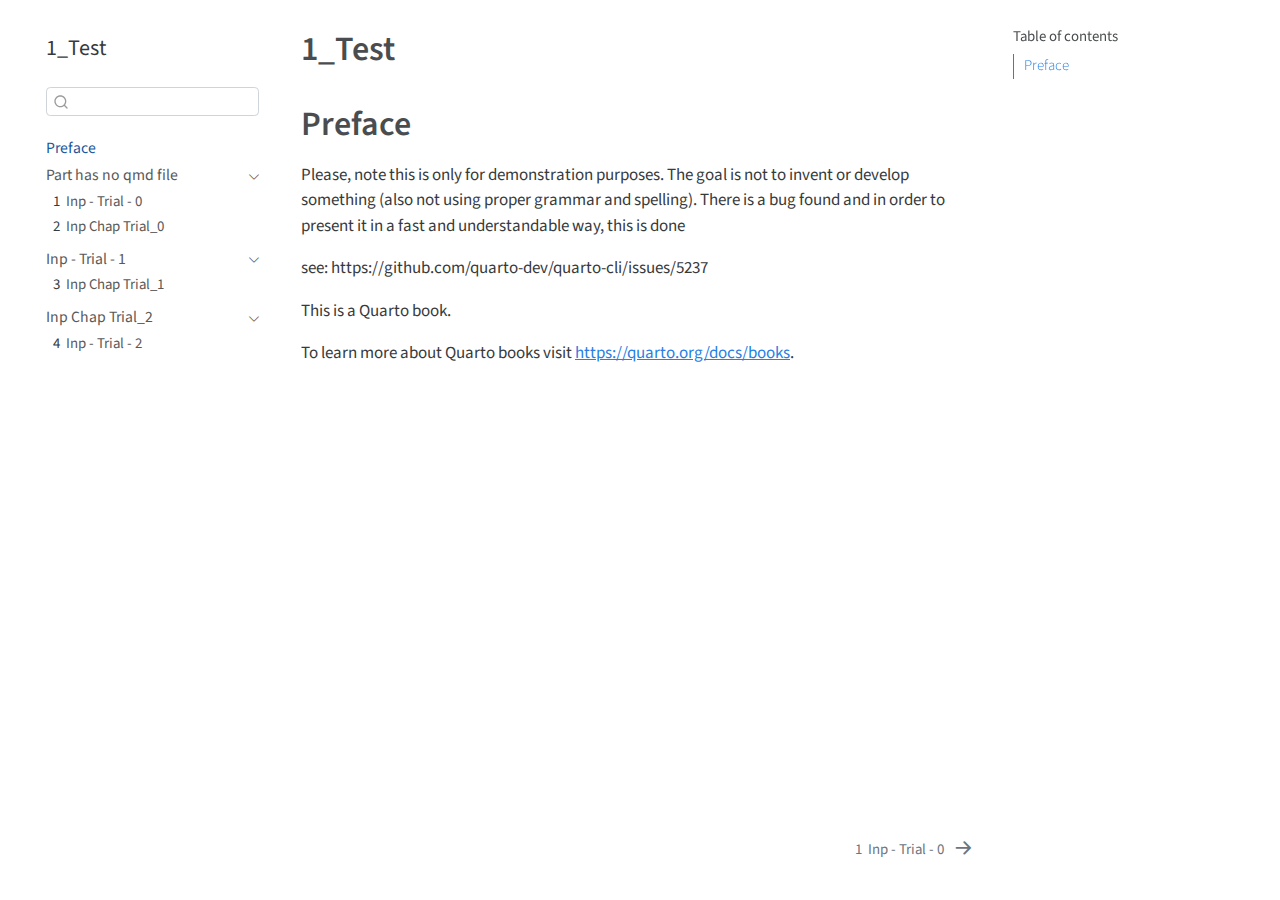
<file: index.html>
<!DOCTYPE html>
<html xmlns="http://www.w3.org/1999/xhtml" lang="en" xml:lang="en"><head>

<meta charset="utf-8">
<meta name="generator" content="quarto-1.3.340">

<meta name="viewport" content="width=device-width, initial-scale=1.0, user-scalable=yes">


<title>1_Test</title>
<style>
code{white-space: pre-wrap;}
span.smallcaps{font-variant: small-caps;}
div.columns{display: flex; gap: min(4vw, 1.5em);}
div.column{flex: auto; overflow-x: auto;}
div.hanging-indent{margin-left: 1.5em; text-indent: -1.5em;}
ul.task-list{list-style: none;}
ul.task-list li input[type="checkbox"] {
  width: 0.8em;
  margin: 0 0.8em 0.2em -1em; /* quarto-specific, see https://github.com/quarto-dev/quarto-cli/issues/4556 */ 
  vertical-align: middle;
}
</style>


<script src="site_libs/quarto-nav/quarto-nav.js"></script>
<script src="site_libs/quarto-nav/headroom.min.js"></script>
<script src="site_libs/clipboard/clipboard.min.js"></script>
<script src="site_libs/quarto-search/autocomplete.umd.js"></script>
<script src="site_libs/quarto-search/fuse.min.js"></script>
<script src="site_libs/quarto-search/quarto-search.js"></script>
<meta name="quarto:offset" content="./">
<link href="./0_Trial/0_Trials.html" rel="next">
<script src="site_libs/quarto-html/quarto.js"></script>
<script src="site_libs/quarto-html/popper.min.js"></script>
<script src="site_libs/quarto-html/tippy.umd.min.js"></script>
<script src="site_libs/quarto-html/anchor.min.js"></script>
<link href="site_libs/quarto-html/tippy.css" rel="stylesheet">
<link href="site_libs/quarto-html/quarto-syntax-highlighting.css" rel="stylesheet" id="quarto-text-highlighting-styles">
<script src="site_libs/bootstrap/bootstrap.min.js"></script>
<link href="site_libs/bootstrap/bootstrap-icons.css" rel="stylesheet">
<link href="site_libs/bootstrap/bootstrap.min.css" rel="stylesheet" id="quarto-bootstrap" data-mode="light">
<script id="quarto-search-options" type="application/json">{
  "location": "sidebar",
  "copy-button": false,
  "collapse-after": 3,
  "panel-placement": "start",
  "type": "textbox",
  "limit": 20,
  "language": {
    "search-no-results-text": "No results",
    "search-matching-documents-text": "matching documents",
    "search-copy-link-title": "Copy link to search",
    "search-hide-matches-text": "Hide additional matches",
    "search-more-match-text": "more match in this document",
    "search-more-matches-text": "more matches in this document",
    "search-clear-button-title": "Clear",
    "search-detached-cancel-button-title": "Cancel",
    "search-submit-button-title": "Submit"
  }
}</script>


</head>

<body class="nav-sidebar floating">

<div id="quarto-search-results"></div>
  <header id="quarto-header" class="headroom fixed-top">
  <nav class="quarto-secondary-nav">
    <div class="container-fluid d-flex">
      <button type="button" class="quarto-btn-toggle btn" data-bs-toggle="collapse" data-bs-target="#quarto-sidebar,#quarto-sidebar-glass" aria-controls="quarto-sidebar" aria-expanded="false" aria-label="Toggle sidebar navigation" onclick="if (window.quartoToggleHeadroom) { window.quartoToggleHeadroom(); }">
        <i class="bi bi-layout-text-sidebar-reverse"></i>
      </button>
      <nav class="quarto-page-breadcrumbs" aria-label="breadcrumb"><ol class="breadcrumb"><li class="breadcrumb-item"><a href="./index.html">Preface</a></li></ol></nav>
      <a class="flex-grow-1" role="button" data-bs-toggle="collapse" data-bs-target="#quarto-sidebar,#quarto-sidebar-glass" aria-controls="quarto-sidebar" aria-expanded="false" aria-label="Toggle sidebar navigation" onclick="if (window.quartoToggleHeadroom) { window.quartoToggleHeadroom(); }">      
      </a>
      <button type="button" class="btn quarto-search-button" aria-label="Search" onclick="window.quartoOpenSearch();">
        <i class="bi bi-search"></i>
      </button>
    </div>
  </nav>
</header>
<!-- content -->
<div id="quarto-content" class="quarto-container page-columns page-rows-contents page-layout-article">
<!-- sidebar -->
  <nav id="quarto-sidebar" class="sidebar collapse collapse-horizontal sidebar-navigation floating overflow-auto">
    <div class="pt-lg-2 mt-2 text-left sidebar-header">
    <div class="sidebar-title mb-0 py-0">
      <a href="./">1_Test</a> 
    </div>
      </div>
        <div class="mt-2 flex-shrink-0 align-items-center">
        <div class="sidebar-search">
        <div id="quarto-search" class="" title="Search"></div>
        </div>
        </div>
    <div class="sidebar-menu-container"> 
    <ul class="list-unstyled mt-1">
        <li class="sidebar-item">
  <div class="sidebar-item-container"> 
  <a href="./index.html" class="sidebar-item-text sidebar-link active">
 <span class="menu-text">Preface</span></a>
  </div>
</li>
        <li class="sidebar-item sidebar-item-section">
      <div class="sidebar-item-container"> 
            <a class="sidebar-item-text sidebar-link text-start" data-bs-toggle="collapse" data-bs-target="#quarto-sidebar-section-1" aria-expanded="true">
 <span class="menu-text">Part has no qmd file</span></a>
          <a class="sidebar-item-toggle text-start" data-bs-toggle="collapse" data-bs-target="#quarto-sidebar-section-1" aria-expanded="true" aria-label="Toggle section">
            <i class="bi bi-chevron-right ms-2"></i>
          </a> 
      </div>
      <ul id="quarto-sidebar-section-1" class="collapse list-unstyled sidebar-section depth1 show">  
          <li class="sidebar-item">
  <div class="sidebar-item-container"> 
  <a href="./0_Trial/0_Trials.html" class="sidebar-item-text sidebar-link">
 <span class="menu-text"><span class="chapter-number">1</span>&nbsp; <span class="chapter-title">Inp - Trial - 0</span></span></a>
  </div>
</li>
          <li class="sidebar-item">
  <div class="sidebar-item-container"> 
  <a href="./0_Trial/1_Introduction.html" class="sidebar-item-text sidebar-link">
 <span class="menu-text"><span class="chapter-number">2</span>&nbsp; <span class="chapter-title">Inp Chap Trial_0</span></span></a>
  </div>
</li>
      </ul>
  </li>
        <li class="sidebar-item sidebar-item-section">
      <div class="sidebar-item-container"> 
            <a href="./1_Trial/0_Trials.html" class="sidebar-item-text sidebar-link">
 <span class="menu-text">Inp - Trial - 1</span></a>
          <a class="sidebar-item-toggle text-start" data-bs-toggle="collapse" data-bs-target="#quarto-sidebar-section-2" aria-expanded="true" aria-label="Toggle section">
            <i class="bi bi-chevron-right ms-2"></i>
          </a> 
      </div>
      <ul id="quarto-sidebar-section-2" class="collapse list-unstyled sidebar-section depth1 show">  
          <li class="sidebar-item">
  <div class="sidebar-item-container"> 
  <a href="./1_Trial/1_Introduction.html" class="sidebar-item-text sidebar-link">
 <span class="menu-text"><span class="chapter-number">3</span>&nbsp; <span class="chapter-title">Inp Chap Trial_1</span></span></a>
  </div>
</li>
      </ul>
  </li>
        <li class="sidebar-item sidebar-item-section">
      <div class="sidebar-item-container"> 
            <a href="./2_Trial/1_Introduction.html" class="sidebar-item-text sidebar-link">
 <span class="menu-text">Inp Chap Trial_2</span></a>
          <a class="sidebar-item-toggle text-start" data-bs-toggle="collapse" data-bs-target="#quarto-sidebar-section-3" aria-expanded="true" aria-label="Toggle section">
            <i class="bi bi-chevron-right ms-2"></i>
          </a> 
      </div>
      <ul id="quarto-sidebar-section-3" class="collapse list-unstyled sidebar-section depth1 show">  
          <li class="sidebar-item">
  <div class="sidebar-item-container"> 
  <a href="./2_Trial/0_Trials.html" class="sidebar-item-text sidebar-link">
 <span class="menu-text"><span class="chapter-number">4</span>&nbsp; <span class="chapter-title">Inp - Trial - 2</span></span></a>
  </div>
</li>
      </ul>
  </li>
    </ul>
    </div>
</nav>
<div id="quarto-sidebar-glass" data-bs-toggle="collapse" data-bs-target="#quarto-sidebar,#quarto-sidebar-glass"></div>
<!-- margin-sidebar -->
    <div id="quarto-margin-sidebar" class="sidebar margin-sidebar">
        <nav id="TOC" role="doc-toc" class="toc-active">
    <h2 id="toc-title">Table of contents</h2>
   
  <ul>
  <li><a href="#preface" id="toc-preface" class="nav-link active" data-scroll-target="#preface">Preface</a></li>
  </ul>
</nav>
    </div>
<!-- main -->
<main class="content" id="quarto-document-content">

<header id="title-block-header" class="quarto-title-block default">
<div class="quarto-title">
<h1 class="title">1_Test</h1>
</div>



<div class="quarto-title-meta">

    
  
    
  </div>
  

</header>

<section id="preface" class="level1 unnumbered">
<h1 class="unnumbered">Preface</h1>
<p>Please, note this is only for demonstration purposes. The goal is not to invent or develop something (also not using proper grammar and spelling). There is a bug found and in order to present it in a fast and understandable way, this is done</p>
<p>see: https://github.com/quarto-dev/quarto-cli/issues/5237</p>
<p>This is a Quarto book.</p>
<p>To learn more about Quarto books visit <a href="https://quarto.org/docs/books" class="uri">https://quarto.org/docs/books</a>.</p>


</section>

</main> <!-- /main -->
<script id="quarto-html-after-body" type="application/javascript">
window.document.addEventListener("DOMContentLoaded", function (event) {
  const toggleBodyColorMode = (bsSheetEl) => {
    const mode = bsSheetEl.getAttribute("data-mode");
    const bodyEl = window.document.querySelector("body");
    if (mode === "dark") {
      bodyEl.classList.add("quarto-dark");
      bodyEl.classList.remove("quarto-light");
    } else {
      bodyEl.classList.add("quarto-light");
      bodyEl.classList.remove("quarto-dark");
    }
  }
  const toggleBodyColorPrimary = () => {
    const bsSheetEl = window.document.querySelector("link#quarto-bootstrap");
    if (bsSheetEl) {
      toggleBodyColorMode(bsSheetEl);
    }
  }
  toggleBodyColorPrimary();  
  const icon = "";
  const anchorJS = new window.AnchorJS();
  anchorJS.options = {
    placement: 'right',
    icon: icon
  };
  anchorJS.add('.anchored');
  const isCodeAnnotation = (el) => {
    for (const clz of el.classList) {
      if (clz.startsWith('code-annotation-')) {                     
        return true;
      }
    }
    return false;
  }
  const clipboard = new window.ClipboardJS('.code-copy-button', {
    text: function(trigger) {
      const codeEl = trigger.previousElementSibling.cloneNode(true);
      for (const childEl of codeEl.children) {
        if (isCodeAnnotation(childEl)) {
          childEl.remove();
        }
      }
      return codeEl.innerText;
    }
  });
  clipboard.on('success', function(e) {
    // button target
    const button = e.trigger;
    // don't keep focus
    button.blur();
    // flash "checked"
    button.classList.add('code-copy-button-checked');
    var currentTitle = button.getAttribute("title");
    button.setAttribute("title", "Copied!");
    let tooltip;
    if (window.bootstrap) {
      button.setAttribute("data-bs-toggle", "tooltip");
      button.setAttribute("data-bs-placement", "left");
      button.setAttribute("data-bs-title", "Copied!");
      tooltip = new bootstrap.Tooltip(button, 
        { trigger: "manual", 
          customClass: "code-copy-button-tooltip",
          offset: [0, -8]});
      tooltip.show();    
    }
    setTimeout(function() {
      if (tooltip) {
        tooltip.hide();
        button.removeAttribute("data-bs-title");
        button.removeAttribute("data-bs-toggle");
        button.removeAttribute("data-bs-placement");
      }
      button.setAttribute("title", currentTitle);
      button.classList.remove('code-copy-button-checked');
    }, 1000);
    // clear code selection
    e.clearSelection();
  });
  function tippyHover(el, contentFn) {
    const config = {
      allowHTML: true,
      content: contentFn,
      maxWidth: 500,
      delay: 100,
      arrow: false,
      appendTo: function(el) {
          return el.parentElement;
      },
      interactive: true,
      interactiveBorder: 10,
      theme: 'quarto',
      placement: 'bottom-start'
    };
    window.tippy(el, config); 
  }
  const noterefs = window.document.querySelectorAll('a[role="doc-noteref"]');
  for (var i=0; i<noterefs.length; i++) {
    const ref = noterefs[i];
    tippyHover(ref, function() {
      // use id or data attribute instead here
      let href = ref.getAttribute('data-footnote-href') || ref.getAttribute('href');
      try { href = new URL(href).hash; } catch {}
      const id = href.replace(/^#\/?/, "");
      const note = window.document.getElementById(id);
      return note.innerHTML;
    });
  }
      let selectedAnnoteEl;
      const selectorForAnnotation = ( cell, annotation) => {
        let cellAttr = 'data-code-cell="' + cell + '"';
        let lineAttr = 'data-code-annotation="' +  annotation + '"';
        const selector = 'span[' + cellAttr + '][' + lineAttr + ']';
        return selector;
      }
      const selectCodeLines = (annoteEl) => {
        const doc = window.document;
        const targetCell = annoteEl.getAttribute("data-target-cell");
        const targetAnnotation = annoteEl.getAttribute("data-target-annotation");
        const annoteSpan = window.document.querySelector(selectorForAnnotation(targetCell, targetAnnotation));
        const lines = annoteSpan.getAttribute("data-code-lines").split(",");
        const lineIds = lines.map((line) => {
          return targetCell + "-" + line;
        })
        let top = null;
        let height = null;
        let parent = null;
        if (lineIds.length > 0) {
            //compute the position of the single el (top and bottom and make a div)
            const el = window.document.getElementById(lineIds[0]);
            top = el.offsetTop;
            height = el.offsetHeight;
            parent = el.parentElement.parentElement;
          if (lineIds.length > 1) {
            const lastEl = window.document.getElementById(lineIds[lineIds.length - 1]);
            const bottom = lastEl.offsetTop + lastEl.offsetHeight;
            height = bottom - top;
          }
          if (top !== null && height !== null && parent !== null) {
            // cook up a div (if necessary) and position it 
            let div = window.document.getElementById("code-annotation-line-highlight");
            if (div === null) {
              div = window.document.createElement("div");
              div.setAttribute("id", "code-annotation-line-highlight");
              div.style.position = 'absolute';
              parent.appendChild(div);
            }
            div.style.top = top - 2 + "px";
            div.style.height = height + 4 + "px";
            let gutterDiv = window.document.getElementById("code-annotation-line-highlight-gutter");
            if (gutterDiv === null) {
              gutterDiv = window.document.createElement("div");
              gutterDiv.setAttribute("id", "code-annotation-line-highlight-gutter");
              gutterDiv.style.position = 'absolute';
              const codeCell = window.document.getElementById(targetCell);
              const gutter = codeCell.querySelector('.code-annotation-gutter');
              gutter.appendChild(gutterDiv);
            }
            gutterDiv.style.top = top - 2 + "px";
            gutterDiv.style.height = height + 4 + "px";
          }
          selectedAnnoteEl = annoteEl;
        }
      };
      const unselectCodeLines = () => {
        const elementsIds = ["code-annotation-line-highlight", "code-annotation-line-highlight-gutter"];
        elementsIds.forEach((elId) => {
          const div = window.document.getElementById(elId);
          if (div) {
            div.remove();
          }
        });
        selectedAnnoteEl = undefined;
      };
      // Attach click handler to the DT
      const annoteDls = window.document.querySelectorAll('dt[data-target-cell]');
      for (const annoteDlNode of annoteDls) {
        annoteDlNode.addEventListener('click', (event) => {
          const clickedEl = event.target;
          if (clickedEl !== selectedAnnoteEl) {
            unselectCodeLines();
            const activeEl = window.document.querySelector('dt[data-target-cell].code-annotation-active');
            if (activeEl) {
              activeEl.classList.remove('code-annotation-active');
            }
            selectCodeLines(clickedEl);
            clickedEl.classList.add('code-annotation-active');
          } else {
            // Unselect the line
            unselectCodeLines();
            clickedEl.classList.remove('code-annotation-active');
          }
        });
      }
  const findCites = (el) => {
    const parentEl = el.parentElement;
    if (parentEl) {
      const cites = parentEl.dataset.cites;
      if (cites) {
        return {
          el,
          cites: cites.split(' ')
        };
      } else {
        return findCites(el.parentElement)
      }
    } else {
      return undefined;
    }
  };
  var bibliorefs = window.document.querySelectorAll('a[role="doc-biblioref"]');
  for (var i=0; i<bibliorefs.length; i++) {
    const ref = bibliorefs[i];
    const citeInfo = findCites(ref);
    if (citeInfo) {
      tippyHover(citeInfo.el, function() {
        var popup = window.document.createElement('div');
        citeInfo.cites.forEach(function(cite) {
          var citeDiv = window.document.createElement('div');
          citeDiv.classList.add('hanging-indent');
          citeDiv.classList.add('csl-entry');
          var biblioDiv = window.document.getElementById('ref-' + cite);
          if (biblioDiv) {
            citeDiv.innerHTML = biblioDiv.innerHTML;
          }
          popup.appendChild(citeDiv);
        });
        return popup.innerHTML;
      });
    }
  }
});
</script>
<nav class="page-navigation">
  <div class="nav-page nav-page-previous">
  </div>
  <div class="nav-page nav-page-next">
      <a href="./0_Trial/0_Trials.html" class="pagination-link">
        <span class="nav-page-text"><span class="chapter-number">1</span>&nbsp; <span class="chapter-title">Inp - Trial - 0</span></span> <i class="bi bi-arrow-right-short"></i>
      </a>
  </div>
</nav>
</div> <!-- /content -->



</body></html>
</file>
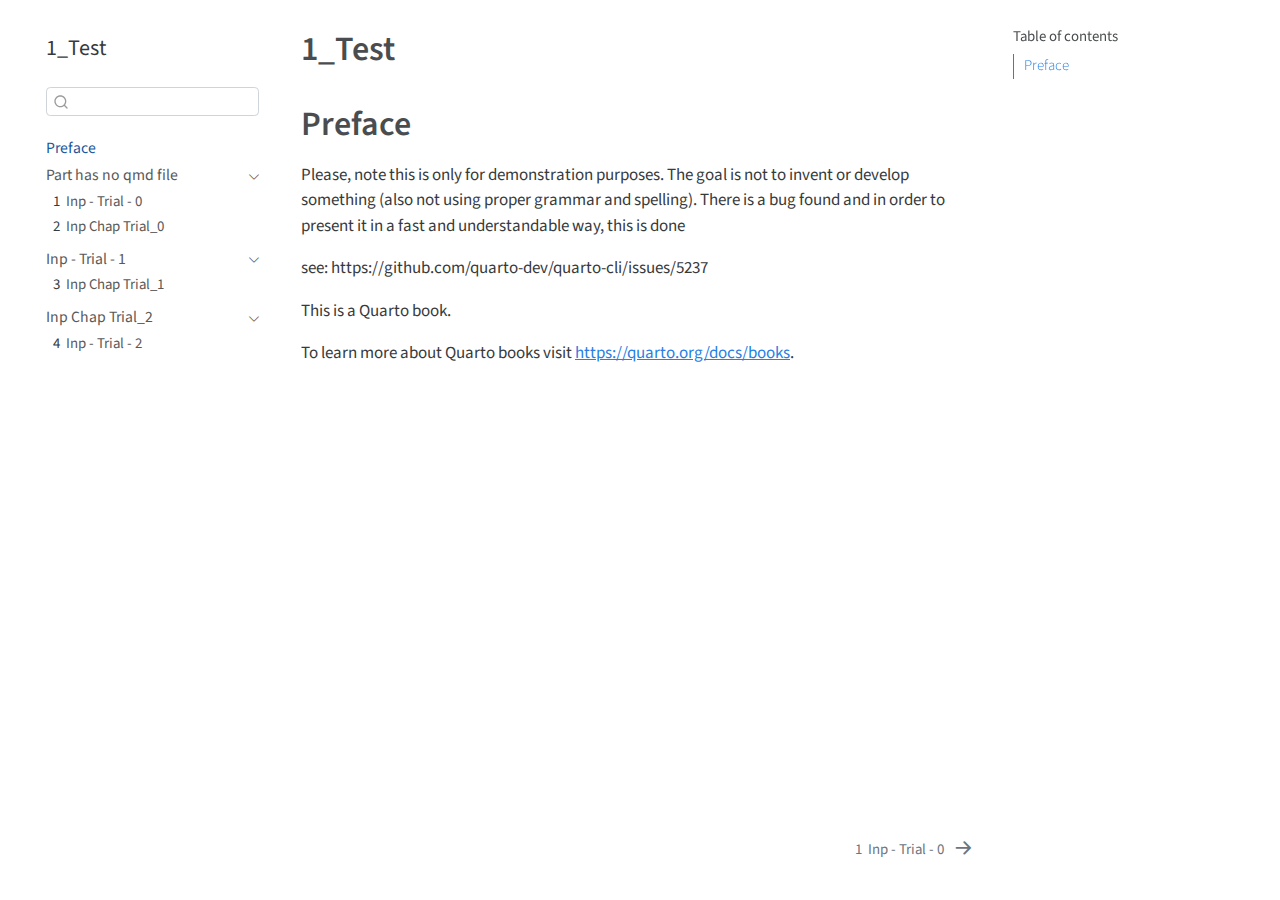
<file: _book/index.html>
<!DOCTYPE html>
<html xmlns="http://www.w3.org/1999/xhtml" lang="en" xml:lang="en"><head>

<meta charset="utf-8">
<meta name="generator" content="quarto-1.3.333">

<meta name="viewport" content="width=device-width, initial-scale=1.0, user-scalable=yes">


<title>1_Test</title>
<style>
code{white-space: pre-wrap;}
span.smallcaps{font-variant: small-caps;}
div.columns{display: flex; gap: min(4vw, 1.5em);}
div.column{flex: auto; overflow-x: auto;}
div.hanging-indent{margin-left: 1.5em; text-indent: -1.5em;}
ul.task-list{list-style: none;}
ul.task-list li input[type="checkbox"] {
  width: 0.8em;
  margin: 0 0.8em 0.2em -1em; /* quarto-specific, see https://github.com/quarto-dev/quarto-cli/issues/4556 */ 
  vertical-align: middle;
}
</style>


<script src="site_libs/quarto-nav/quarto-nav.js"></script>
<script src="site_libs/quarto-nav/headroom.min.js"></script>
<script src="site_libs/clipboard/clipboard.min.js"></script>
<script src="site_libs/quarto-search/autocomplete.umd.js"></script>
<script src="site_libs/quarto-search/fuse.min.js"></script>
<script src="site_libs/quarto-search/quarto-search.js"></script>
<meta name="quarto:offset" content="./">
<link href="./0_Trial/0_Trials.html" rel="next">
<script src="site_libs/quarto-html/quarto.js"></script>
<script src="site_libs/quarto-html/popper.min.js"></script>
<script src="site_libs/quarto-html/tippy.umd.min.js"></script>
<script src="site_libs/quarto-html/anchor.min.js"></script>
<link href="site_libs/quarto-html/tippy.css" rel="stylesheet">
<link href="site_libs/quarto-html/quarto-syntax-highlighting.css" rel="stylesheet" id="quarto-text-highlighting-styles">
<script src="site_libs/bootstrap/bootstrap.min.js"></script>
<link href="site_libs/bootstrap/bootstrap-icons.css" rel="stylesheet">
<link href="site_libs/bootstrap/bootstrap.min.css" rel="stylesheet" id="quarto-bootstrap" data-mode="light">
<script id="quarto-search-options" type="application/json">{
  "location": "sidebar",
  "copy-button": false,
  "collapse-after": 3,
  "panel-placement": "start",
  "type": "textbox",
  "limit": 20,
  "language": {
    "search-no-results-text": "No results",
    "search-matching-documents-text": "matching documents",
    "search-copy-link-title": "Copy link to search",
    "search-hide-matches-text": "Hide additional matches",
    "search-more-match-text": "more match in this document",
    "search-more-matches-text": "more matches in this document",
    "search-clear-button-title": "Clear",
    "search-detached-cancel-button-title": "Cancel",
    "search-submit-button-title": "Submit"
  }
}</script>


</head>

<body class="nav-sidebar floating">

<div id="quarto-search-results"></div>
  <header id="quarto-header" class="headroom fixed-top">
  <nav class="quarto-secondary-nav">
    <div class="container-fluid d-flex">
      <button type="button" class="quarto-btn-toggle btn" data-bs-toggle="collapse" data-bs-target="#quarto-sidebar,#quarto-sidebar-glass" aria-controls="quarto-sidebar" aria-expanded="false" aria-label="Toggle sidebar navigation" onclick="if (window.quartoToggleHeadroom) { window.quartoToggleHeadroom(); }">
        <i class="bi bi-layout-text-sidebar-reverse"></i>
      </button>
      <nav class="quarto-page-breadcrumbs" aria-label="breadcrumb"><ol class="breadcrumb"><li class="breadcrumb-item"><a href="./index.html">Preface</a></li></ol></nav>
      <a class="flex-grow-1" role="button" data-bs-toggle="collapse" data-bs-target="#quarto-sidebar,#quarto-sidebar-glass" aria-controls="quarto-sidebar" aria-expanded="false" aria-label="Toggle sidebar navigation" onclick="if (window.quartoToggleHeadroom) { window.quartoToggleHeadroom(); }">      
      </a>
      <button type="button" class="btn quarto-search-button" aria-label="Search" onclick="window.quartoOpenSearch();">
        <i class="bi bi-search"></i>
      </button>
    </div>
  </nav>
</header>
<!-- content -->
<div id="quarto-content" class="quarto-container page-columns page-rows-contents page-layout-article">
<!-- sidebar -->
  <nav id="quarto-sidebar" class="sidebar collapse collapse-horizontal sidebar-navigation floating overflow-auto">
    <div class="pt-lg-2 mt-2 text-left sidebar-header">
    <div class="sidebar-title mb-0 py-0">
      <a href="./">1_Test</a> 
    </div>
      </div>
        <div class="mt-2 flex-shrink-0 align-items-center">
        <div class="sidebar-search">
        <div id="quarto-search" class="" title="Search"></div>
        </div>
        </div>
    <div class="sidebar-menu-container"> 
    <ul class="list-unstyled mt-1">
        <li class="sidebar-item">
  <div class="sidebar-item-container"> 
  <a href="./index.html" class="sidebar-item-text sidebar-link active">
 <span class="menu-text">Preface</span></a>
  </div>
</li>
        <li class="sidebar-item sidebar-item-section">
      <div class="sidebar-item-container"> 
            <a class="sidebar-item-text sidebar-link text-start" data-bs-toggle="collapse" data-bs-target="#quarto-sidebar-section-1" aria-expanded="true">
 <span class="menu-text">Part has no qmd file</span></a>
          <a class="sidebar-item-toggle text-start" data-bs-toggle="collapse" data-bs-target="#quarto-sidebar-section-1" aria-expanded="true" aria-label="Toggle section">
            <i class="bi bi-chevron-right ms-2"></i>
          </a> 
      </div>
      <ul id="quarto-sidebar-section-1" class="collapse list-unstyled sidebar-section depth1 show">  
          <li class="sidebar-item">
  <div class="sidebar-item-container"> 
  <a href="./0_Trial/0_Trials.html" class="sidebar-item-text sidebar-link">
 <span class="menu-text"><span class="chapter-number">1</span>&nbsp; <span class="chapter-title">Inp - Trial - 0</span></span></a>
  </div>
</li>
          <li class="sidebar-item">
  <div class="sidebar-item-container"> 
  <a href="./0_Trial/1_Introduction.html" class="sidebar-item-text sidebar-link">
 <span class="menu-text"><span class="chapter-number">2</span>&nbsp; <span class="chapter-title">Inp Chap Trial_0</span></span></a>
  </div>
</li>
      </ul>
  </li>
        <li class="sidebar-item sidebar-item-section">
      <div class="sidebar-item-container"> 
            <a href="./1_Trial/0_Trials.html" class="sidebar-item-text sidebar-link">
 <span class="menu-text">Inp - Trial - 1</span></a>
          <a class="sidebar-item-toggle text-start" data-bs-toggle="collapse" data-bs-target="#quarto-sidebar-section-2" aria-expanded="true" aria-label="Toggle section">
            <i class="bi bi-chevron-right ms-2"></i>
          </a> 
      </div>
      <ul id="quarto-sidebar-section-2" class="collapse list-unstyled sidebar-section depth1 show">  
          <li class="sidebar-item">
  <div class="sidebar-item-container"> 
  <a href="./1_Trial/1_Introduction.html" class="sidebar-item-text sidebar-link">
 <span class="menu-text"><span class="chapter-number">3</span>&nbsp; <span class="chapter-title">Inp Chap Trial_1</span></span></a>
  </div>
</li>
      </ul>
  </li>
        <li class="sidebar-item sidebar-item-section">
      <div class="sidebar-item-container"> 
            <a href="./2_Trial/1_Introduction.html" class="sidebar-item-text sidebar-link">
 <span class="menu-text">Inp Chap Trial_2</span></a>
          <a class="sidebar-item-toggle text-start" data-bs-toggle="collapse" data-bs-target="#quarto-sidebar-section-3" aria-expanded="true" aria-label="Toggle section">
            <i class="bi bi-chevron-right ms-2"></i>
          </a> 
      </div>
      <ul id="quarto-sidebar-section-3" class="collapse list-unstyled sidebar-section depth1 show">  
          <li class="sidebar-item">
  <div class="sidebar-item-container"> 
  <a href="./2_Trial/0_Trials.html" class="sidebar-item-text sidebar-link">
 <span class="menu-text"><span class="chapter-number">4</span>&nbsp; <span class="chapter-title">Inp - Trial - 2</span></span></a>
  </div>
</li>
      </ul>
  </li>
    </ul>
    </div>
</nav>
<div id="quarto-sidebar-glass" data-bs-toggle="collapse" data-bs-target="#quarto-sidebar,#quarto-sidebar-glass"></div>
<!-- margin-sidebar -->
    <div id="quarto-margin-sidebar" class="sidebar margin-sidebar">
        <nav id="TOC" role="doc-toc" class="toc-active">
    <h2 id="toc-title">Table of contents</h2>
   
  <ul>
  <li><a href="#preface" id="toc-preface" class="nav-link active" data-scroll-target="#preface">Preface</a></li>
  </ul>
</nav>
    </div>
<!-- main -->
<main class="content" id="quarto-document-content">

<header id="title-block-header" class="quarto-title-block default">
<div class="quarto-title">
<h1 class="title">1_Test</h1>
</div>



<div class="quarto-title-meta">

    
  
    
  </div>
  

</header>

<section id="preface" class="level1 unnumbered">
<h1 class="unnumbered">Preface</h1>
<p>Please, note this is only for demonstration purposes. The goal is not to invent or develop something (also not using proper grammar and spelling). There is a bug found and in order to present it in a fast and understandable way, this is done</p>
<p>see: https://github.com/quarto-dev/quarto-cli/issues/5237</p>
<p>This is a Quarto book.</p>
<p>To learn more about Quarto books visit <a href="https://quarto.org/docs/books" class="uri">https://quarto.org/docs/books</a>.</p>


</section>

</main> <!-- /main -->
<script id="quarto-html-after-body" type="application/javascript">
window.document.addEventListener("DOMContentLoaded", function (event) {
  const toggleBodyColorMode = (bsSheetEl) => {
    const mode = bsSheetEl.getAttribute("data-mode");
    const bodyEl = window.document.querySelector("body");
    if (mode === "dark") {
      bodyEl.classList.add("quarto-dark");
      bodyEl.classList.remove("quarto-light");
    } else {
      bodyEl.classList.add("quarto-light");
      bodyEl.classList.remove("quarto-dark");
    }
  }
  const toggleBodyColorPrimary = () => {
    const bsSheetEl = window.document.querySelector("link#quarto-bootstrap");
    if (bsSheetEl) {
      toggleBodyColorMode(bsSheetEl);
    }
  }
  toggleBodyColorPrimary();  
  const icon = "";
  const anchorJS = new window.AnchorJS();
  anchorJS.options = {
    placement: 'right',
    icon: icon
  };
  anchorJS.add('.anchored');
  const isCodeAnnotation = (el) => {
    for (const clz of el.classList) {
      if (clz.startsWith('code-annotation-')) {                     
        return true;
      }
    }
    return false;
  }
  const clipboard = new window.ClipboardJS('.code-copy-button', {
    text: function(trigger) {
      const codeEl = trigger.previousElementSibling.cloneNode(true);
      for (const childEl of codeEl.children) {
        if (isCodeAnnotation(childEl)) {
          childEl.remove();
        }
      }
      return codeEl.innerText;
    }
  });
  clipboard.on('success', function(e) {
    // button target
    const button = e.trigger;
    // don't keep focus
    button.blur();
    // flash "checked"
    button.classList.add('code-copy-button-checked');
    var currentTitle = button.getAttribute("title");
    button.setAttribute("title", "Copied!");
    let tooltip;
    if (window.bootstrap) {
      button.setAttribute("data-bs-toggle", "tooltip");
      button.setAttribute("data-bs-placement", "left");
      button.setAttribute("data-bs-title", "Copied!");
      tooltip = new bootstrap.Tooltip(button, 
        { trigger: "manual", 
          customClass: "code-copy-button-tooltip",
          offset: [0, -8]});
      tooltip.show();    
    }
    setTimeout(function() {
      if (tooltip) {
        tooltip.hide();
        button.removeAttribute("data-bs-title");
        button.removeAttribute("data-bs-toggle");
        button.removeAttribute("data-bs-placement");
      }
      button.setAttribute("title", currentTitle);
      button.classList.remove('code-copy-button-checked');
    }, 1000);
    // clear code selection
    e.clearSelection();
  });
  function tippyHover(el, contentFn) {
    const config = {
      allowHTML: true,
      content: contentFn,
      maxWidth: 500,
      delay: 100,
      arrow: false,
      appendTo: function(el) {
          return el.parentElement;
      },
      interactive: true,
      interactiveBorder: 10,
      theme: 'quarto',
      placement: 'bottom-start'
    };
    window.tippy(el, config); 
  }
  const noterefs = window.document.querySelectorAll('a[role="doc-noteref"]');
  for (var i=0; i<noterefs.length; i++) {
    const ref = noterefs[i];
    tippyHover(ref, function() {
      // use id or data attribute instead here
      let href = ref.getAttribute('data-footnote-href') || ref.getAttribute('href');
      try { href = new URL(href).hash; } catch {}
      const id = href.replace(/^#\/?/, "");
      const note = window.document.getElementById(id);
      return note.innerHTML;
    });
  }
      let selectedAnnoteEl;
      const selectorForAnnotation = ( cell, annotation) => {
        let cellAttr = 'data-code-cell="' + cell + '"';
        let lineAttr = 'data-code-annotation="' +  annotation + '"';
        const selector = 'span[' + cellAttr + '][' + lineAttr + ']';
        return selector;
      }
      const selectCodeLines = (annoteEl) => {
        const doc = window.document;
        const targetCell = annoteEl.getAttribute("data-target-cell");
        const targetAnnotation = annoteEl.getAttribute("data-target-annotation");
        const annoteSpan = window.document.querySelector(selectorForAnnotation(targetCell, targetAnnotation));
        const lines = annoteSpan.getAttribute("data-code-lines").split(",");
        const lineIds = lines.map((line) => {
          return targetCell + "-" + line;
        })
        let top = null;
        let height = null;
        let parent = null;
        if (lineIds.length > 0) {
            //compute the position of the single el (top and bottom and make a div)
            const el = window.document.getElementById(lineIds[0]);
            top = el.offsetTop;
            height = el.offsetHeight;
            parent = el.parentElement.parentElement;
          if (lineIds.length > 1) {
            const lastEl = window.document.getElementById(lineIds[lineIds.length - 1]);
            const bottom = lastEl.offsetTop + lastEl.offsetHeight;
            height = bottom - top;
          }
          if (top !== null && height !== null && parent !== null) {
            // cook up a div (if necessary) and position it 
            let div = window.document.getElementById("code-annotation-line-highlight");
            if (div === null) {
              div = window.document.createElement("div");
              div.setAttribute("id", "code-annotation-line-highlight");
              div.style.position = 'absolute';
              parent.appendChild(div);
            }
            div.style.top = top - 2 + "px";
            div.style.height = height + 4 + "px";
            let gutterDiv = window.document.getElementById("code-annotation-line-highlight-gutter");
            if (gutterDiv === null) {
              gutterDiv = window.document.createElement("div");
              gutterDiv.setAttribute("id", "code-annotation-line-highlight-gutter");
              gutterDiv.style.position = 'absolute';
              const codeCell = window.document.getElementById(targetCell);
              const gutter = codeCell.querySelector('.code-annotation-gutter');
              gutter.appendChild(gutterDiv);
            }
            gutterDiv.style.top = top - 2 + "px";
            gutterDiv.style.height = height + 4 + "px";
          }
          selectedAnnoteEl = annoteEl;
        }
      };
      const unselectCodeLines = () => {
        const elementsIds = ["code-annotation-line-highlight", "code-annotation-line-highlight-gutter"];
        elementsIds.forEach((elId) => {
          const div = window.document.getElementById(elId);
          if (div) {
            div.remove();
          }
        });
        selectedAnnoteEl = undefined;
      };
      // Attach click handler to the DT
      const annoteDls = window.document.querySelectorAll('dt[data-target-cell]');
      for (const annoteDlNode of annoteDls) {
        annoteDlNode.addEventListener('click', (event) => {
          const clickedEl = event.target;
          if (clickedEl !== selectedAnnoteEl) {
            unselectCodeLines();
            const activeEl = window.document.querySelector('dt[data-target-cell].code-annotation-active');
            if (activeEl) {
              activeEl.classList.remove('code-annotation-active');
            }
            selectCodeLines(clickedEl);
            clickedEl.classList.add('code-annotation-active');
          } else {
            // Unselect the line
            unselectCodeLines();
            clickedEl.classList.remove('code-annotation-active');
          }
        });
      }
  const findCites = (el) => {
    const parentEl = el.parentElement;
    if (parentEl) {
      const cites = parentEl.dataset.cites;
      if (cites) {
        return {
          el,
          cites: cites.split(' ')
        };
      } else {
        return findCites(el.parentElement)
      }
    } else {
      return undefined;
    }
  };
  var bibliorefs = window.document.querySelectorAll('a[role="doc-biblioref"]');
  for (var i=0; i<bibliorefs.length; i++) {
    const ref = bibliorefs[i];
    const citeInfo = findCites(ref);
    if (citeInfo) {
      tippyHover(citeInfo.el, function() {
        var popup = window.document.createElement('div');
        citeInfo.cites.forEach(function(cite) {
          var citeDiv = window.document.createElement('div');
          citeDiv.classList.add('hanging-indent');
          citeDiv.classList.add('csl-entry');
          var biblioDiv = window.document.getElementById('ref-' + cite);
          if (biblioDiv) {
            citeDiv.innerHTML = biblioDiv.innerHTML;
          }
          popup.appendChild(citeDiv);
        });
        return popup.innerHTML;
      });
    }
  }
});
</script>
<nav class="page-navigation">
  <div class="nav-page nav-page-previous">
  </div>
  <div class="nav-page nav-page-next">
      <a href="./0_Trial/0_Trials.html" class="pagination-link">
        <span class="nav-page-text"><span class="chapter-number">1</span>&nbsp; <span class="chapter-title">Inp - Trial - 0</span></span> <i class="bi bi-arrow-right-short"></i>
      </a>
  </div>
</nav>
</div> <!-- /content -->



</body></html>
</file>
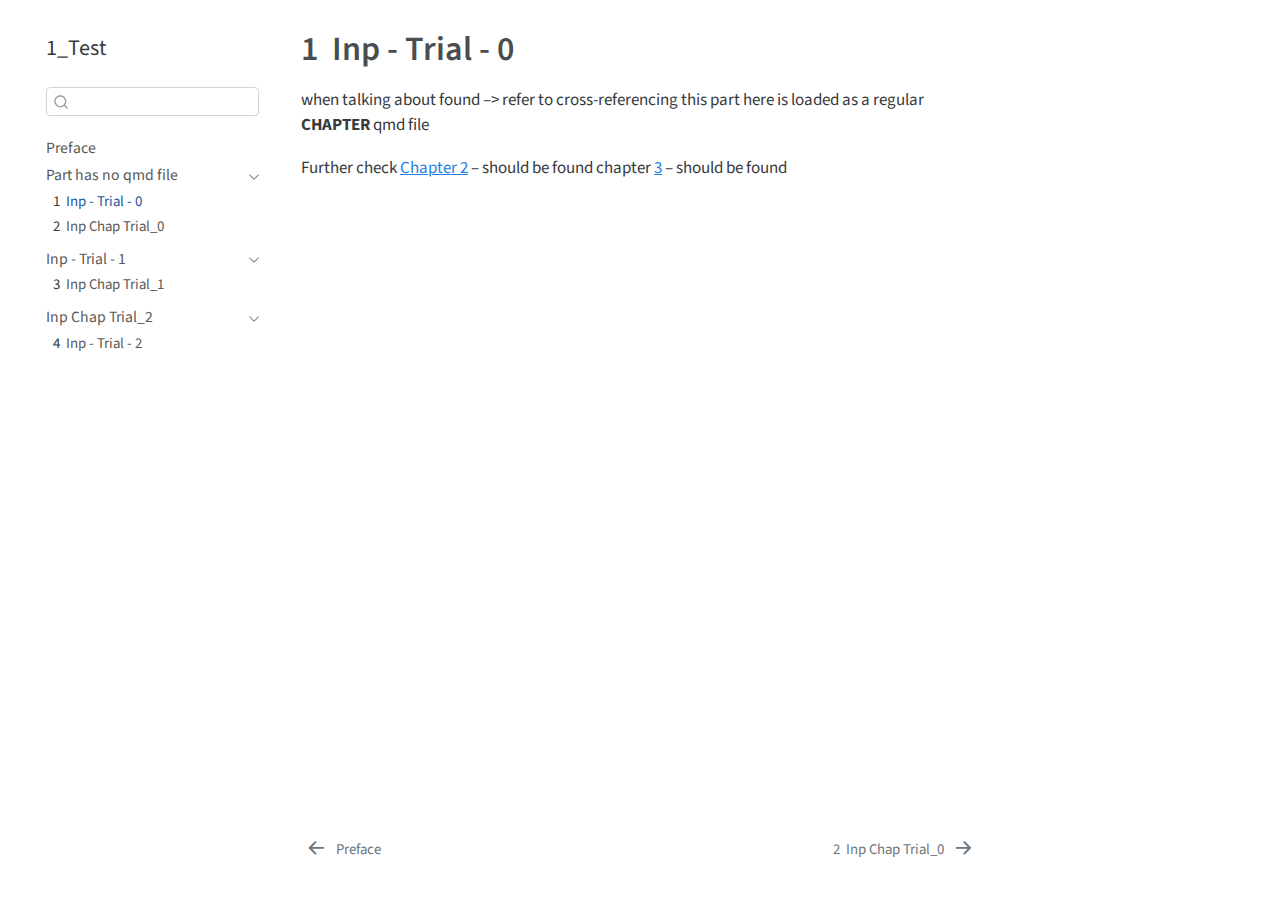
<file: 0_Trial/0_Trials.html>
<!DOCTYPE html>
<html xmlns="http://www.w3.org/1999/xhtml" lang="en" xml:lang="en"><head>

<meta charset="utf-8">
<meta name="generator" content="quarto-1.3.340">

<meta name="viewport" content="width=device-width, initial-scale=1.0, user-scalable=yes">


<title>1_Test - 1&nbsp; Inp - Trial - 0</title>
<style>
code{white-space: pre-wrap;}
span.smallcaps{font-variant: small-caps;}
div.columns{display: flex; gap: min(4vw, 1.5em);}
div.column{flex: auto; overflow-x: auto;}
div.hanging-indent{margin-left: 1.5em; text-indent: -1.5em;}
ul.task-list{list-style: none;}
ul.task-list li input[type="checkbox"] {
  width: 0.8em;
  margin: 0 0.8em 0.2em -1em; /* quarto-specific, see https://github.com/quarto-dev/quarto-cli/issues/4556 */ 
  vertical-align: middle;
}
</style>


<script src="../site_libs/quarto-nav/quarto-nav.js"></script>
<script src="../site_libs/quarto-nav/headroom.min.js"></script>
<script src="../site_libs/clipboard/clipboard.min.js"></script>
<script src="../site_libs/quarto-search/autocomplete.umd.js"></script>
<script src="../site_libs/quarto-search/fuse.min.js"></script>
<script src="../site_libs/quarto-search/quarto-search.js"></script>
<meta name="quarto:offset" content="../">
<link href="../0_Trial/1_Introduction.html" rel="next">
<link href="../index.html" rel="prev">
<script src="../site_libs/quarto-html/quarto.js"></script>
<script src="../site_libs/quarto-html/popper.min.js"></script>
<script src="../site_libs/quarto-html/tippy.umd.min.js"></script>
<script src="../site_libs/quarto-html/anchor.min.js"></script>
<link href="../site_libs/quarto-html/tippy.css" rel="stylesheet">
<link href="../site_libs/quarto-html/quarto-syntax-highlighting.css" rel="stylesheet" id="quarto-text-highlighting-styles">
<script src="../site_libs/bootstrap/bootstrap.min.js"></script>
<link href="../site_libs/bootstrap/bootstrap-icons.css" rel="stylesheet">
<link href="../site_libs/bootstrap/bootstrap.min.css" rel="stylesheet" id="quarto-bootstrap" data-mode="light">
<script id="quarto-search-options" type="application/json">{
  "location": "sidebar",
  "copy-button": false,
  "collapse-after": 3,
  "panel-placement": "start",
  "type": "textbox",
  "limit": 20,
  "language": {
    "search-no-results-text": "No results",
    "search-matching-documents-text": "matching documents",
    "search-copy-link-title": "Copy link to search",
    "search-hide-matches-text": "Hide additional matches",
    "search-more-match-text": "more match in this document",
    "search-more-matches-text": "more matches in this document",
    "search-clear-button-title": "Clear",
    "search-detached-cancel-button-title": "Cancel",
    "search-submit-button-title": "Submit"
  }
}</script>


</head>

<body class="nav-sidebar floating">

<div id="quarto-search-results"></div>
  <header id="quarto-header" class="headroom fixed-top">
  <nav class="quarto-secondary-nav">
    <div class="container-fluid d-flex">
      <button type="button" class="quarto-btn-toggle btn" data-bs-toggle="collapse" data-bs-target="#quarto-sidebar,#quarto-sidebar-glass" aria-controls="quarto-sidebar" aria-expanded="false" aria-label="Toggle sidebar navigation" onclick="if (window.quartoToggleHeadroom) { window.quartoToggleHeadroom(); }">
        <i class="bi bi-layout-text-sidebar-reverse"></i>
      </button>
      <nav class="quarto-page-breadcrumbs" aria-label="breadcrumb"><ol class="breadcrumb"><li class="breadcrumb-item"><a href="../0_Trial/0_Trials.html">Part has no qmd file</a></li><li class="breadcrumb-item"><a href="../0_Trial/0_Trials.html"><span class="chapter-number">1</span>&nbsp; <span class="chapter-title">Inp - Trial - 0</span></a></li></ol></nav>
      <a class="flex-grow-1" role="button" data-bs-toggle="collapse" data-bs-target="#quarto-sidebar,#quarto-sidebar-glass" aria-controls="quarto-sidebar" aria-expanded="false" aria-label="Toggle sidebar navigation" onclick="if (window.quartoToggleHeadroom) { window.quartoToggleHeadroom(); }">      
      </a>
      <button type="button" class="btn quarto-search-button" aria-label="Search" onclick="window.quartoOpenSearch();">
        <i class="bi bi-search"></i>
      </button>
    </div>
  </nav>
</header>
<!-- content -->
<div id="quarto-content" class="quarto-container page-columns page-rows-contents page-layout-article">
<!-- sidebar -->
  <nav id="quarto-sidebar" class="sidebar collapse collapse-horizontal sidebar-navigation floating overflow-auto">
    <div class="pt-lg-2 mt-2 text-left sidebar-header">
    <div class="sidebar-title mb-0 py-0">
      <a href="../">1_Test</a> 
    </div>
      </div>
        <div class="mt-2 flex-shrink-0 align-items-center">
        <div class="sidebar-search">
        <div id="quarto-search" class="" title="Search"></div>
        </div>
        </div>
    <div class="sidebar-menu-container"> 
    <ul class="list-unstyled mt-1">
        <li class="sidebar-item">
  <div class="sidebar-item-container"> 
  <a href="../index.html" class="sidebar-item-text sidebar-link">
 <span class="menu-text">Preface</span></a>
  </div>
</li>
        <li class="sidebar-item sidebar-item-section">
      <div class="sidebar-item-container"> 
            <a class="sidebar-item-text sidebar-link text-start" data-bs-toggle="collapse" data-bs-target="#quarto-sidebar-section-1" aria-expanded="true">
 <span class="menu-text">Part has no qmd file</span></a>
          <a class="sidebar-item-toggle text-start" data-bs-toggle="collapse" data-bs-target="#quarto-sidebar-section-1" aria-expanded="true" aria-label="Toggle section">
            <i class="bi bi-chevron-right ms-2"></i>
          </a> 
      </div>
      <ul id="quarto-sidebar-section-1" class="collapse list-unstyled sidebar-section depth1 show">  
          <li class="sidebar-item">
  <div class="sidebar-item-container"> 
  <a href="../0_Trial/0_Trials.html" class="sidebar-item-text sidebar-link active">
 <span class="menu-text"><span class="chapter-number">1</span>&nbsp; <span class="chapter-title">Inp - Trial - 0</span></span></a>
  </div>
</li>
          <li class="sidebar-item">
  <div class="sidebar-item-container"> 
  <a href="../0_Trial/1_Introduction.html" class="sidebar-item-text sidebar-link">
 <span class="menu-text"><span class="chapter-number">2</span>&nbsp; <span class="chapter-title">Inp Chap Trial_0</span></span></a>
  </div>
</li>
      </ul>
  </li>
        <li class="sidebar-item sidebar-item-section">
      <div class="sidebar-item-container"> 
            <a href="../1_Trial/0_Trials.html" class="sidebar-item-text sidebar-link">
 <span class="menu-text">Inp - Trial - 1</span></a>
          <a class="sidebar-item-toggle text-start" data-bs-toggle="collapse" data-bs-target="#quarto-sidebar-section-2" aria-expanded="true" aria-label="Toggle section">
            <i class="bi bi-chevron-right ms-2"></i>
          </a> 
      </div>
      <ul id="quarto-sidebar-section-2" class="collapse list-unstyled sidebar-section depth1 show">  
          <li class="sidebar-item">
  <div class="sidebar-item-container"> 
  <a href="../1_Trial/1_Introduction.html" class="sidebar-item-text sidebar-link">
 <span class="menu-text"><span class="chapter-number">3</span>&nbsp; <span class="chapter-title">Inp Chap Trial_1</span></span></a>
  </div>
</li>
      </ul>
  </li>
        <li class="sidebar-item sidebar-item-section">
      <div class="sidebar-item-container"> 
            <a href="../2_Trial/1_Introduction.html" class="sidebar-item-text sidebar-link">
 <span class="menu-text">Inp Chap Trial_2</span></a>
          <a class="sidebar-item-toggle text-start" data-bs-toggle="collapse" data-bs-target="#quarto-sidebar-section-3" aria-expanded="true" aria-label="Toggle section">
            <i class="bi bi-chevron-right ms-2"></i>
          </a> 
      </div>
      <ul id="quarto-sidebar-section-3" class="collapse list-unstyled sidebar-section depth1 show">  
          <li class="sidebar-item">
  <div class="sidebar-item-container"> 
  <a href="../2_Trial/0_Trials.html" class="sidebar-item-text sidebar-link">
 <span class="menu-text"><span class="chapter-number">4</span>&nbsp; <span class="chapter-title">Inp - Trial - 2</span></span></a>
  </div>
</li>
      </ul>
  </li>
    </ul>
    </div>
</nav>
<div id="quarto-sidebar-glass" data-bs-toggle="collapse" data-bs-target="#quarto-sidebar,#quarto-sidebar-glass"></div>
<!-- margin-sidebar -->
    <div id="quarto-margin-sidebar" class="sidebar margin-sidebar">
        
    </div>
<!-- main -->
<main class="content" id="quarto-document-content">

<header id="title-block-header" class="quarto-title-block default">
<div class="quarto-title">
<h1 class="title"><span class="chapter-number">1</span>&nbsp; <span class="chapter-title">Inp - Trial - 0</span></h1>
</div>



<div class="quarto-title-meta">

    
  
    
  </div>
  

</header>

<p>when talking about found –&gt; refer to cross-referencing this part here is loaded as a regular <strong>CHAPTER</strong> qmd file</p>
<p>Further check <a href="1_Introduction.html"><span>Chapter&nbsp;2</span></a> – should be found chapter <a href="1_Introduction.html"><span>3</span></a> – should be found</p>



</main> <!-- /main -->
<script id="quarto-html-after-body" type="application/javascript">
window.document.addEventListener("DOMContentLoaded", function (event) {
  const toggleBodyColorMode = (bsSheetEl) => {
    const mode = bsSheetEl.getAttribute("data-mode");
    const bodyEl = window.document.querySelector("body");
    if (mode === "dark") {
      bodyEl.classList.add("quarto-dark");
      bodyEl.classList.remove("quarto-light");
    } else {
      bodyEl.classList.add("quarto-light");
      bodyEl.classList.remove("quarto-dark");
    }
  }
  const toggleBodyColorPrimary = () => {
    const bsSheetEl = window.document.querySelector("link#quarto-bootstrap");
    if (bsSheetEl) {
      toggleBodyColorMode(bsSheetEl);
    }
  }
  toggleBodyColorPrimary();  
  const icon = "";
  const anchorJS = new window.AnchorJS();
  anchorJS.options = {
    placement: 'right',
    icon: icon
  };
  anchorJS.add('.anchored');
  const isCodeAnnotation = (el) => {
    for (const clz of el.classList) {
      if (clz.startsWith('code-annotation-')) {                     
        return true;
      }
    }
    return false;
  }
  const clipboard = new window.ClipboardJS('.code-copy-button', {
    text: function(trigger) {
      const codeEl = trigger.previousElementSibling.cloneNode(true);
      for (const childEl of codeEl.children) {
        if (isCodeAnnotation(childEl)) {
          childEl.remove();
        }
      }
      return codeEl.innerText;
    }
  });
  clipboard.on('success', function(e) {
    // button target
    const button = e.trigger;
    // don't keep focus
    button.blur();
    // flash "checked"
    button.classList.add('code-copy-button-checked');
    var currentTitle = button.getAttribute("title");
    button.setAttribute("title", "Copied!");
    let tooltip;
    if (window.bootstrap) {
      button.setAttribute("data-bs-toggle", "tooltip");
      button.setAttribute("data-bs-placement", "left");
      button.setAttribute("data-bs-title", "Copied!");
      tooltip = new bootstrap.Tooltip(button, 
        { trigger: "manual", 
          customClass: "code-copy-button-tooltip",
          offset: [0, -8]});
      tooltip.show();    
    }
    setTimeout(function() {
      if (tooltip) {
        tooltip.hide();
        button.removeAttribute("data-bs-title");
        button.removeAttribute("data-bs-toggle");
        button.removeAttribute("data-bs-placement");
      }
      button.setAttribute("title", currentTitle);
      button.classList.remove('code-copy-button-checked');
    }, 1000);
    // clear code selection
    e.clearSelection();
  });
  function tippyHover(el, contentFn) {
    const config = {
      allowHTML: true,
      content: contentFn,
      maxWidth: 500,
      delay: 100,
      arrow: false,
      appendTo: function(el) {
          return el.parentElement;
      },
      interactive: true,
      interactiveBorder: 10,
      theme: 'quarto',
      placement: 'bottom-start'
    };
    window.tippy(el, config); 
  }
  const noterefs = window.document.querySelectorAll('a[role="doc-noteref"]');
  for (var i=0; i<noterefs.length; i++) {
    const ref = noterefs[i];
    tippyHover(ref, function() {
      // use id or data attribute instead here
      let href = ref.getAttribute('data-footnote-href') || ref.getAttribute('href');
      try { href = new URL(href).hash; } catch {}
      const id = href.replace(/^#\/?/, "");
      const note = window.document.getElementById(id);
      return note.innerHTML;
    });
  }
      let selectedAnnoteEl;
      const selectorForAnnotation = ( cell, annotation) => {
        let cellAttr = 'data-code-cell="' + cell + '"';
        let lineAttr = 'data-code-annotation="' +  annotation + '"';
        const selector = 'span[' + cellAttr + '][' + lineAttr + ']';
        return selector;
      }
      const selectCodeLines = (annoteEl) => {
        const doc = window.document;
        const targetCell = annoteEl.getAttribute("data-target-cell");
        const targetAnnotation = annoteEl.getAttribute("data-target-annotation");
        const annoteSpan = window.document.querySelector(selectorForAnnotation(targetCell, targetAnnotation));
        const lines = annoteSpan.getAttribute("data-code-lines").split(",");
        const lineIds = lines.map((line) => {
          return targetCell + "-" + line;
        })
        let top = null;
        let height = null;
        let parent = null;
        if (lineIds.length > 0) {
            //compute the position of the single el (top and bottom and make a div)
            const el = window.document.getElementById(lineIds[0]);
            top = el.offsetTop;
            height = el.offsetHeight;
            parent = el.parentElement.parentElement;
          if (lineIds.length > 1) {
            const lastEl = window.document.getElementById(lineIds[lineIds.length - 1]);
            const bottom = lastEl.offsetTop + lastEl.offsetHeight;
            height = bottom - top;
          }
          if (top !== null && height !== null && parent !== null) {
            // cook up a div (if necessary) and position it 
            let div = window.document.getElementById("code-annotation-line-highlight");
            if (div === null) {
              div = window.document.createElement("div");
              div.setAttribute("id", "code-annotation-line-highlight");
              div.style.position = 'absolute';
              parent.appendChild(div);
            }
            div.style.top = top - 2 + "px";
            div.style.height = height + 4 + "px";
            let gutterDiv = window.document.getElementById("code-annotation-line-highlight-gutter");
            if (gutterDiv === null) {
              gutterDiv = window.document.createElement("div");
              gutterDiv.setAttribute("id", "code-annotation-line-highlight-gutter");
              gutterDiv.style.position = 'absolute';
              const codeCell = window.document.getElementById(targetCell);
              const gutter = codeCell.querySelector('.code-annotation-gutter');
              gutter.appendChild(gutterDiv);
            }
            gutterDiv.style.top = top - 2 + "px";
            gutterDiv.style.height = height + 4 + "px";
          }
          selectedAnnoteEl = annoteEl;
        }
      };
      const unselectCodeLines = () => {
        const elementsIds = ["code-annotation-line-highlight", "code-annotation-line-highlight-gutter"];
        elementsIds.forEach((elId) => {
          const div = window.document.getElementById(elId);
          if (div) {
            div.remove();
          }
        });
        selectedAnnoteEl = undefined;
      };
      // Attach click handler to the DT
      const annoteDls = window.document.querySelectorAll('dt[data-target-cell]');
      for (const annoteDlNode of annoteDls) {
        annoteDlNode.addEventListener('click', (event) => {
          const clickedEl = event.target;
          if (clickedEl !== selectedAnnoteEl) {
            unselectCodeLines();
            const activeEl = window.document.querySelector('dt[data-target-cell].code-annotation-active');
            if (activeEl) {
              activeEl.classList.remove('code-annotation-active');
            }
            selectCodeLines(clickedEl);
            clickedEl.classList.add('code-annotation-active');
          } else {
            // Unselect the line
            unselectCodeLines();
            clickedEl.classList.remove('code-annotation-active');
          }
        });
      }
  const findCites = (el) => {
    const parentEl = el.parentElement;
    if (parentEl) {
      const cites = parentEl.dataset.cites;
      if (cites) {
        return {
          el,
          cites: cites.split(' ')
        };
      } else {
        return findCites(el.parentElement)
      }
    } else {
      return undefined;
    }
  };
  var bibliorefs = window.document.querySelectorAll('a[role="doc-biblioref"]');
  for (var i=0; i<bibliorefs.length; i++) {
    const ref = bibliorefs[i];
    const citeInfo = findCites(ref);
    if (citeInfo) {
      tippyHover(citeInfo.el, function() {
        var popup = window.document.createElement('div');
        citeInfo.cites.forEach(function(cite) {
          var citeDiv = window.document.createElement('div');
          citeDiv.classList.add('hanging-indent');
          citeDiv.classList.add('csl-entry');
          var biblioDiv = window.document.getElementById('ref-' + cite);
          if (biblioDiv) {
            citeDiv.innerHTML = biblioDiv.innerHTML;
          }
          popup.appendChild(citeDiv);
        });
        return popup.innerHTML;
      });
    }
  }
});
</script>
<nav class="page-navigation">
  <div class="nav-page nav-page-previous">
      <a href="../index.html" class="pagination-link">
        <i class="bi bi-arrow-left-short"></i> <span class="nav-page-text">Preface</span>
      </a>          
  </div>
  <div class="nav-page nav-page-next">
      <a href="../0_Trial/1_Introduction.html" class="pagination-link">
        <span class="nav-page-text"><span class="chapter-number">2</span>&nbsp; <span class="chapter-title">Inp Chap Trial_0</span></span> <i class="bi bi-arrow-right-short"></i>
      </a>
  </div>
</nav>
</div> <!-- /content -->



</body></html>
</file>
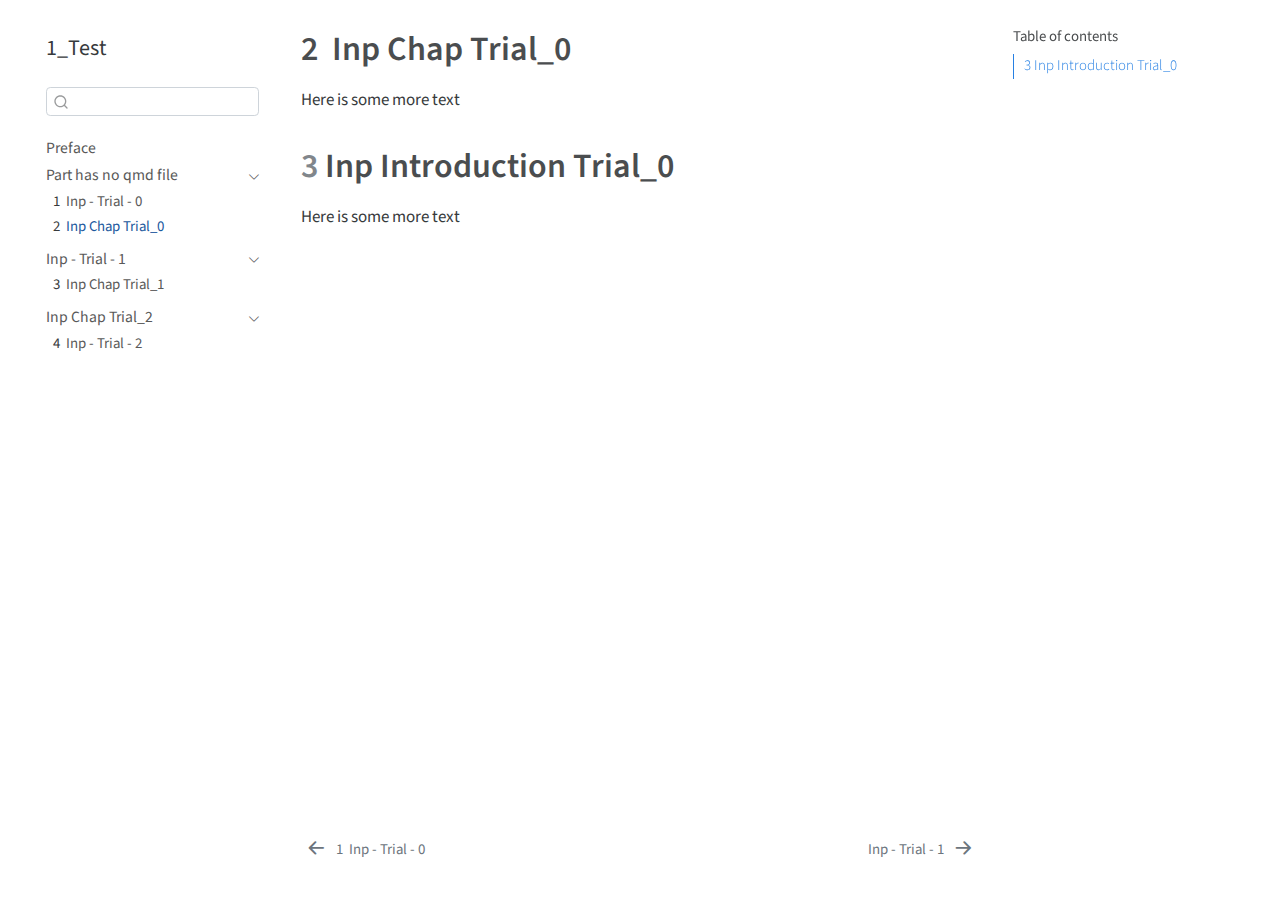
<file: 0_Trial/1_Introduction.html>
<!DOCTYPE html>
<html xmlns="http://www.w3.org/1999/xhtml" lang="en" xml:lang="en"><head>

<meta charset="utf-8">
<meta name="generator" content="quarto-1.3.340">

<meta name="viewport" content="width=device-width, initial-scale=1.0, user-scalable=yes">


<title>1_Test - 2&nbsp; Inp Chap Trial_0</title>
<style>
code{white-space: pre-wrap;}
span.smallcaps{font-variant: small-caps;}
div.columns{display: flex; gap: min(4vw, 1.5em);}
div.column{flex: auto; overflow-x: auto;}
div.hanging-indent{margin-left: 1.5em; text-indent: -1.5em;}
ul.task-list{list-style: none;}
ul.task-list li input[type="checkbox"] {
  width: 0.8em;
  margin: 0 0.8em 0.2em -1em; /* quarto-specific, see https://github.com/quarto-dev/quarto-cli/issues/4556 */ 
  vertical-align: middle;
}
</style>


<script src="../site_libs/quarto-nav/quarto-nav.js"></script>
<script src="../site_libs/quarto-nav/headroom.min.js"></script>
<script src="../site_libs/clipboard/clipboard.min.js"></script>
<script src="../site_libs/quarto-search/autocomplete.umd.js"></script>
<script src="../site_libs/quarto-search/fuse.min.js"></script>
<script src="../site_libs/quarto-search/quarto-search.js"></script>
<meta name="quarto:offset" content="../">
<link href="../1_Trial/0_Trials.html" rel="next">
<link href="../0_Trial/0_Trials.html" rel="prev">
<script src="../site_libs/quarto-html/quarto.js"></script>
<script src="../site_libs/quarto-html/popper.min.js"></script>
<script src="../site_libs/quarto-html/tippy.umd.min.js"></script>
<script src="../site_libs/quarto-html/anchor.min.js"></script>
<link href="../site_libs/quarto-html/tippy.css" rel="stylesheet">
<link href="../site_libs/quarto-html/quarto-syntax-highlighting.css" rel="stylesheet" id="quarto-text-highlighting-styles">
<script src="../site_libs/bootstrap/bootstrap.min.js"></script>
<link href="../site_libs/bootstrap/bootstrap-icons.css" rel="stylesheet">
<link href="../site_libs/bootstrap/bootstrap.min.css" rel="stylesheet" id="quarto-bootstrap" data-mode="light">
<script id="quarto-search-options" type="application/json">{
  "location": "sidebar",
  "copy-button": false,
  "collapse-after": 3,
  "panel-placement": "start",
  "type": "textbox",
  "limit": 20,
  "language": {
    "search-no-results-text": "No results",
    "search-matching-documents-text": "matching documents",
    "search-copy-link-title": "Copy link to search",
    "search-hide-matches-text": "Hide additional matches",
    "search-more-match-text": "more match in this document",
    "search-more-matches-text": "more matches in this document",
    "search-clear-button-title": "Clear",
    "search-detached-cancel-button-title": "Cancel",
    "search-submit-button-title": "Submit"
  }
}</script>


</head>

<body class="nav-sidebar floating">

<div id="quarto-search-results"></div>
  <header id="quarto-header" class="headroom fixed-top">
  <nav class="quarto-secondary-nav">
    <div class="container-fluid d-flex">
      <button type="button" class="quarto-btn-toggle btn" data-bs-toggle="collapse" data-bs-target="#quarto-sidebar,#quarto-sidebar-glass" aria-controls="quarto-sidebar" aria-expanded="false" aria-label="Toggle sidebar navigation" onclick="if (window.quartoToggleHeadroom) { window.quartoToggleHeadroom(); }">
        <i class="bi bi-layout-text-sidebar-reverse"></i>
      </button>
      <nav class="quarto-page-breadcrumbs" aria-label="breadcrumb"><ol class="breadcrumb"><li class="breadcrumb-item"><a href="../0_Trial/0_Trials.html">Part has no qmd file</a></li><li class="breadcrumb-item"><a href="../0_Trial/1_Introduction.html"><span class="chapter-number">2</span>&nbsp; <span class="chapter-title">Inp Chap Trial_0</span></a></li></ol></nav>
      <a class="flex-grow-1" role="button" data-bs-toggle="collapse" data-bs-target="#quarto-sidebar,#quarto-sidebar-glass" aria-controls="quarto-sidebar" aria-expanded="false" aria-label="Toggle sidebar navigation" onclick="if (window.quartoToggleHeadroom) { window.quartoToggleHeadroom(); }">      
      </a>
      <button type="button" class="btn quarto-search-button" aria-label="Search" onclick="window.quartoOpenSearch();">
        <i class="bi bi-search"></i>
      </button>
    </div>
  </nav>
</header>
<!-- content -->
<div id="quarto-content" class="quarto-container page-columns page-rows-contents page-layout-article">
<!-- sidebar -->
  <nav id="quarto-sidebar" class="sidebar collapse collapse-horizontal sidebar-navigation floating overflow-auto">
    <div class="pt-lg-2 mt-2 text-left sidebar-header">
    <div class="sidebar-title mb-0 py-0">
      <a href="../">1_Test</a> 
    </div>
      </div>
        <div class="mt-2 flex-shrink-0 align-items-center">
        <div class="sidebar-search">
        <div id="quarto-search" class="" title="Search"></div>
        </div>
        </div>
    <div class="sidebar-menu-container"> 
    <ul class="list-unstyled mt-1">
        <li class="sidebar-item">
  <div class="sidebar-item-container"> 
  <a href="../index.html" class="sidebar-item-text sidebar-link">
 <span class="menu-text">Preface</span></a>
  </div>
</li>
        <li class="sidebar-item sidebar-item-section">
      <div class="sidebar-item-container"> 
            <a class="sidebar-item-text sidebar-link text-start" data-bs-toggle="collapse" data-bs-target="#quarto-sidebar-section-1" aria-expanded="true">
 <span class="menu-text">Part has no qmd file</span></a>
          <a class="sidebar-item-toggle text-start" data-bs-toggle="collapse" data-bs-target="#quarto-sidebar-section-1" aria-expanded="true" aria-label="Toggle section">
            <i class="bi bi-chevron-right ms-2"></i>
          </a> 
      </div>
      <ul id="quarto-sidebar-section-1" class="collapse list-unstyled sidebar-section depth1 show">  
          <li class="sidebar-item">
  <div class="sidebar-item-container"> 
  <a href="../0_Trial/0_Trials.html" class="sidebar-item-text sidebar-link">
 <span class="menu-text"><span class="chapter-number">1</span>&nbsp; <span class="chapter-title">Inp - Trial - 0</span></span></a>
  </div>
</li>
          <li class="sidebar-item">
  <div class="sidebar-item-container"> 
  <a href="../0_Trial/1_Introduction.html" class="sidebar-item-text sidebar-link active">
 <span class="menu-text"><span class="chapter-number">2</span>&nbsp; <span class="chapter-title">Inp Chap Trial_0</span></span></a>
  </div>
</li>
      </ul>
  </li>
        <li class="sidebar-item sidebar-item-section">
      <div class="sidebar-item-container"> 
            <a href="../1_Trial/0_Trials.html" class="sidebar-item-text sidebar-link">
 <span class="menu-text">Inp - Trial - 1</span></a>
          <a class="sidebar-item-toggle text-start" data-bs-toggle="collapse" data-bs-target="#quarto-sidebar-section-2" aria-expanded="true" aria-label="Toggle section">
            <i class="bi bi-chevron-right ms-2"></i>
          </a> 
      </div>
      <ul id="quarto-sidebar-section-2" class="collapse list-unstyled sidebar-section depth1 show">  
          <li class="sidebar-item">
  <div class="sidebar-item-container"> 
  <a href="../1_Trial/1_Introduction.html" class="sidebar-item-text sidebar-link">
 <span class="menu-text"><span class="chapter-number">3</span>&nbsp; <span class="chapter-title">Inp Chap Trial_1</span></span></a>
  </div>
</li>
      </ul>
  </li>
        <li class="sidebar-item sidebar-item-section">
      <div class="sidebar-item-container"> 
            <a href="../2_Trial/1_Introduction.html" class="sidebar-item-text sidebar-link">
 <span class="menu-text">Inp Chap Trial_2</span></a>
          <a class="sidebar-item-toggle text-start" data-bs-toggle="collapse" data-bs-target="#quarto-sidebar-section-3" aria-expanded="true" aria-label="Toggle section">
            <i class="bi bi-chevron-right ms-2"></i>
          </a> 
      </div>
      <ul id="quarto-sidebar-section-3" class="collapse list-unstyled sidebar-section depth1 show">  
          <li class="sidebar-item">
  <div class="sidebar-item-container"> 
  <a href="../2_Trial/0_Trials.html" class="sidebar-item-text sidebar-link">
 <span class="menu-text"><span class="chapter-number">4</span>&nbsp; <span class="chapter-title">Inp - Trial - 2</span></span></a>
  </div>
</li>
      </ul>
  </li>
    </ul>
    </div>
</nav>
<div id="quarto-sidebar-glass" data-bs-toggle="collapse" data-bs-target="#quarto-sidebar,#quarto-sidebar-glass"></div>
<!-- margin-sidebar -->
    <div id="quarto-margin-sidebar" class="sidebar margin-sidebar">
        <nav id="TOC" role="doc-toc" class="toc-active">
    <h2 id="toc-title">Table of contents</h2>
   
  <ul>
  <li><a href="#sec-chap_1_Abc_Trial_0" id="toc-sec-chap_1_Abc_Trial_0" class="nav-link active" data-scroll-target="#sec-chap_1_Abc_Trial_0"><span class="header-section-number">3</span> Inp Introduction Trial_0</a></li>
  </ul>
</nav>
    </div>
<!-- main -->
<main class="content" id="quarto-document-content">

<header id="title-block-header" class="quarto-title-block default">
<div class="quarto-title">
<h1 class="title"><span id="sec-chap_1_Intro_Trial_0" class="quarto-section-identifier"><span class="chapter-number">2</span>&nbsp; <span class="chapter-title">Inp Chap Trial_0</span></span></h1>
</div>



<div class="quarto-title-meta">

    
  
    
  </div>
  

</header>

<p>Here is some more text</p>
<section id="sec-chap_1_Abc_Trial_0" class="level1" data-number="3">
<h1 data-number="3"><span class="header-section-number">3</span> Inp Introduction Trial_0</h1>
<p>Here is some more text</p>


</section>

</main> <!-- /main -->
<script id="quarto-html-after-body" type="application/javascript">
window.document.addEventListener("DOMContentLoaded", function (event) {
  const toggleBodyColorMode = (bsSheetEl) => {
    const mode = bsSheetEl.getAttribute("data-mode");
    const bodyEl = window.document.querySelector("body");
    if (mode === "dark") {
      bodyEl.classList.add("quarto-dark");
      bodyEl.classList.remove("quarto-light");
    } else {
      bodyEl.classList.add("quarto-light");
      bodyEl.classList.remove("quarto-dark");
    }
  }
  const toggleBodyColorPrimary = () => {
    const bsSheetEl = window.document.querySelector("link#quarto-bootstrap");
    if (bsSheetEl) {
      toggleBodyColorMode(bsSheetEl);
    }
  }
  toggleBodyColorPrimary();  
  const icon = "";
  const anchorJS = new window.AnchorJS();
  anchorJS.options = {
    placement: 'right',
    icon: icon
  };
  anchorJS.add('.anchored');
  const isCodeAnnotation = (el) => {
    for (const clz of el.classList) {
      if (clz.startsWith('code-annotation-')) {                     
        return true;
      }
    }
    return false;
  }
  const clipboard = new window.ClipboardJS('.code-copy-button', {
    text: function(trigger) {
      const codeEl = trigger.previousElementSibling.cloneNode(true);
      for (const childEl of codeEl.children) {
        if (isCodeAnnotation(childEl)) {
          childEl.remove();
        }
      }
      return codeEl.innerText;
    }
  });
  clipboard.on('success', function(e) {
    // button target
    const button = e.trigger;
    // don't keep focus
    button.blur();
    // flash "checked"
    button.classList.add('code-copy-button-checked');
    var currentTitle = button.getAttribute("title");
    button.setAttribute("title", "Copied!");
    let tooltip;
    if (window.bootstrap) {
      button.setAttribute("data-bs-toggle", "tooltip");
      button.setAttribute("data-bs-placement", "left");
      button.setAttribute("data-bs-title", "Copied!");
      tooltip = new bootstrap.Tooltip(button, 
        { trigger: "manual", 
          customClass: "code-copy-button-tooltip",
          offset: [0, -8]});
      tooltip.show();    
    }
    setTimeout(function() {
      if (tooltip) {
        tooltip.hide();
        button.removeAttribute("data-bs-title");
        button.removeAttribute("data-bs-toggle");
        button.removeAttribute("data-bs-placement");
      }
      button.setAttribute("title", currentTitle);
      button.classList.remove('code-copy-button-checked');
    }, 1000);
    // clear code selection
    e.clearSelection();
  });
  function tippyHover(el, contentFn) {
    const config = {
      allowHTML: true,
      content: contentFn,
      maxWidth: 500,
      delay: 100,
      arrow: false,
      appendTo: function(el) {
          return el.parentElement;
      },
      interactive: true,
      interactiveBorder: 10,
      theme: 'quarto',
      placement: 'bottom-start'
    };
    window.tippy(el, config); 
  }
  const noterefs = window.document.querySelectorAll('a[role="doc-noteref"]');
  for (var i=0; i<noterefs.length; i++) {
    const ref = noterefs[i];
    tippyHover(ref, function() {
      // use id or data attribute instead here
      let href = ref.getAttribute('data-footnote-href') || ref.getAttribute('href');
      try { href = new URL(href).hash; } catch {}
      const id = href.replace(/^#\/?/, "");
      const note = window.document.getElementById(id);
      return note.innerHTML;
    });
  }
      let selectedAnnoteEl;
      const selectorForAnnotation = ( cell, annotation) => {
        let cellAttr = 'data-code-cell="' + cell + '"';
        let lineAttr = 'data-code-annotation="' +  annotation + '"';
        const selector = 'span[' + cellAttr + '][' + lineAttr + ']';
        return selector;
      }
      const selectCodeLines = (annoteEl) => {
        const doc = window.document;
        const targetCell = annoteEl.getAttribute("data-target-cell");
        const targetAnnotation = annoteEl.getAttribute("data-target-annotation");
        const annoteSpan = window.document.querySelector(selectorForAnnotation(targetCell, targetAnnotation));
        const lines = annoteSpan.getAttribute("data-code-lines").split(",");
        const lineIds = lines.map((line) => {
          return targetCell + "-" + line;
        })
        let top = null;
        let height = null;
        let parent = null;
        if (lineIds.length > 0) {
            //compute the position of the single el (top and bottom and make a div)
            const el = window.document.getElementById(lineIds[0]);
            top = el.offsetTop;
            height = el.offsetHeight;
            parent = el.parentElement.parentElement;
          if (lineIds.length > 1) {
            const lastEl = window.document.getElementById(lineIds[lineIds.length - 1]);
            const bottom = lastEl.offsetTop + lastEl.offsetHeight;
            height = bottom - top;
          }
          if (top !== null && height !== null && parent !== null) {
            // cook up a div (if necessary) and position it 
            let div = window.document.getElementById("code-annotation-line-highlight");
            if (div === null) {
              div = window.document.createElement("div");
              div.setAttribute("id", "code-annotation-line-highlight");
              div.style.position = 'absolute';
              parent.appendChild(div);
            }
            div.style.top = top - 2 + "px";
            div.style.height = height + 4 + "px";
            let gutterDiv = window.document.getElementById("code-annotation-line-highlight-gutter");
            if (gutterDiv === null) {
              gutterDiv = window.document.createElement("div");
              gutterDiv.setAttribute("id", "code-annotation-line-highlight-gutter");
              gutterDiv.style.position = 'absolute';
              const codeCell = window.document.getElementById(targetCell);
              const gutter = codeCell.querySelector('.code-annotation-gutter');
              gutter.appendChild(gutterDiv);
            }
            gutterDiv.style.top = top - 2 + "px";
            gutterDiv.style.height = height + 4 + "px";
          }
          selectedAnnoteEl = annoteEl;
        }
      };
      const unselectCodeLines = () => {
        const elementsIds = ["code-annotation-line-highlight", "code-annotation-line-highlight-gutter"];
        elementsIds.forEach((elId) => {
          const div = window.document.getElementById(elId);
          if (div) {
            div.remove();
          }
        });
        selectedAnnoteEl = undefined;
      };
      // Attach click handler to the DT
      const annoteDls = window.document.querySelectorAll('dt[data-target-cell]');
      for (const annoteDlNode of annoteDls) {
        annoteDlNode.addEventListener('click', (event) => {
          const clickedEl = event.target;
          if (clickedEl !== selectedAnnoteEl) {
            unselectCodeLines();
            const activeEl = window.document.querySelector('dt[data-target-cell].code-annotation-active');
            if (activeEl) {
              activeEl.classList.remove('code-annotation-active');
            }
            selectCodeLines(clickedEl);
            clickedEl.classList.add('code-annotation-active');
          } else {
            // Unselect the line
            unselectCodeLines();
            clickedEl.classList.remove('code-annotation-active');
          }
        });
      }
  const findCites = (el) => {
    const parentEl = el.parentElement;
    if (parentEl) {
      const cites = parentEl.dataset.cites;
      if (cites) {
        return {
          el,
          cites: cites.split(' ')
        };
      } else {
        return findCites(el.parentElement)
      }
    } else {
      return undefined;
    }
  };
  var bibliorefs = window.document.querySelectorAll('a[role="doc-biblioref"]');
  for (var i=0; i<bibliorefs.length; i++) {
    const ref = bibliorefs[i];
    const citeInfo = findCites(ref);
    if (citeInfo) {
      tippyHover(citeInfo.el, function() {
        var popup = window.document.createElement('div');
        citeInfo.cites.forEach(function(cite) {
          var citeDiv = window.document.createElement('div');
          citeDiv.classList.add('hanging-indent');
          citeDiv.classList.add('csl-entry');
          var biblioDiv = window.document.getElementById('ref-' + cite);
          if (biblioDiv) {
            citeDiv.innerHTML = biblioDiv.innerHTML;
          }
          popup.appendChild(citeDiv);
        });
        return popup.innerHTML;
      });
    }
  }
});
</script>
<nav class="page-navigation">
  <div class="nav-page nav-page-previous">
      <a href="../0_Trial/0_Trials.html" class="pagination-link">
        <i class="bi bi-arrow-left-short"></i> <span class="nav-page-text"><span class="chapter-number">1</span>&nbsp; <span class="chapter-title">Inp - Trial - 0</span></span>
      </a>          
  </div>
  <div class="nav-page nav-page-next">
      <a href="../1_Trial/0_Trials.html" class="pagination-link">
        <span class="nav-page-text">Inp - Trial - 1</span> <i class="bi bi-arrow-right-short"></i>
      </a>
  </div>
</nav>
</div> <!-- /content -->



</body></html>
</file>
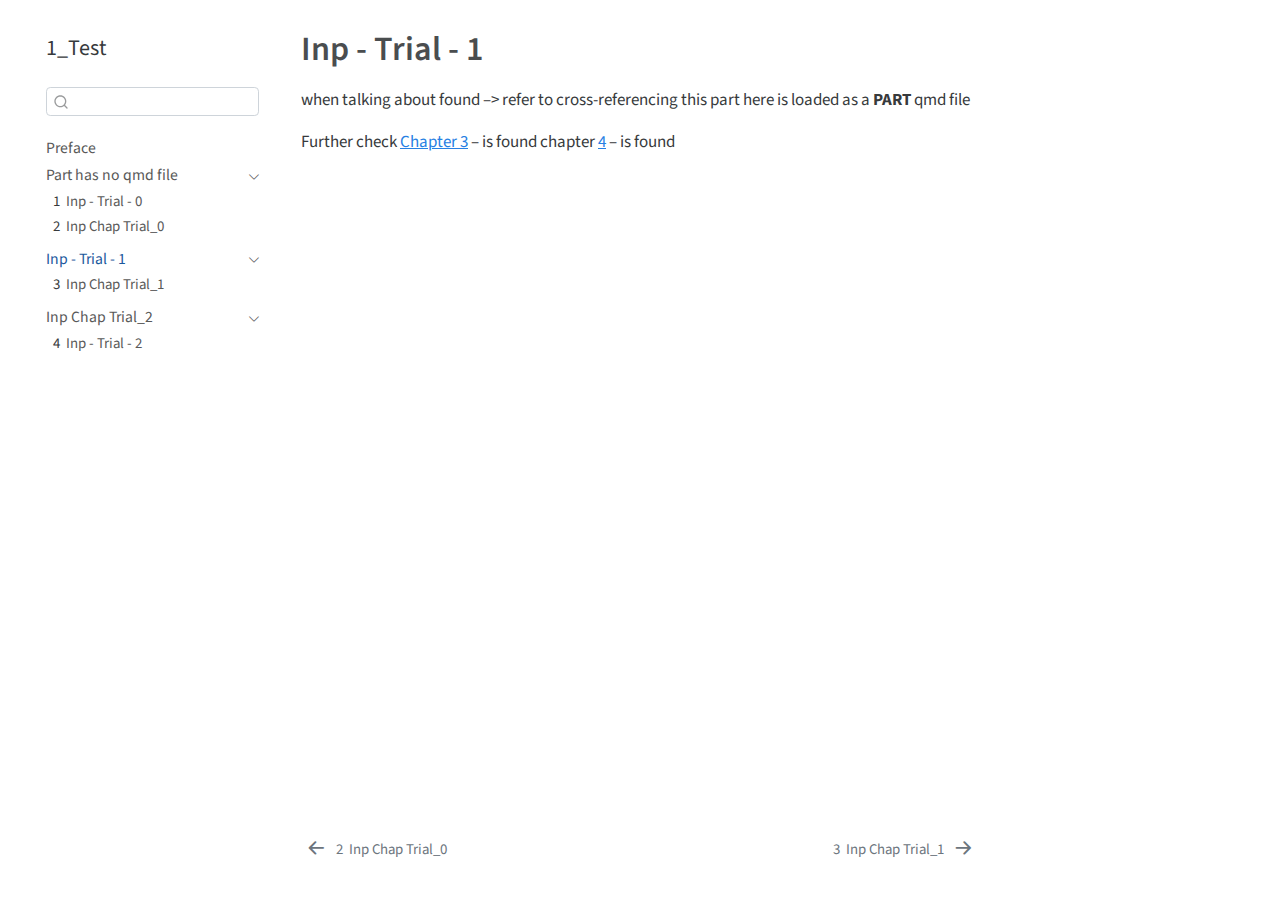
<file: 1_Trial/0_Trials.html>
<!DOCTYPE html>
<html xmlns="http://www.w3.org/1999/xhtml" lang="en" xml:lang="en"><head>

<meta charset="utf-8">
<meta name="generator" content="quarto-1.3.340">

<meta name="viewport" content="width=device-width, initial-scale=1.0, user-scalable=yes">


<title>1_Test - Inp - Trial - 1</title>
<style>
code{white-space: pre-wrap;}
span.smallcaps{font-variant: small-caps;}
div.columns{display: flex; gap: min(4vw, 1.5em);}
div.column{flex: auto; overflow-x: auto;}
div.hanging-indent{margin-left: 1.5em; text-indent: -1.5em;}
ul.task-list{list-style: none;}
ul.task-list li input[type="checkbox"] {
  width: 0.8em;
  margin: 0 0.8em 0.2em -1em; /* quarto-specific, see https://github.com/quarto-dev/quarto-cli/issues/4556 */ 
  vertical-align: middle;
}
</style>


<script src="../site_libs/quarto-nav/quarto-nav.js"></script>
<script src="../site_libs/quarto-nav/headroom.min.js"></script>
<script src="../site_libs/clipboard/clipboard.min.js"></script>
<script src="../site_libs/quarto-search/autocomplete.umd.js"></script>
<script src="../site_libs/quarto-search/fuse.min.js"></script>
<script src="../site_libs/quarto-search/quarto-search.js"></script>
<meta name="quarto:offset" content="../">
<link href="../1_Trial/1_Introduction.html" rel="next">
<link href="../0_Trial/1_Introduction.html" rel="prev">
<script src="../site_libs/quarto-html/quarto.js"></script>
<script src="../site_libs/quarto-html/popper.min.js"></script>
<script src="../site_libs/quarto-html/tippy.umd.min.js"></script>
<script src="../site_libs/quarto-html/anchor.min.js"></script>
<link href="../site_libs/quarto-html/tippy.css" rel="stylesheet">
<link href="../site_libs/quarto-html/quarto-syntax-highlighting.css" rel="stylesheet" id="quarto-text-highlighting-styles">
<script src="../site_libs/bootstrap/bootstrap.min.js"></script>
<link href="../site_libs/bootstrap/bootstrap-icons.css" rel="stylesheet">
<link href="../site_libs/bootstrap/bootstrap.min.css" rel="stylesheet" id="quarto-bootstrap" data-mode="light">
<script id="quarto-search-options" type="application/json">{
  "location": "sidebar",
  "copy-button": false,
  "collapse-after": 3,
  "panel-placement": "start",
  "type": "textbox",
  "limit": 20,
  "language": {
    "search-no-results-text": "No results",
    "search-matching-documents-text": "matching documents",
    "search-copy-link-title": "Copy link to search",
    "search-hide-matches-text": "Hide additional matches",
    "search-more-match-text": "more match in this document",
    "search-more-matches-text": "more matches in this document",
    "search-clear-button-title": "Clear",
    "search-detached-cancel-button-title": "Cancel",
    "search-submit-button-title": "Submit"
  }
}</script>


</head>

<body class="nav-sidebar floating">

<div id="quarto-search-results"></div>
  <header id="quarto-header" class="headroom fixed-top">
  <nav class="quarto-secondary-nav">
    <div class="container-fluid d-flex">
      <button type="button" class="quarto-btn-toggle btn" data-bs-toggle="collapse" data-bs-target="#quarto-sidebar,#quarto-sidebar-glass" aria-controls="quarto-sidebar" aria-expanded="false" aria-label="Toggle sidebar navigation" onclick="if (window.quartoToggleHeadroom) { window.quartoToggleHeadroom(); }">
        <i class="bi bi-layout-text-sidebar-reverse"></i>
      </button>
      <nav class="quarto-page-breadcrumbs" aria-label="breadcrumb"><ol class="breadcrumb"><li class="breadcrumb-item"><a href="../1_Trial/0_Trials.html">Inp - Trial - 1</a></li></ol></nav>
      <a class="flex-grow-1" role="button" data-bs-toggle="collapse" data-bs-target="#quarto-sidebar,#quarto-sidebar-glass" aria-controls="quarto-sidebar" aria-expanded="false" aria-label="Toggle sidebar navigation" onclick="if (window.quartoToggleHeadroom) { window.quartoToggleHeadroom(); }">      
      </a>
      <button type="button" class="btn quarto-search-button" aria-label="Search" onclick="window.quartoOpenSearch();">
        <i class="bi bi-search"></i>
      </button>
    </div>
  </nav>
</header>
<!-- content -->
<div id="quarto-content" class="quarto-container page-columns page-rows-contents page-layout-article">
<!-- sidebar -->
  <nav id="quarto-sidebar" class="sidebar collapse collapse-horizontal sidebar-navigation floating overflow-auto">
    <div class="pt-lg-2 mt-2 text-left sidebar-header">
    <div class="sidebar-title mb-0 py-0">
      <a href="../">1_Test</a> 
    </div>
      </div>
        <div class="mt-2 flex-shrink-0 align-items-center">
        <div class="sidebar-search">
        <div id="quarto-search" class="" title="Search"></div>
        </div>
        </div>
    <div class="sidebar-menu-container"> 
    <ul class="list-unstyled mt-1">
        <li class="sidebar-item">
  <div class="sidebar-item-container"> 
  <a href="../index.html" class="sidebar-item-text sidebar-link">
 <span class="menu-text">Preface</span></a>
  </div>
</li>
        <li class="sidebar-item sidebar-item-section">
      <div class="sidebar-item-container"> 
            <a class="sidebar-item-text sidebar-link text-start" data-bs-toggle="collapse" data-bs-target="#quarto-sidebar-section-1" aria-expanded="true">
 <span class="menu-text">Part has no qmd file</span></a>
          <a class="sidebar-item-toggle text-start" data-bs-toggle="collapse" data-bs-target="#quarto-sidebar-section-1" aria-expanded="true" aria-label="Toggle section">
            <i class="bi bi-chevron-right ms-2"></i>
          </a> 
      </div>
      <ul id="quarto-sidebar-section-1" class="collapse list-unstyled sidebar-section depth1 show">  
          <li class="sidebar-item">
  <div class="sidebar-item-container"> 
  <a href="../0_Trial/0_Trials.html" class="sidebar-item-text sidebar-link">
 <span class="menu-text"><span class="chapter-number">1</span>&nbsp; <span class="chapter-title">Inp - Trial - 0</span></span></a>
  </div>
</li>
          <li class="sidebar-item">
  <div class="sidebar-item-container"> 
  <a href="../0_Trial/1_Introduction.html" class="sidebar-item-text sidebar-link">
 <span class="menu-text"><span class="chapter-number">2</span>&nbsp; <span class="chapter-title">Inp Chap Trial_0</span></span></a>
  </div>
</li>
      </ul>
  </li>
        <li class="sidebar-item sidebar-item-section">
      <div class="sidebar-item-container"> 
            <a href="../1_Trial/0_Trials.html" class="sidebar-item-text sidebar-link active">
 <span class="menu-text">Inp - Trial - 1</span></a>
          <a class="sidebar-item-toggle text-start" data-bs-toggle="collapse" data-bs-target="#quarto-sidebar-section-2" aria-expanded="true" aria-label="Toggle section">
            <i class="bi bi-chevron-right ms-2"></i>
          </a> 
      </div>
      <ul id="quarto-sidebar-section-2" class="collapse list-unstyled sidebar-section depth1 show">  
          <li class="sidebar-item">
  <div class="sidebar-item-container"> 
  <a href="../1_Trial/1_Introduction.html" class="sidebar-item-text sidebar-link">
 <span class="menu-text"><span class="chapter-number">3</span>&nbsp; <span class="chapter-title">Inp Chap Trial_1</span></span></a>
  </div>
</li>
      </ul>
  </li>
        <li class="sidebar-item sidebar-item-section">
      <div class="sidebar-item-container"> 
            <a href="../2_Trial/1_Introduction.html" class="sidebar-item-text sidebar-link">
 <span class="menu-text">Inp Chap Trial_2</span></a>
          <a class="sidebar-item-toggle text-start" data-bs-toggle="collapse" data-bs-target="#quarto-sidebar-section-3" aria-expanded="true" aria-label="Toggle section">
            <i class="bi bi-chevron-right ms-2"></i>
          </a> 
      </div>
      <ul id="quarto-sidebar-section-3" class="collapse list-unstyled sidebar-section depth1 show">  
          <li class="sidebar-item">
  <div class="sidebar-item-container"> 
  <a href="../2_Trial/0_Trials.html" class="sidebar-item-text sidebar-link">
 <span class="menu-text"><span class="chapter-number">4</span>&nbsp; <span class="chapter-title">Inp - Trial - 2</span></span></a>
  </div>
</li>
      </ul>
  </li>
    </ul>
    </div>
</nav>
<div id="quarto-sidebar-glass" data-bs-toggle="collapse" data-bs-target="#quarto-sidebar,#quarto-sidebar-glass"></div>
<!-- margin-sidebar -->
    <div id="quarto-margin-sidebar" class="sidebar margin-sidebar">
        
    </div>
<!-- main -->
<main class="content" id="quarto-document-content">

<header id="title-block-header" class="quarto-title-block default">
<div class="quarto-title">
<h1 class="title">Inp - Trial - 1</h1>
</div>



<div class="quarto-title-meta">

    
  
    
  </div>
  

</header>

<p>when talking about found –&gt; refer to cross-referencing this part here is loaded as a <strong>PART</strong> qmd file</p>
<p>Further check <a href="1_Introduction.html"><span>Chapter&nbsp;3</span></a> – is found chapter <a href="1_Introduction.html"><span>4</span></a> – is found</p>



</main> <!-- /main -->
<script id="quarto-html-after-body" type="application/javascript">
window.document.addEventListener("DOMContentLoaded", function (event) {
  const toggleBodyColorMode = (bsSheetEl) => {
    const mode = bsSheetEl.getAttribute("data-mode");
    const bodyEl = window.document.querySelector("body");
    if (mode === "dark") {
      bodyEl.classList.add("quarto-dark");
      bodyEl.classList.remove("quarto-light");
    } else {
      bodyEl.classList.add("quarto-light");
      bodyEl.classList.remove("quarto-dark");
    }
  }
  const toggleBodyColorPrimary = () => {
    const bsSheetEl = window.document.querySelector("link#quarto-bootstrap");
    if (bsSheetEl) {
      toggleBodyColorMode(bsSheetEl);
    }
  }
  toggleBodyColorPrimary();  
  const icon = "";
  const anchorJS = new window.AnchorJS();
  anchorJS.options = {
    placement: 'right',
    icon: icon
  };
  anchorJS.add('.anchored');
  const isCodeAnnotation = (el) => {
    for (const clz of el.classList) {
      if (clz.startsWith('code-annotation-')) {                     
        return true;
      }
    }
    return false;
  }
  const clipboard = new window.ClipboardJS('.code-copy-button', {
    text: function(trigger) {
      const codeEl = trigger.previousElementSibling.cloneNode(true);
      for (const childEl of codeEl.children) {
        if (isCodeAnnotation(childEl)) {
          childEl.remove();
        }
      }
      return codeEl.innerText;
    }
  });
  clipboard.on('success', function(e) {
    // button target
    const button = e.trigger;
    // don't keep focus
    button.blur();
    // flash "checked"
    button.classList.add('code-copy-button-checked');
    var currentTitle = button.getAttribute("title");
    button.setAttribute("title", "Copied!");
    let tooltip;
    if (window.bootstrap) {
      button.setAttribute("data-bs-toggle", "tooltip");
      button.setAttribute("data-bs-placement", "left");
      button.setAttribute("data-bs-title", "Copied!");
      tooltip = new bootstrap.Tooltip(button, 
        { trigger: "manual", 
          customClass: "code-copy-button-tooltip",
          offset: [0, -8]});
      tooltip.show();    
    }
    setTimeout(function() {
      if (tooltip) {
        tooltip.hide();
        button.removeAttribute("data-bs-title");
        button.removeAttribute("data-bs-toggle");
        button.removeAttribute("data-bs-placement");
      }
      button.setAttribute("title", currentTitle);
      button.classList.remove('code-copy-button-checked');
    }, 1000);
    // clear code selection
    e.clearSelection();
  });
  function tippyHover(el, contentFn) {
    const config = {
      allowHTML: true,
      content: contentFn,
      maxWidth: 500,
      delay: 100,
      arrow: false,
      appendTo: function(el) {
          return el.parentElement;
      },
      interactive: true,
      interactiveBorder: 10,
      theme: 'quarto',
      placement: 'bottom-start'
    };
    window.tippy(el, config); 
  }
  const noterefs = window.document.querySelectorAll('a[role="doc-noteref"]');
  for (var i=0; i<noterefs.length; i++) {
    const ref = noterefs[i];
    tippyHover(ref, function() {
      // use id or data attribute instead here
      let href = ref.getAttribute('data-footnote-href') || ref.getAttribute('href');
      try { href = new URL(href).hash; } catch {}
      const id = href.replace(/^#\/?/, "");
      const note = window.document.getElementById(id);
      return note.innerHTML;
    });
  }
      let selectedAnnoteEl;
      const selectorForAnnotation = ( cell, annotation) => {
        let cellAttr = 'data-code-cell="' + cell + '"';
        let lineAttr = 'data-code-annotation="' +  annotation + '"';
        const selector = 'span[' + cellAttr + '][' + lineAttr + ']';
        return selector;
      }
      const selectCodeLines = (annoteEl) => {
        const doc = window.document;
        const targetCell = annoteEl.getAttribute("data-target-cell");
        const targetAnnotation = annoteEl.getAttribute("data-target-annotation");
        const annoteSpan = window.document.querySelector(selectorForAnnotation(targetCell, targetAnnotation));
        const lines = annoteSpan.getAttribute("data-code-lines").split(",");
        const lineIds = lines.map((line) => {
          return targetCell + "-" + line;
        })
        let top = null;
        let height = null;
        let parent = null;
        if (lineIds.length > 0) {
            //compute the position of the single el (top and bottom and make a div)
            const el = window.document.getElementById(lineIds[0]);
            top = el.offsetTop;
            height = el.offsetHeight;
            parent = el.parentElement.parentElement;
          if (lineIds.length > 1) {
            const lastEl = window.document.getElementById(lineIds[lineIds.length - 1]);
            const bottom = lastEl.offsetTop + lastEl.offsetHeight;
            height = bottom - top;
          }
          if (top !== null && height !== null && parent !== null) {
            // cook up a div (if necessary) and position it 
            let div = window.document.getElementById("code-annotation-line-highlight");
            if (div === null) {
              div = window.document.createElement("div");
              div.setAttribute("id", "code-annotation-line-highlight");
              div.style.position = 'absolute';
              parent.appendChild(div);
            }
            div.style.top = top - 2 + "px";
            div.style.height = height + 4 + "px";
            let gutterDiv = window.document.getElementById("code-annotation-line-highlight-gutter");
            if (gutterDiv === null) {
              gutterDiv = window.document.createElement("div");
              gutterDiv.setAttribute("id", "code-annotation-line-highlight-gutter");
              gutterDiv.style.position = 'absolute';
              const codeCell = window.document.getElementById(targetCell);
              const gutter = codeCell.querySelector('.code-annotation-gutter');
              gutter.appendChild(gutterDiv);
            }
            gutterDiv.style.top = top - 2 + "px";
            gutterDiv.style.height = height + 4 + "px";
          }
          selectedAnnoteEl = annoteEl;
        }
      };
      const unselectCodeLines = () => {
        const elementsIds = ["code-annotation-line-highlight", "code-annotation-line-highlight-gutter"];
        elementsIds.forEach((elId) => {
          const div = window.document.getElementById(elId);
          if (div) {
            div.remove();
          }
        });
        selectedAnnoteEl = undefined;
      };
      // Attach click handler to the DT
      const annoteDls = window.document.querySelectorAll('dt[data-target-cell]');
      for (const annoteDlNode of annoteDls) {
        annoteDlNode.addEventListener('click', (event) => {
          const clickedEl = event.target;
          if (clickedEl !== selectedAnnoteEl) {
            unselectCodeLines();
            const activeEl = window.document.querySelector('dt[data-target-cell].code-annotation-active');
            if (activeEl) {
              activeEl.classList.remove('code-annotation-active');
            }
            selectCodeLines(clickedEl);
            clickedEl.classList.add('code-annotation-active');
          } else {
            // Unselect the line
            unselectCodeLines();
            clickedEl.classList.remove('code-annotation-active');
          }
        });
      }
  const findCites = (el) => {
    const parentEl = el.parentElement;
    if (parentEl) {
      const cites = parentEl.dataset.cites;
      if (cites) {
        return {
          el,
          cites: cites.split(' ')
        };
      } else {
        return findCites(el.parentElement)
      }
    } else {
      return undefined;
    }
  };
  var bibliorefs = window.document.querySelectorAll('a[role="doc-biblioref"]');
  for (var i=0; i<bibliorefs.length; i++) {
    const ref = bibliorefs[i];
    const citeInfo = findCites(ref);
    if (citeInfo) {
      tippyHover(citeInfo.el, function() {
        var popup = window.document.createElement('div');
        citeInfo.cites.forEach(function(cite) {
          var citeDiv = window.document.createElement('div');
          citeDiv.classList.add('hanging-indent');
          citeDiv.classList.add('csl-entry');
          var biblioDiv = window.document.getElementById('ref-' + cite);
          if (biblioDiv) {
            citeDiv.innerHTML = biblioDiv.innerHTML;
          }
          popup.appendChild(citeDiv);
        });
        return popup.innerHTML;
      });
    }
  }
});
</script>
<nav class="page-navigation">
  <div class="nav-page nav-page-previous">
      <a href="../0_Trial/1_Introduction.html" class="pagination-link">
        <i class="bi bi-arrow-left-short"></i> <span class="nav-page-text"><span class="chapter-number">2</span>&nbsp; <span class="chapter-title">Inp Chap Trial_0</span></span>
      </a>          
  </div>
  <div class="nav-page nav-page-next">
      <a href="../1_Trial/1_Introduction.html" class="pagination-link">
        <span class="nav-page-text"><span class="chapter-number">3</span>&nbsp; <span class="chapter-title">Inp Chap Trial_1</span></span> <i class="bi bi-arrow-right-short"></i>
      </a>
  </div>
</nav>
</div> <!-- /content -->



</body></html>
</file>
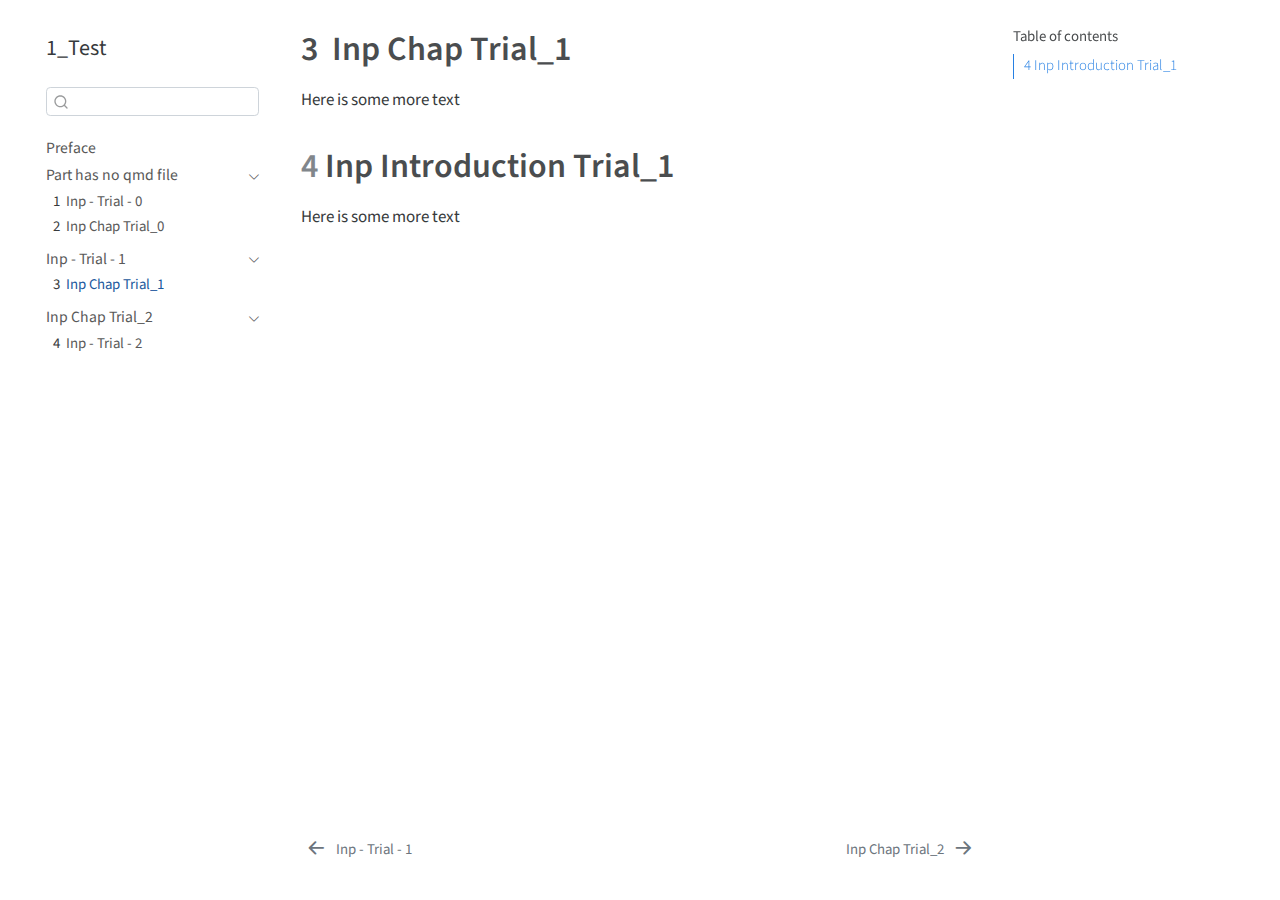
<file: 1_Trial/1_Introduction.html>
<!DOCTYPE html>
<html xmlns="http://www.w3.org/1999/xhtml" lang="en" xml:lang="en"><head>

<meta charset="utf-8">
<meta name="generator" content="quarto-1.3.340">

<meta name="viewport" content="width=device-width, initial-scale=1.0, user-scalable=yes">


<title>1_Test - 3&nbsp; Inp Chap Trial_1</title>
<style>
code{white-space: pre-wrap;}
span.smallcaps{font-variant: small-caps;}
div.columns{display: flex; gap: min(4vw, 1.5em);}
div.column{flex: auto; overflow-x: auto;}
div.hanging-indent{margin-left: 1.5em; text-indent: -1.5em;}
ul.task-list{list-style: none;}
ul.task-list li input[type="checkbox"] {
  width: 0.8em;
  margin: 0 0.8em 0.2em -1em; /* quarto-specific, see https://github.com/quarto-dev/quarto-cli/issues/4556 */ 
  vertical-align: middle;
}
</style>


<script src="../site_libs/quarto-nav/quarto-nav.js"></script>
<script src="../site_libs/quarto-nav/headroom.min.js"></script>
<script src="../site_libs/clipboard/clipboard.min.js"></script>
<script src="../site_libs/quarto-search/autocomplete.umd.js"></script>
<script src="../site_libs/quarto-search/fuse.min.js"></script>
<script src="../site_libs/quarto-search/quarto-search.js"></script>
<meta name="quarto:offset" content="../">
<link href="../2_Trial/1_Introduction.html" rel="next">
<link href="../1_Trial/0_Trials.html" rel="prev">
<script src="../site_libs/quarto-html/quarto.js"></script>
<script src="../site_libs/quarto-html/popper.min.js"></script>
<script src="../site_libs/quarto-html/tippy.umd.min.js"></script>
<script src="../site_libs/quarto-html/anchor.min.js"></script>
<link href="../site_libs/quarto-html/tippy.css" rel="stylesheet">
<link href="../site_libs/quarto-html/quarto-syntax-highlighting.css" rel="stylesheet" id="quarto-text-highlighting-styles">
<script src="../site_libs/bootstrap/bootstrap.min.js"></script>
<link href="../site_libs/bootstrap/bootstrap-icons.css" rel="stylesheet">
<link href="../site_libs/bootstrap/bootstrap.min.css" rel="stylesheet" id="quarto-bootstrap" data-mode="light">
<script id="quarto-search-options" type="application/json">{
  "location": "sidebar",
  "copy-button": false,
  "collapse-after": 3,
  "panel-placement": "start",
  "type": "textbox",
  "limit": 20,
  "language": {
    "search-no-results-text": "No results",
    "search-matching-documents-text": "matching documents",
    "search-copy-link-title": "Copy link to search",
    "search-hide-matches-text": "Hide additional matches",
    "search-more-match-text": "more match in this document",
    "search-more-matches-text": "more matches in this document",
    "search-clear-button-title": "Clear",
    "search-detached-cancel-button-title": "Cancel",
    "search-submit-button-title": "Submit"
  }
}</script>


</head>

<body class="nav-sidebar floating">

<div id="quarto-search-results"></div>
  <header id="quarto-header" class="headroom fixed-top">
  <nav class="quarto-secondary-nav">
    <div class="container-fluid d-flex">
      <button type="button" class="quarto-btn-toggle btn" data-bs-toggle="collapse" data-bs-target="#quarto-sidebar,#quarto-sidebar-glass" aria-controls="quarto-sidebar" aria-expanded="false" aria-label="Toggle sidebar navigation" onclick="if (window.quartoToggleHeadroom) { window.quartoToggleHeadroom(); }">
        <i class="bi bi-layout-text-sidebar-reverse"></i>
      </button>
      <nav class="quarto-page-breadcrumbs" aria-label="breadcrumb"><ol class="breadcrumb"><li class="breadcrumb-item"><a href="../1_Trial/0_Trials.html">Inp - Trial - 1</a></li><li class="breadcrumb-item"><a href="../1_Trial/1_Introduction.html"><span class="chapter-number">3</span>&nbsp; <span class="chapter-title">Inp Chap Trial_1</span></a></li></ol></nav>
      <a class="flex-grow-1" role="button" data-bs-toggle="collapse" data-bs-target="#quarto-sidebar,#quarto-sidebar-glass" aria-controls="quarto-sidebar" aria-expanded="false" aria-label="Toggle sidebar navigation" onclick="if (window.quartoToggleHeadroom) { window.quartoToggleHeadroom(); }">      
      </a>
      <button type="button" class="btn quarto-search-button" aria-label="Search" onclick="window.quartoOpenSearch();">
        <i class="bi bi-search"></i>
      </button>
    </div>
  </nav>
</header>
<!-- content -->
<div id="quarto-content" class="quarto-container page-columns page-rows-contents page-layout-article">
<!-- sidebar -->
  <nav id="quarto-sidebar" class="sidebar collapse collapse-horizontal sidebar-navigation floating overflow-auto">
    <div class="pt-lg-2 mt-2 text-left sidebar-header">
    <div class="sidebar-title mb-0 py-0">
      <a href="../">1_Test</a> 
    </div>
      </div>
        <div class="mt-2 flex-shrink-0 align-items-center">
        <div class="sidebar-search">
        <div id="quarto-search" class="" title="Search"></div>
        </div>
        </div>
    <div class="sidebar-menu-container"> 
    <ul class="list-unstyled mt-1">
        <li class="sidebar-item">
  <div class="sidebar-item-container"> 
  <a href="../index.html" class="sidebar-item-text sidebar-link">
 <span class="menu-text">Preface</span></a>
  </div>
</li>
        <li class="sidebar-item sidebar-item-section">
      <div class="sidebar-item-container"> 
            <a class="sidebar-item-text sidebar-link text-start" data-bs-toggle="collapse" data-bs-target="#quarto-sidebar-section-1" aria-expanded="true">
 <span class="menu-text">Part has no qmd file</span></a>
          <a class="sidebar-item-toggle text-start" data-bs-toggle="collapse" data-bs-target="#quarto-sidebar-section-1" aria-expanded="true" aria-label="Toggle section">
            <i class="bi bi-chevron-right ms-2"></i>
          </a> 
      </div>
      <ul id="quarto-sidebar-section-1" class="collapse list-unstyled sidebar-section depth1 show">  
          <li class="sidebar-item">
  <div class="sidebar-item-container"> 
  <a href="../0_Trial/0_Trials.html" class="sidebar-item-text sidebar-link">
 <span class="menu-text"><span class="chapter-number">1</span>&nbsp; <span class="chapter-title">Inp - Trial - 0</span></span></a>
  </div>
</li>
          <li class="sidebar-item">
  <div class="sidebar-item-container"> 
  <a href="../0_Trial/1_Introduction.html" class="sidebar-item-text sidebar-link">
 <span class="menu-text"><span class="chapter-number">2</span>&nbsp; <span class="chapter-title">Inp Chap Trial_0</span></span></a>
  </div>
</li>
      </ul>
  </li>
        <li class="sidebar-item sidebar-item-section">
      <div class="sidebar-item-container"> 
            <a href="../1_Trial/0_Trials.html" class="sidebar-item-text sidebar-link">
 <span class="menu-text">Inp - Trial - 1</span></a>
          <a class="sidebar-item-toggle text-start" data-bs-toggle="collapse" data-bs-target="#quarto-sidebar-section-2" aria-expanded="true" aria-label="Toggle section">
            <i class="bi bi-chevron-right ms-2"></i>
          </a> 
      </div>
      <ul id="quarto-sidebar-section-2" class="collapse list-unstyled sidebar-section depth1 show">  
          <li class="sidebar-item">
  <div class="sidebar-item-container"> 
  <a href="../1_Trial/1_Introduction.html" class="sidebar-item-text sidebar-link active">
 <span class="menu-text"><span class="chapter-number">3</span>&nbsp; <span class="chapter-title">Inp Chap Trial_1</span></span></a>
  </div>
</li>
      </ul>
  </li>
        <li class="sidebar-item sidebar-item-section">
      <div class="sidebar-item-container"> 
            <a href="../2_Trial/1_Introduction.html" class="sidebar-item-text sidebar-link">
 <span class="menu-text">Inp Chap Trial_2</span></a>
          <a class="sidebar-item-toggle text-start" data-bs-toggle="collapse" data-bs-target="#quarto-sidebar-section-3" aria-expanded="true" aria-label="Toggle section">
            <i class="bi bi-chevron-right ms-2"></i>
          </a> 
      </div>
      <ul id="quarto-sidebar-section-3" class="collapse list-unstyled sidebar-section depth1 show">  
          <li class="sidebar-item">
  <div class="sidebar-item-container"> 
  <a href="../2_Trial/0_Trials.html" class="sidebar-item-text sidebar-link">
 <span class="menu-text"><span class="chapter-number">4</span>&nbsp; <span class="chapter-title">Inp - Trial - 2</span></span></a>
  </div>
</li>
      </ul>
  </li>
    </ul>
    </div>
</nav>
<div id="quarto-sidebar-glass" data-bs-toggle="collapse" data-bs-target="#quarto-sidebar,#quarto-sidebar-glass"></div>
<!-- margin-sidebar -->
    <div id="quarto-margin-sidebar" class="sidebar margin-sidebar">
        <nav id="TOC" role="doc-toc" class="toc-active">
    <h2 id="toc-title">Table of contents</h2>
   
  <ul>
  <li><a href="#sec-chap_1_Abc_Trial_1" id="toc-sec-chap_1_Abc_Trial_1" class="nav-link active" data-scroll-target="#sec-chap_1_Abc_Trial_1"><span class="header-section-number">4</span> Inp Introduction Trial_1</a></li>
  </ul>
</nav>
    </div>
<!-- main -->
<main class="content" id="quarto-document-content">

<header id="title-block-header" class="quarto-title-block default">
<div class="quarto-title">
<h1 class="title"><span id="sec-chap_1_Intro_Trial_1" class="quarto-section-identifier"><span class="chapter-number">3</span>&nbsp; <span class="chapter-title">Inp Chap Trial_1</span></span></h1>
</div>



<div class="quarto-title-meta">

    
  
    
  </div>
  

</header>

<p>Here is some more text</p>
<section id="sec-chap_1_Abc_Trial_1" class="level1" data-number="4">
<h1 data-number="4"><span class="header-section-number">4</span> Inp Introduction Trial_1</h1>
<p>Here is some more text</p>


</section>

</main> <!-- /main -->
<script id="quarto-html-after-body" type="application/javascript">
window.document.addEventListener("DOMContentLoaded", function (event) {
  const toggleBodyColorMode = (bsSheetEl) => {
    const mode = bsSheetEl.getAttribute("data-mode");
    const bodyEl = window.document.querySelector("body");
    if (mode === "dark") {
      bodyEl.classList.add("quarto-dark");
      bodyEl.classList.remove("quarto-light");
    } else {
      bodyEl.classList.add("quarto-light");
      bodyEl.classList.remove("quarto-dark");
    }
  }
  const toggleBodyColorPrimary = () => {
    const bsSheetEl = window.document.querySelector("link#quarto-bootstrap");
    if (bsSheetEl) {
      toggleBodyColorMode(bsSheetEl);
    }
  }
  toggleBodyColorPrimary();  
  const icon = "";
  const anchorJS = new window.AnchorJS();
  anchorJS.options = {
    placement: 'right',
    icon: icon
  };
  anchorJS.add('.anchored');
  const isCodeAnnotation = (el) => {
    for (const clz of el.classList) {
      if (clz.startsWith('code-annotation-')) {                     
        return true;
      }
    }
    return false;
  }
  const clipboard = new window.ClipboardJS('.code-copy-button', {
    text: function(trigger) {
      const codeEl = trigger.previousElementSibling.cloneNode(true);
      for (const childEl of codeEl.children) {
        if (isCodeAnnotation(childEl)) {
          childEl.remove();
        }
      }
      return codeEl.innerText;
    }
  });
  clipboard.on('success', function(e) {
    // button target
    const button = e.trigger;
    // don't keep focus
    button.blur();
    // flash "checked"
    button.classList.add('code-copy-button-checked');
    var currentTitle = button.getAttribute("title");
    button.setAttribute("title", "Copied!");
    let tooltip;
    if (window.bootstrap) {
      button.setAttribute("data-bs-toggle", "tooltip");
      button.setAttribute("data-bs-placement", "left");
      button.setAttribute("data-bs-title", "Copied!");
      tooltip = new bootstrap.Tooltip(button, 
        { trigger: "manual", 
          customClass: "code-copy-button-tooltip",
          offset: [0, -8]});
      tooltip.show();    
    }
    setTimeout(function() {
      if (tooltip) {
        tooltip.hide();
        button.removeAttribute("data-bs-title");
        button.removeAttribute("data-bs-toggle");
        button.removeAttribute("data-bs-placement");
      }
      button.setAttribute("title", currentTitle);
      button.classList.remove('code-copy-button-checked');
    }, 1000);
    // clear code selection
    e.clearSelection();
  });
  function tippyHover(el, contentFn) {
    const config = {
      allowHTML: true,
      content: contentFn,
      maxWidth: 500,
      delay: 100,
      arrow: false,
      appendTo: function(el) {
          return el.parentElement;
      },
      interactive: true,
      interactiveBorder: 10,
      theme: 'quarto',
      placement: 'bottom-start'
    };
    window.tippy(el, config); 
  }
  const noterefs = window.document.querySelectorAll('a[role="doc-noteref"]');
  for (var i=0; i<noterefs.length; i++) {
    const ref = noterefs[i];
    tippyHover(ref, function() {
      // use id or data attribute instead here
      let href = ref.getAttribute('data-footnote-href') || ref.getAttribute('href');
      try { href = new URL(href).hash; } catch {}
      const id = href.replace(/^#\/?/, "");
      const note = window.document.getElementById(id);
      return note.innerHTML;
    });
  }
      let selectedAnnoteEl;
      const selectorForAnnotation = ( cell, annotation) => {
        let cellAttr = 'data-code-cell="' + cell + '"';
        let lineAttr = 'data-code-annotation="' +  annotation + '"';
        const selector = 'span[' + cellAttr + '][' + lineAttr + ']';
        return selector;
      }
      const selectCodeLines = (annoteEl) => {
        const doc = window.document;
        const targetCell = annoteEl.getAttribute("data-target-cell");
        const targetAnnotation = annoteEl.getAttribute("data-target-annotation");
        const annoteSpan = window.document.querySelector(selectorForAnnotation(targetCell, targetAnnotation));
        const lines = annoteSpan.getAttribute("data-code-lines").split(",");
        const lineIds = lines.map((line) => {
          return targetCell + "-" + line;
        })
        let top = null;
        let height = null;
        let parent = null;
        if (lineIds.length > 0) {
            //compute the position of the single el (top and bottom and make a div)
            const el = window.document.getElementById(lineIds[0]);
            top = el.offsetTop;
            height = el.offsetHeight;
            parent = el.parentElement.parentElement;
          if (lineIds.length > 1) {
            const lastEl = window.document.getElementById(lineIds[lineIds.length - 1]);
            const bottom = lastEl.offsetTop + lastEl.offsetHeight;
            height = bottom - top;
          }
          if (top !== null && height !== null && parent !== null) {
            // cook up a div (if necessary) and position it 
            let div = window.document.getElementById("code-annotation-line-highlight");
            if (div === null) {
              div = window.document.createElement("div");
              div.setAttribute("id", "code-annotation-line-highlight");
              div.style.position = 'absolute';
              parent.appendChild(div);
            }
            div.style.top = top - 2 + "px";
            div.style.height = height + 4 + "px";
            let gutterDiv = window.document.getElementById("code-annotation-line-highlight-gutter");
            if (gutterDiv === null) {
              gutterDiv = window.document.createElement("div");
              gutterDiv.setAttribute("id", "code-annotation-line-highlight-gutter");
              gutterDiv.style.position = 'absolute';
              const codeCell = window.document.getElementById(targetCell);
              const gutter = codeCell.querySelector('.code-annotation-gutter');
              gutter.appendChild(gutterDiv);
            }
            gutterDiv.style.top = top - 2 + "px";
            gutterDiv.style.height = height + 4 + "px";
          }
          selectedAnnoteEl = annoteEl;
        }
      };
      const unselectCodeLines = () => {
        const elementsIds = ["code-annotation-line-highlight", "code-annotation-line-highlight-gutter"];
        elementsIds.forEach((elId) => {
          const div = window.document.getElementById(elId);
          if (div) {
            div.remove();
          }
        });
        selectedAnnoteEl = undefined;
      };
      // Attach click handler to the DT
      const annoteDls = window.document.querySelectorAll('dt[data-target-cell]');
      for (const annoteDlNode of annoteDls) {
        annoteDlNode.addEventListener('click', (event) => {
          const clickedEl = event.target;
          if (clickedEl !== selectedAnnoteEl) {
            unselectCodeLines();
            const activeEl = window.document.querySelector('dt[data-target-cell].code-annotation-active');
            if (activeEl) {
              activeEl.classList.remove('code-annotation-active');
            }
            selectCodeLines(clickedEl);
            clickedEl.classList.add('code-annotation-active');
          } else {
            // Unselect the line
            unselectCodeLines();
            clickedEl.classList.remove('code-annotation-active');
          }
        });
      }
  const findCites = (el) => {
    const parentEl = el.parentElement;
    if (parentEl) {
      const cites = parentEl.dataset.cites;
      if (cites) {
        return {
          el,
          cites: cites.split(' ')
        };
      } else {
        return findCites(el.parentElement)
      }
    } else {
      return undefined;
    }
  };
  var bibliorefs = window.document.querySelectorAll('a[role="doc-biblioref"]');
  for (var i=0; i<bibliorefs.length; i++) {
    const ref = bibliorefs[i];
    const citeInfo = findCites(ref);
    if (citeInfo) {
      tippyHover(citeInfo.el, function() {
        var popup = window.document.createElement('div');
        citeInfo.cites.forEach(function(cite) {
          var citeDiv = window.document.createElement('div');
          citeDiv.classList.add('hanging-indent');
          citeDiv.classList.add('csl-entry');
          var biblioDiv = window.document.getElementById('ref-' + cite);
          if (biblioDiv) {
            citeDiv.innerHTML = biblioDiv.innerHTML;
          }
          popup.appendChild(citeDiv);
        });
        return popup.innerHTML;
      });
    }
  }
});
</script>
<nav class="page-navigation">
  <div class="nav-page nav-page-previous">
      <a href="../1_Trial/0_Trials.html" class="pagination-link">
        <i class="bi bi-arrow-left-short"></i> <span class="nav-page-text">Inp - Trial - 1</span>
      </a>          
  </div>
  <div class="nav-page nav-page-next">
      <a href="../2_Trial/1_Introduction.html" class="pagination-link">
        <span class="nav-page-text">Inp Chap Trial_2</span> <i class="bi bi-arrow-right-short"></i>
      </a>
  </div>
</nav>
</div> <!-- /content -->



</body></html>
</file>
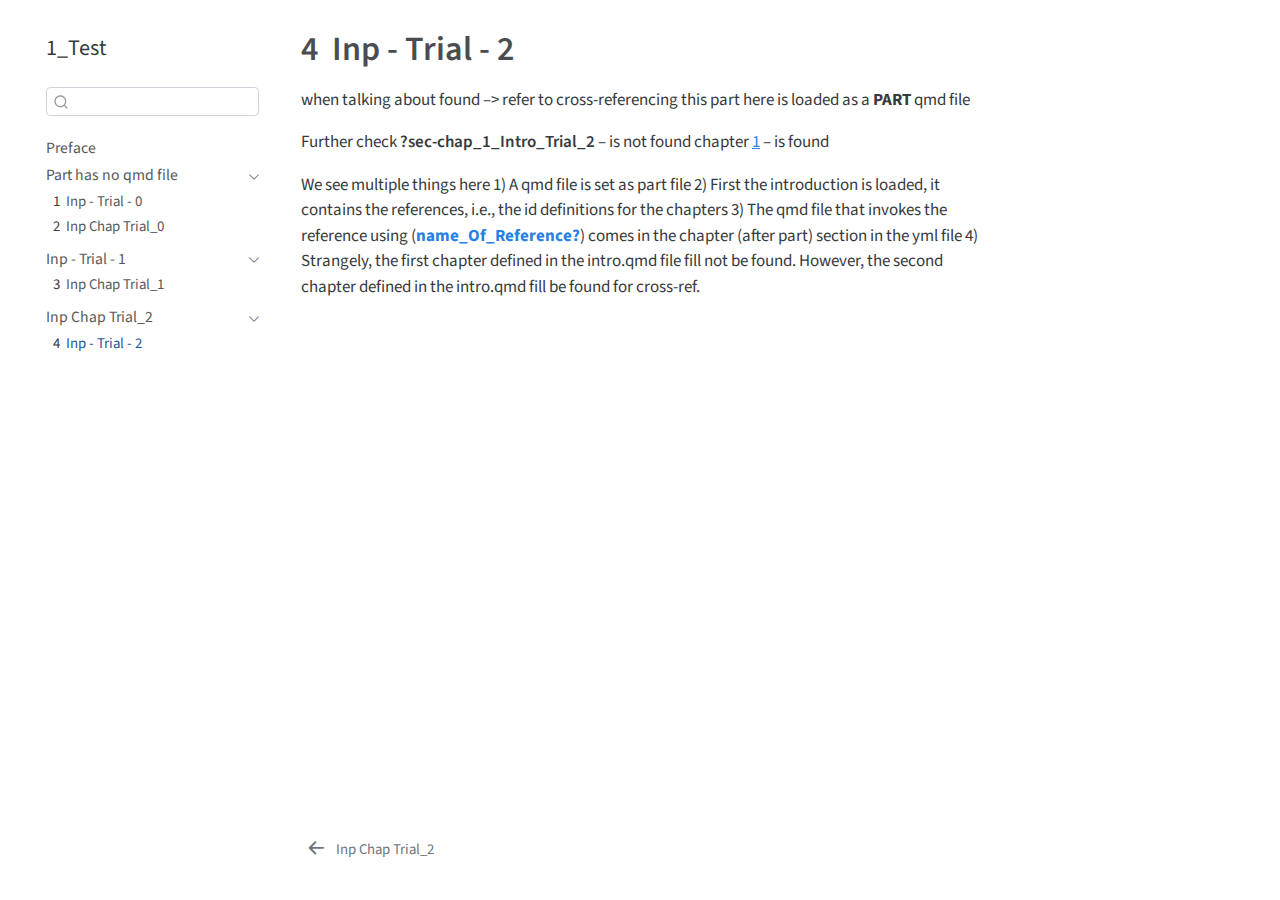
<file: 2_Trial/0_Trials.html>
<!DOCTYPE html>
<html xmlns="http://www.w3.org/1999/xhtml" lang="en" xml:lang="en"><head>

<meta charset="utf-8">
<meta name="generator" content="quarto-1.3.340">

<meta name="viewport" content="width=device-width, initial-scale=1.0, user-scalable=yes">


<title>1_Test - 4&nbsp; Inp - Trial - 2</title>
<style>
code{white-space: pre-wrap;}
span.smallcaps{font-variant: small-caps;}
div.columns{display: flex; gap: min(4vw, 1.5em);}
div.column{flex: auto; overflow-x: auto;}
div.hanging-indent{margin-left: 1.5em; text-indent: -1.5em;}
ul.task-list{list-style: none;}
ul.task-list li input[type="checkbox"] {
  width: 0.8em;
  margin: 0 0.8em 0.2em -1em; /* quarto-specific, see https://github.com/quarto-dev/quarto-cli/issues/4556 */ 
  vertical-align: middle;
}
</style>


<script src="../site_libs/quarto-nav/quarto-nav.js"></script>
<script src="../site_libs/quarto-nav/headroom.min.js"></script>
<script src="../site_libs/clipboard/clipboard.min.js"></script>
<script src="../site_libs/quarto-search/autocomplete.umd.js"></script>
<script src="../site_libs/quarto-search/fuse.min.js"></script>
<script src="../site_libs/quarto-search/quarto-search.js"></script>
<meta name="quarto:offset" content="../">
<link href="../2_Trial/1_Introduction.html" rel="prev">
<script src="../site_libs/quarto-html/quarto.js"></script>
<script src="../site_libs/quarto-html/popper.min.js"></script>
<script src="../site_libs/quarto-html/tippy.umd.min.js"></script>
<script src="../site_libs/quarto-html/anchor.min.js"></script>
<link href="../site_libs/quarto-html/tippy.css" rel="stylesheet">
<link href="../site_libs/quarto-html/quarto-syntax-highlighting.css" rel="stylesheet" id="quarto-text-highlighting-styles">
<script src="../site_libs/bootstrap/bootstrap.min.js"></script>
<link href="../site_libs/bootstrap/bootstrap-icons.css" rel="stylesheet">
<link href="../site_libs/bootstrap/bootstrap.min.css" rel="stylesheet" id="quarto-bootstrap" data-mode="light">
<script id="quarto-search-options" type="application/json">{
  "location": "sidebar",
  "copy-button": false,
  "collapse-after": 3,
  "panel-placement": "start",
  "type": "textbox",
  "limit": 20,
  "language": {
    "search-no-results-text": "No results",
    "search-matching-documents-text": "matching documents",
    "search-copy-link-title": "Copy link to search",
    "search-hide-matches-text": "Hide additional matches",
    "search-more-match-text": "more match in this document",
    "search-more-matches-text": "more matches in this document",
    "search-clear-button-title": "Clear",
    "search-detached-cancel-button-title": "Cancel",
    "search-submit-button-title": "Submit"
  }
}</script>


</head>

<body class="nav-sidebar floating">

<div id="quarto-search-results"></div>
  <header id="quarto-header" class="headroom fixed-top">
  <nav class="quarto-secondary-nav">
    <div class="container-fluid d-flex">
      <button type="button" class="quarto-btn-toggle btn" data-bs-toggle="collapse" data-bs-target="#quarto-sidebar,#quarto-sidebar-glass" aria-controls="quarto-sidebar" aria-expanded="false" aria-label="Toggle sidebar navigation" onclick="if (window.quartoToggleHeadroom) { window.quartoToggleHeadroom(); }">
        <i class="bi bi-layout-text-sidebar-reverse"></i>
      </button>
      <nav class="quarto-page-breadcrumbs" aria-label="breadcrumb"><ol class="breadcrumb"><li class="breadcrumb-item"><a href="../2_Trial/1_Introduction.html">Inp Chap Trial_2</a></li><li class="breadcrumb-item"><a href="../2_Trial/0_Trials.html"><span class="chapter-number">4</span>&nbsp; <span class="chapter-title">Inp - Trial - 2</span></a></li></ol></nav>
      <a class="flex-grow-1" role="button" data-bs-toggle="collapse" data-bs-target="#quarto-sidebar,#quarto-sidebar-glass" aria-controls="quarto-sidebar" aria-expanded="false" aria-label="Toggle sidebar navigation" onclick="if (window.quartoToggleHeadroom) { window.quartoToggleHeadroom(); }">      
      </a>
      <button type="button" class="btn quarto-search-button" aria-label="Search" onclick="window.quartoOpenSearch();">
        <i class="bi bi-search"></i>
      </button>
    </div>
  </nav>
</header>
<!-- content -->
<div id="quarto-content" class="quarto-container page-columns page-rows-contents page-layout-article">
<!-- sidebar -->
  <nav id="quarto-sidebar" class="sidebar collapse collapse-horizontal sidebar-navigation floating overflow-auto">
    <div class="pt-lg-2 mt-2 text-left sidebar-header">
    <div class="sidebar-title mb-0 py-0">
      <a href="../">1_Test</a> 
    </div>
      </div>
        <div class="mt-2 flex-shrink-0 align-items-center">
        <div class="sidebar-search">
        <div id="quarto-search" class="" title="Search"></div>
        </div>
        </div>
    <div class="sidebar-menu-container"> 
    <ul class="list-unstyled mt-1">
        <li class="sidebar-item">
  <div class="sidebar-item-container"> 
  <a href="../index.html" class="sidebar-item-text sidebar-link">
 <span class="menu-text">Preface</span></a>
  </div>
</li>
        <li class="sidebar-item sidebar-item-section">
      <div class="sidebar-item-container"> 
            <a class="sidebar-item-text sidebar-link text-start" data-bs-toggle="collapse" data-bs-target="#quarto-sidebar-section-1" aria-expanded="true">
 <span class="menu-text">Part has no qmd file</span></a>
          <a class="sidebar-item-toggle text-start" data-bs-toggle="collapse" data-bs-target="#quarto-sidebar-section-1" aria-expanded="true" aria-label="Toggle section">
            <i class="bi bi-chevron-right ms-2"></i>
          </a> 
      </div>
      <ul id="quarto-sidebar-section-1" class="collapse list-unstyled sidebar-section depth1 show">  
          <li class="sidebar-item">
  <div class="sidebar-item-container"> 
  <a href="../0_Trial/0_Trials.html" class="sidebar-item-text sidebar-link">
 <span class="menu-text"><span class="chapter-number">1</span>&nbsp; <span class="chapter-title">Inp - Trial - 0</span></span></a>
  </div>
</li>
          <li class="sidebar-item">
  <div class="sidebar-item-container"> 
  <a href="../0_Trial/1_Introduction.html" class="sidebar-item-text sidebar-link">
 <span class="menu-text"><span class="chapter-number">2</span>&nbsp; <span class="chapter-title">Inp Chap Trial_0</span></span></a>
  </div>
</li>
      </ul>
  </li>
        <li class="sidebar-item sidebar-item-section">
      <div class="sidebar-item-container"> 
            <a href="../1_Trial/0_Trials.html" class="sidebar-item-text sidebar-link">
 <span class="menu-text">Inp - Trial - 1</span></a>
          <a class="sidebar-item-toggle text-start" data-bs-toggle="collapse" data-bs-target="#quarto-sidebar-section-2" aria-expanded="true" aria-label="Toggle section">
            <i class="bi bi-chevron-right ms-2"></i>
          </a> 
      </div>
      <ul id="quarto-sidebar-section-2" class="collapse list-unstyled sidebar-section depth1 show">  
          <li class="sidebar-item">
  <div class="sidebar-item-container"> 
  <a href="../1_Trial/1_Introduction.html" class="sidebar-item-text sidebar-link">
 <span class="menu-text"><span class="chapter-number">3</span>&nbsp; <span class="chapter-title">Inp Chap Trial_1</span></span></a>
  </div>
</li>
      </ul>
  </li>
        <li class="sidebar-item sidebar-item-section">
      <div class="sidebar-item-container"> 
            <a href="../2_Trial/1_Introduction.html" class="sidebar-item-text sidebar-link">
 <span class="menu-text">Inp Chap Trial_2</span></a>
          <a class="sidebar-item-toggle text-start" data-bs-toggle="collapse" data-bs-target="#quarto-sidebar-section-3" aria-expanded="true" aria-label="Toggle section">
            <i class="bi bi-chevron-right ms-2"></i>
          </a> 
      </div>
      <ul id="quarto-sidebar-section-3" class="collapse list-unstyled sidebar-section depth1 show">  
          <li class="sidebar-item">
  <div class="sidebar-item-container"> 
  <a href="../2_Trial/0_Trials.html" class="sidebar-item-text sidebar-link active">
 <span class="menu-text"><span class="chapter-number">4</span>&nbsp; <span class="chapter-title">Inp - Trial - 2</span></span></a>
  </div>
</li>
      </ul>
  </li>
    </ul>
    </div>
</nav>
<div id="quarto-sidebar-glass" data-bs-toggle="collapse" data-bs-target="#quarto-sidebar,#quarto-sidebar-glass"></div>
<!-- margin-sidebar -->
    <div id="quarto-margin-sidebar" class="sidebar margin-sidebar">
        
    </div>
<!-- main -->
<main class="content" id="quarto-document-content">

<header id="title-block-header" class="quarto-title-block default">
<div class="quarto-title">
<h1 class="title"><span class="chapter-number">4</span>&nbsp; <span class="chapter-title">Inp - Trial - 2</span></h1>
</div>



<div class="quarto-title-meta">

    
  
    
  </div>
  

</header>

<p>when talking about found –&gt; refer to cross-referencing this part here is loaded as a <strong>PART</strong> qmd file</p>
<p>Further check <span class="quarto-unresolved-ref">?sec-chap_1_Intro_Trial_2</span> – is not found chapter <a href="1_Introduction.html"><span>1</span></a> – is found</p>
<p>We see multiple things here 1) A qmd file is set as part file 2) First the introduction is loaded, it contains the references, i.e., the id definitions for the chapters 3) The qmd file that invokes the reference using <span class="citation" data-cites="name_Of_Reference">(<a href="#ref-name_Of_Reference" role="doc-biblioref"><strong>name_Of_Reference?</strong></a>)</span> comes in the chapter (after part) section in the yml file 4) Strangely, the first chapter defined in the intro.qmd file fill not be found. However, the second chapter defined in the intro.qmd fill be found for cross-ref.</p>



</main> <!-- /main -->
<script id="quarto-html-after-body" type="application/javascript">
window.document.addEventListener("DOMContentLoaded", function (event) {
  const toggleBodyColorMode = (bsSheetEl) => {
    const mode = bsSheetEl.getAttribute("data-mode");
    const bodyEl = window.document.querySelector("body");
    if (mode === "dark") {
      bodyEl.classList.add("quarto-dark");
      bodyEl.classList.remove("quarto-light");
    } else {
      bodyEl.classList.add("quarto-light");
      bodyEl.classList.remove("quarto-dark");
    }
  }
  const toggleBodyColorPrimary = () => {
    const bsSheetEl = window.document.querySelector("link#quarto-bootstrap");
    if (bsSheetEl) {
      toggleBodyColorMode(bsSheetEl);
    }
  }
  toggleBodyColorPrimary();  
  const icon = "";
  const anchorJS = new window.AnchorJS();
  anchorJS.options = {
    placement: 'right',
    icon: icon
  };
  anchorJS.add('.anchored');
  const isCodeAnnotation = (el) => {
    for (const clz of el.classList) {
      if (clz.startsWith('code-annotation-')) {                     
        return true;
      }
    }
    return false;
  }
  const clipboard = new window.ClipboardJS('.code-copy-button', {
    text: function(trigger) {
      const codeEl = trigger.previousElementSibling.cloneNode(true);
      for (const childEl of codeEl.children) {
        if (isCodeAnnotation(childEl)) {
          childEl.remove();
        }
      }
      return codeEl.innerText;
    }
  });
  clipboard.on('success', function(e) {
    // button target
    const button = e.trigger;
    // don't keep focus
    button.blur();
    // flash "checked"
    button.classList.add('code-copy-button-checked');
    var currentTitle = button.getAttribute("title");
    button.setAttribute("title", "Copied!");
    let tooltip;
    if (window.bootstrap) {
      button.setAttribute("data-bs-toggle", "tooltip");
      button.setAttribute("data-bs-placement", "left");
      button.setAttribute("data-bs-title", "Copied!");
      tooltip = new bootstrap.Tooltip(button, 
        { trigger: "manual", 
          customClass: "code-copy-button-tooltip",
          offset: [0, -8]});
      tooltip.show();    
    }
    setTimeout(function() {
      if (tooltip) {
        tooltip.hide();
        button.removeAttribute("data-bs-title");
        button.removeAttribute("data-bs-toggle");
        button.removeAttribute("data-bs-placement");
      }
      button.setAttribute("title", currentTitle);
      button.classList.remove('code-copy-button-checked');
    }, 1000);
    // clear code selection
    e.clearSelection();
  });
  function tippyHover(el, contentFn) {
    const config = {
      allowHTML: true,
      content: contentFn,
      maxWidth: 500,
      delay: 100,
      arrow: false,
      appendTo: function(el) {
          return el.parentElement;
      },
      interactive: true,
      interactiveBorder: 10,
      theme: 'quarto',
      placement: 'bottom-start'
    };
    window.tippy(el, config); 
  }
  const noterefs = window.document.querySelectorAll('a[role="doc-noteref"]');
  for (var i=0; i<noterefs.length; i++) {
    const ref = noterefs[i];
    tippyHover(ref, function() {
      // use id or data attribute instead here
      let href = ref.getAttribute('data-footnote-href') || ref.getAttribute('href');
      try { href = new URL(href).hash; } catch {}
      const id = href.replace(/^#\/?/, "");
      const note = window.document.getElementById(id);
      return note.innerHTML;
    });
  }
      let selectedAnnoteEl;
      const selectorForAnnotation = ( cell, annotation) => {
        let cellAttr = 'data-code-cell="' + cell + '"';
        let lineAttr = 'data-code-annotation="' +  annotation + '"';
        const selector = 'span[' + cellAttr + '][' + lineAttr + ']';
        return selector;
      }
      const selectCodeLines = (annoteEl) => {
        const doc = window.document;
        const targetCell = annoteEl.getAttribute("data-target-cell");
        const targetAnnotation = annoteEl.getAttribute("data-target-annotation");
        const annoteSpan = window.document.querySelector(selectorForAnnotation(targetCell, targetAnnotation));
        const lines = annoteSpan.getAttribute("data-code-lines").split(",");
        const lineIds = lines.map((line) => {
          return targetCell + "-" + line;
        })
        let top = null;
        let height = null;
        let parent = null;
        if (lineIds.length > 0) {
            //compute the position of the single el (top and bottom and make a div)
            const el = window.document.getElementById(lineIds[0]);
            top = el.offsetTop;
            height = el.offsetHeight;
            parent = el.parentElement.parentElement;
          if (lineIds.length > 1) {
            const lastEl = window.document.getElementById(lineIds[lineIds.length - 1]);
            const bottom = lastEl.offsetTop + lastEl.offsetHeight;
            height = bottom - top;
          }
          if (top !== null && height !== null && parent !== null) {
            // cook up a div (if necessary) and position it 
            let div = window.document.getElementById("code-annotation-line-highlight");
            if (div === null) {
              div = window.document.createElement("div");
              div.setAttribute("id", "code-annotation-line-highlight");
              div.style.position = 'absolute';
              parent.appendChild(div);
            }
            div.style.top = top - 2 + "px";
            div.style.height = height + 4 + "px";
            let gutterDiv = window.document.getElementById("code-annotation-line-highlight-gutter");
            if (gutterDiv === null) {
              gutterDiv = window.document.createElement("div");
              gutterDiv.setAttribute("id", "code-annotation-line-highlight-gutter");
              gutterDiv.style.position = 'absolute';
              const codeCell = window.document.getElementById(targetCell);
              const gutter = codeCell.querySelector('.code-annotation-gutter');
              gutter.appendChild(gutterDiv);
            }
            gutterDiv.style.top = top - 2 + "px";
            gutterDiv.style.height = height + 4 + "px";
          }
          selectedAnnoteEl = annoteEl;
        }
      };
      const unselectCodeLines = () => {
        const elementsIds = ["code-annotation-line-highlight", "code-annotation-line-highlight-gutter"];
        elementsIds.forEach((elId) => {
          const div = window.document.getElementById(elId);
          if (div) {
            div.remove();
          }
        });
        selectedAnnoteEl = undefined;
      };
      // Attach click handler to the DT
      const annoteDls = window.document.querySelectorAll('dt[data-target-cell]');
      for (const annoteDlNode of annoteDls) {
        annoteDlNode.addEventListener('click', (event) => {
          const clickedEl = event.target;
          if (clickedEl !== selectedAnnoteEl) {
            unselectCodeLines();
            const activeEl = window.document.querySelector('dt[data-target-cell].code-annotation-active');
            if (activeEl) {
              activeEl.classList.remove('code-annotation-active');
            }
            selectCodeLines(clickedEl);
            clickedEl.classList.add('code-annotation-active');
          } else {
            // Unselect the line
            unselectCodeLines();
            clickedEl.classList.remove('code-annotation-active');
          }
        });
      }
  const findCites = (el) => {
    const parentEl = el.parentElement;
    if (parentEl) {
      const cites = parentEl.dataset.cites;
      if (cites) {
        return {
          el,
          cites: cites.split(' ')
        };
      } else {
        return findCites(el.parentElement)
      }
    } else {
      return undefined;
    }
  };
  var bibliorefs = window.document.querySelectorAll('a[role="doc-biblioref"]');
  for (var i=0; i<bibliorefs.length; i++) {
    const ref = bibliorefs[i];
    const citeInfo = findCites(ref);
    if (citeInfo) {
      tippyHover(citeInfo.el, function() {
        var popup = window.document.createElement('div');
        citeInfo.cites.forEach(function(cite) {
          var citeDiv = window.document.createElement('div');
          citeDiv.classList.add('hanging-indent');
          citeDiv.classList.add('csl-entry');
          var biblioDiv = window.document.getElementById('ref-' + cite);
          if (biblioDiv) {
            citeDiv.innerHTML = biblioDiv.innerHTML;
          }
          popup.appendChild(citeDiv);
        });
        return popup.innerHTML;
      });
    }
  }
});
</script>
<nav class="page-navigation">
  <div class="nav-page nav-page-previous">
      <a href="../2_Trial/1_Introduction.html" class="pagination-link">
        <i class="bi bi-arrow-left-short"></i> <span class="nav-page-text">Inp Chap Trial_2</span>
      </a>          
  </div>
  <div class="nav-page nav-page-next">
  </div>
</nav>
</div> <!-- /content -->



</body></html>
</file>
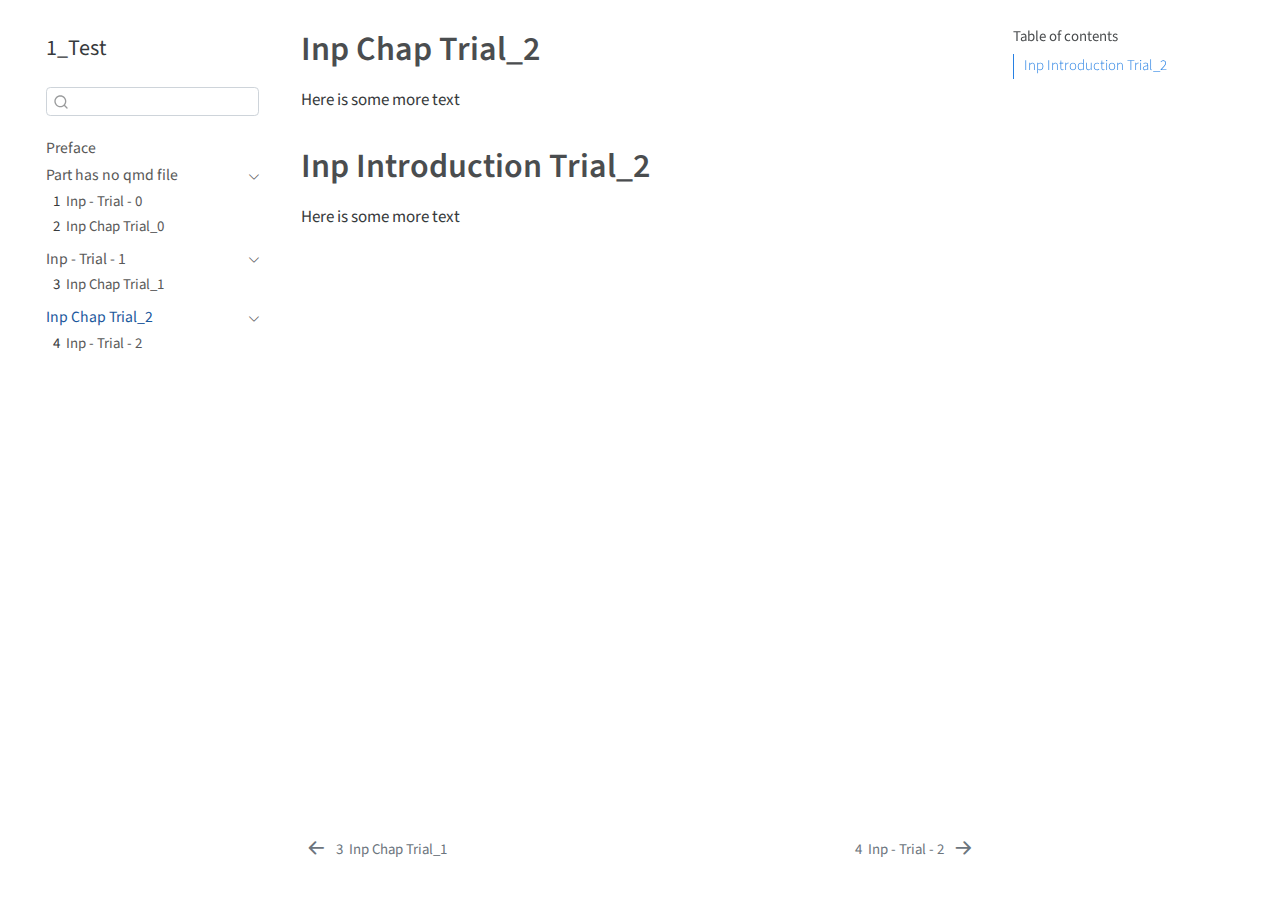
<file: 2_Trial/1_Introduction.html>
<!DOCTYPE html>
<html xmlns="http://www.w3.org/1999/xhtml" lang="en" xml:lang="en"><head>

<meta charset="utf-8">
<meta name="generator" content="quarto-1.3.340">

<meta name="viewport" content="width=device-width, initial-scale=1.0, user-scalable=yes">


<title>1_Test - Inp Chap Trial_2</title>
<style>
code{white-space: pre-wrap;}
span.smallcaps{font-variant: small-caps;}
div.columns{display: flex; gap: min(4vw, 1.5em);}
div.column{flex: auto; overflow-x: auto;}
div.hanging-indent{margin-left: 1.5em; text-indent: -1.5em;}
ul.task-list{list-style: none;}
ul.task-list li input[type="checkbox"] {
  width: 0.8em;
  margin: 0 0.8em 0.2em -1em; /* quarto-specific, see https://github.com/quarto-dev/quarto-cli/issues/4556 */ 
  vertical-align: middle;
}
</style>


<script src="../site_libs/quarto-nav/quarto-nav.js"></script>
<script src="../site_libs/quarto-nav/headroom.min.js"></script>
<script src="../site_libs/clipboard/clipboard.min.js"></script>
<script src="../site_libs/quarto-search/autocomplete.umd.js"></script>
<script src="../site_libs/quarto-search/fuse.min.js"></script>
<script src="../site_libs/quarto-search/quarto-search.js"></script>
<meta name="quarto:offset" content="../">
<link href="../2_Trial/0_Trials.html" rel="next">
<link href="../1_Trial/1_Introduction.html" rel="prev">
<script src="../site_libs/quarto-html/quarto.js"></script>
<script src="../site_libs/quarto-html/popper.min.js"></script>
<script src="../site_libs/quarto-html/tippy.umd.min.js"></script>
<script src="../site_libs/quarto-html/anchor.min.js"></script>
<link href="../site_libs/quarto-html/tippy.css" rel="stylesheet">
<link href="../site_libs/quarto-html/quarto-syntax-highlighting.css" rel="stylesheet" id="quarto-text-highlighting-styles">
<script src="../site_libs/bootstrap/bootstrap.min.js"></script>
<link href="../site_libs/bootstrap/bootstrap-icons.css" rel="stylesheet">
<link href="../site_libs/bootstrap/bootstrap.min.css" rel="stylesheet" id="quarto-bootstrap" data-mode="light">
<script id="quarto-search-options" type="application/json">{
  "location": "sidebar",
  "copy-button": false,
  "collapse-after": 3,
  "panel-placement": "start",
  "type": "textbox",
  "limit": 20,
  "language": {
    "search-no-results-text": "No results",
    "search-matching-documents-text": "matching documents",
    "search-copy-link-title": "Copy link to search",
    "search-hide-matches-text": "Hide additional matches",
    "search-more-match-text": "more match in this document",
    "search-more-matches-text": "more matches in this document",
    "search-clear-button-title": "Clear",
    "search-detached-cancel-button-title": "Cancel",
    "search-submit-button-title": "Submit"
  }
}</script>


</head>

<body class="nav-sidebar floating">

<div id="quarto-search-results"></div>
  <header id="quarto-header" class="headroom fixed-top">
  <nav class="quarto-secondary-nav">
    <div class="container-fluid d-flex">
      <button type="button" class="quarto-btn-toggle btn" data-bs-toggle="collapse" data-bs-target="#quarto-sidebar,#quarto-sidebar-glass" aria-controls="quarto-sidebar" aria-expanded="false" aria-label="Toggle sidebar navigation" onclick="if (window.quartoToggleHeadroom) { window.quartoToggleHeadroom(); }">
        <i class="bi bi-layout-text-sidebar-reverse"></i>
      </button>
      <nav class="quarto-page-breadcrumbs" aria-label="breadcrumb"><ol class="breadcrumb"><li class="breadcrumb-item"><a href="../2_Trial/1_Introduction.html">Inp Chap Trial_2</a></li></ol></nav>
      <a class="flex-grow-1" role="button" data-bs-toggle="collapse" data-bs-target="#quarto-sidebar,#quarto-sidebar-glass" aria-controls="quarto-sidebar" aria-expanded="false" aria-label="Toggle sidebar navigation" onclick="if (window.quartoToggleHeadroom) { window.quartoToggleHeadroom(); }">      
      </a>
      <button type="button" class="btn quarto-search-button" aria-label="Search" onclick="window.quartoOpenSearch();">
        <i class="bi bi-search"></i>
      </button>
    </div>
  </nav>
</header>
<!-- content -->
<div id="quarto-content" class="quarto-container page-columns page-rows-contents page-layout-article">
<!-- sidebar -->
  <nav id="quarto-sidebar" class="sidebar collapse collapse-horizontal sidebar-navigation floating overflow-auto">
    <div class="pt-lg-2 mt-2 text-left sidebar-header">
    <div class="sidebar-title mb-0 py-0">
      <a href="../">1_Test</a> 
    </div>
      </div>
        <div class="mt-2 flex-shrink-0 align-items-center">
        <div class="sidebar-search">
        <div id="quarto-search" class="" title="Search"></div>
        </div>
        </div>
    <div class="sidebar-menu-container"> 
    <ul class="list-unstyled mt-1">
        <li class="sidebar-item">
  <div class="sidebar-item-container"> 
  <a href="../index.html" class="sidebar-item-text sidebar-link">
 <span class="menu-text">Preface</span></a>
  </div>
</li>
        <li class="sidebar-item sidebar-item-section">
      <div class="sidebar-item-container"> 
            <a class="sidebar-item-text sidebar-link text-start" data-bs-toggle="collapse" data-bs-target="#quarto-sidebar-section-1" aria-expanded="true">
 <span class="menu-text">Part has no qmd file</span></a>
          <a class="sidebar-item-toggle text-start" data-bs-toggle="collapse" data-bs-target="#quarto-sidebar-section-1" aria-expanded="true" aria-label="Toggle section">
            <i class="bi bi-chevron-right ms-2"></i>
          </a> 
      </div>
      <ul id="quarto-sidebar-section-1" class="collapse list-unstyled sidebar-section depth1 show">  
          <li class="sidebar-item">
  <div class="sidebar-item-container"> 
  <a href="../0_Trial/0_Trials.html" class="sidebar-item-text sidebar-link">
 <span class="menu-text"><span class="chapter-number">1</span>&nbsp; <span class="chapter-title">Inp - Trial - 0</span></span></a>
  </div>
</li>
          <li class="sidebar-item">
  <div class="sidebar-item-container"> 
  <a href="../0_Trial/1_Introduction.html" class="sidebar-item-text sidebar-link">
 <span class="menu-text"><span class="chapter-number">2</span>&nbsp; <span class="chapter-title">Inp Chap Trial_0</span></span></a>
  </div>
</li>
      </ul>
  </li>
        <li class="sidebar-item sidebar-item-section">
      <div class="sidebar-item-container"> 
            <a href="../1_Trial/0_Trials.html" class="sidebar-item-text sidebar-link">
 <span class="menu-text">Inp - Trial - 1</span></a>
          <a class="sidebar-item-toggle text-start" data-bs-toggle="collapse" data-bs-target="#quarto-sidebar-section-2" aria-expanded="true" aria-label="Toggle section">
            <i class="bi bi-chevron-right ms-2"></i>
          </a> 
      </div>
      <ul id="quarto-sidebar-section-2" class="collapse list-unstyled sidebar-section depth1 show">  
          <li class="sidebar-item">
  <div class="sidebar-item-container"> 
  <a href="../1_Trial/1_Introduction.html" class="sidebar-item-text sidebar-link">
 <span class="menu-text"><span class="chapter-number">3</span>&nbsp; <span class="chapter-title">Inp Chap Trial_1</span></span></a>
  </div>
</li>
      </ul>
  </li>
        <li class="sidebar-item sidebar-item-section">
      <div class="sidebar-item-container"> 
            <a href="../2_Trial/1_Introduction.html" class="sidebar-item-text sidebar-link active">
 <span class="menu-text">Inp Chap Trial_2</span></a>
          <a class="sidebar-item-toggle text-start" data-bs-toggle="collapse" data-bs-target="#quarto-sidebar-section-3" aria-expanded="true" aria-label="Toggle section">
            <i class="bi bi-chevron-right ms-2"></i>
          </a> 
      </div>
      <ul id="quarto-sidebar-section-3" class="collapse list-unstyled sidebar-section depth1 show">  
          <li class="sidebar-item">
  <div class="sidebar-item-container"> 
  <a href="../2_Trial/0_Trials.html" class="sidebar-item-text sidebar-link">
 <span class="menu-text"><span class="chapter-number">4</span>&nbsp; <span class="chapter-title">Inp - Trial - 2</span></span></a>
  </div>
</li>
      </ul>
  </li>
    </ul>
    </div>
</nav>
<div id="quarto-sidebar-glass" data-bs-toggle="collapse" data-bs-target="#quarto-sidebar,#quarto-sidebar-glass"></div>
<!-- margin-sidebar -->
    <div id="quarto-margin-sidebar" class="sidebar margin-sidebar">
        <nav id="TOC" role="doc-toc" class="toc-active">
    <h2 id="toc-title">Table of contents</h2>
   
  <ul>
  <li><a href="#sec-chap_1_Abc_Trial_2" id="toc-sec-chap_1_Abc_Trial_2" class="nav-link active" data-scroll-target="#sec-chap_1_Abc_Trial_2">Inp Introduction Trial_2</a></li>
  </ul>
</nav>
    </div>
<!-- main -->
<main class="content" id="quarto-document-content">

<header id="title-block-header" class="quarto-title-block default">
<div class="quarto-title">
<h1 class="title"><span id="sec-chap_1_Intro_Trial_2" class="quarto-section-identifier">Inp Chap Trial_2</span></h1>
</div>



<div class="quarto-title-meta">

    
  
    
  </div>
  

</header>

<p>Here is some more text</p>
<section id="sec-chap_1_Abc_Trial_2" class="level1">
<h1>Inp Introduction Trial_2</h1>
<p>Here is some more text</p>


</section>

</main> <!-- /main -->
<script id="quarto-html-after-body" type="application/javascript">
window.document.addEventListener("DOMContentLoaded", function (event) {
  const toggleBodyColorMode = (bsSheetEl) => {
    const mode = bsSheetEl.getAttribute("data-mode");
    const bodyEl = window.document.querySelector("body");
    if (mode === "dark") {
      bodyEl.classList.add("quarto-dark");
      bodyEl.classList.remove("quarto-light");
    } else {
      bodyEl.classList.add("quarto-light");
      bodyEl.classList.remove("quarto-dark");
    }
  }
  const toggleBodyColorPrimary = () => {
    const bsSheetEl = window.document.querySelector("link#quarto-bootstrap");
    if (bsSheetEl) {
      toggleBodyColorMode(bsSheetEl);
    }
  }
  toggleBodyColorPrimary();  
  const icon = "";
  const anchorJS = new window.AnchorJS();
  anchorJS.options = {
    placement: 'right',
    icon: icon
  };
  anchorJS.add('.anchored');
  const isCodeAnnotation = (el) => {
    for (const clz of el.classList) {
      if (clz.startsWith('code-annotation-')) {                     
        return true;
      }
    }
    return false;
  }
  const clipboard = new window.ClipboardJS('.code-copy-button', {
    text: function(trigger) {
      const codeEl = trigger.previousElementSibling.cloneNode(true);
      for (const childEl of codeEl.children) {
        if (isCodeAnnotation(childEl)) {
          childEl.remove();
        }
      }
      return codeEl.innerText;
    }
  });
  clipboard.on('success', function(e) {
    // button target
    const button = e.trigger;
    // don't keep focus
    button.blur();
    // flash "checked"
    button.classList.add('code-copy-button-checked');
    var currentTitle = button.getAttribute("title");
    button.setAttribute("title", "Copied!");
    let tooltip;
    if (window.bootstrap) {
      button.setAttribute("data-bs-toggle", "tooltip");
      button.setAttribute("data-bs-placement", "left");
      button.setAttribute("data-bs-title", "Copied!");
      tooltip = new bootstrap.Tooltip(button, 
        { trigger: "manual", 
          customClass: "code-copy-button-tooltip",
          offset: [0, -8]});
      tooltip.show();    
    }
    setTimeout(function() {
      if (tooltip) {
        tooltip.hide();
        button.removeAttribute("data-bs-title");
        button.removeAttribute("data-bs-toggle");
        button.removeAttribute("data-bs-placement");
      }
      button.setAttribute("title", currentTitle);
      button.classList.remove('code-copy-button-checked');
    }, 1000);
    // clear code selection
    e.clearSelection();
  });
  function tippyHover(el, contentFn) {
    const config = {
      allowHTML: true,
      content: contentFn,
      maxWidth: 500,
      delay: 100,
      arrow: false,
      appendTo: function(el) {
          return el.parentElement;
      },
      interactive: true,
      interactiveBorder: 10,
      theme: 'quarto',
      placement: 'bottom-start'
    };
    window.tippy(el, config); 
  }
  const noterefs = window.document.querySelectorAll('a[role="doc-noteref"]');
  for (var i=0; i<noterefs.length; i++) {
    const ref = noterefs[i];
    tippyHover(ref, function() {
      // use id or data attribute instead here
      let href = ref.getAttribute('data-footnote-href') || ref.getAttribute('href');
      try { href = new URL(href).hash; } catch {}
      const id = href.replace(/^#\/?/, "");
      const note = window.document.getElementById(id);
      return note.innerHTML;
    });
  }
      let selectedAnnoteEl;
      const selectorForAnnotation = ( cell, annotation) => {
        let cellAttr = 'data-code-cell="' + cell + '"';
        let lineAttr = 'data-code-annotation="' +  annotation + '"';
        const selector = 'span[' + cellAttr + '][' + lineAttr + ']';
        return selector;
      }
      const selectCodeLines = (annoteEl) => {
        const doc = window.document;
        const targetCell = annoteEl.getAttribute("data-target-cell");
        const targetAnnotation = annoteEl.getAttribute("data-target-annotation");
        const annoteSpan = window.document.querySelector(selectorForAnnotation(targetCell, targetAnnotation));
        const lines = annoteSpan.getAttribute("data-code-lines").split(",");
        const lineIds = lines.map((line) => {
          return targetCell + "-" + line;
        })
        let top = null;
        let height = null;
        let parent = null;
        if (lineIds.length > 0) {
            //compute the position of the single el (top and bottom and make a div)
            const el = window.document.getElementById(lineIds[0]);
            top = el.offsetTop;
            height = el.offsetHeight;
            parent = el.parentElement.parentElement;
          if (lineIds.length > 1) {
            const lastEl = window.document.getElementById(lineIds[lineIds.length - 1]);
            const bottom = lastEl.offsetTop + lastEl.offsetHeight;
            height = bottom - top;
          }
          if (top !== null && height !== null && parent !== null) {
            // cook up a div (if necessary) and position it 
            let div = window.document.getElementById("code-annotation-line-highlight");
            if (div === null) {
              div = window.document.createElement("div");
              div.setAttribute("id", "code-annotation-line-highlight");
              div.style.position = 'absolute';
              parent.appendChild(div);
            }
            div.style.top = top - 2 + "px";
            div.style.height = height + 4 + "px";
            let gutterDiv = window.document.getElementById("code-annotation-line-highlight-gutter");
            if (gutterDiv === null) {
              gutterDiv = window.document.createElement("div");
              gutterDiv.setAttribute("id", "code-annotation-line-highlight-gutter");
              gutterDiv.style.position = 'absolute';
              const codeCell = window.document.getElementById(targetCell);
              const gutter = codeCell.querySelector('.code-annotation-gutter');
              gutter.appendChild(gutterDiv);
            }
            gutterDiv.style.top = top - 2 + "px";
            gutterDiv.style.height = height + 4 + "px";
          }
          selectedAnnoteEl = annoteEl;
        }
      };
      const unselectCodeLines = () => {
        const elementsIds = ["code-annotation-line-highlight", "code-annotation-line-highlight-gutter"];
        elementsIds.forEach((elId) => {
          const div = window.document.getElementById(elId);
          if (div) {
            div.remove();
          }
        });
        selectedAnnoteEl = undefined;
      };
      // Attach click handler to the DT
      const annoteDls = window.document.querySelectorAll('dt[data-target-cell]');
      for (const annoteDlNode of annoteDls) {
        annoteDlNode.addEventListener('click', (event) => {
          const clickedEl = event.target;
          if (clickedEl !== selectedAnnoteEl) {
            unselectCodeLines();
            const activeEl = window.document.querySelector('dt[data-target-cell].code-annotation-active');
            if (activeEl) {
              activeEl.classList.remove('code-annotation-active');
            }
            selectCodeLines(clickedEl);
            clickedEl.classList.add('code-annotation-active');
          } else {
            // Unselect the line
            unselectCodeLines();
            clickedEl.classList.remove('code-annotation-active');
          }
        });
      }
  const findCites = (el) => {
    const parentEl = el.parentElement;
    if (parentEl) {
      const cites = parentEl.dataset.cites;
      if (cites) {
        return {
          el,
          cites: cites.split(' ')
        };
      } else {
        return findCites(el.parentElement)
      }
    } else {
      return undefined;
    }
  };
  var bibliorefs = window.document.querySelectorAll('a[role="doc-biblioref"]');
  for (var i=0; i<bibliorefs.length; i++) {
    const ref = bibliorefs[i];
    const citeInfo = findCites(ref);
    if (citeInfo) {
      tippyHover(citeInfo.el, function() {
        var popup = window.document.createElement('div');
        citeInfo.cites.forEach(function(cite) {
          var citeDiv = window.document.createElement('div');
          citeDiv.classList.add('hanging-indent');
          citeDiv.classList.add('csl-entry');
          var biblioDiv = window.document.getElementById('ref-' + cite);
          if (biblioDiv) {
            citeDiv.innerHTML = biblioDiv.innerHTML;
          }
          popup.appendChild(citeDiv);
        });
        return popup.innerHTML;
      });
    }
  }
});
</script>
<nav class="page-navigation">
  <div class="nav-page nav-page-previous">
      <a href="../1_Trial/1_Introduction.html" class="pagination-link">
        <i class="bi bi-arrow-left-short"></i> <span class="nav-page-text"><span class="chapter-number">3</span>&nbsp; <span class="chapter-title">Inp Chap Trial_1</span></span>
      </a>          
  </div>
  <div class="nav-page nav-page-next">
      <a href="../2_Trial/0_Trials.html" class="pagination-link">
        <span class="nav-page-text"><span class="chapter-number">4</span>&nbsp; <span class="chapter-title">Inp - Trial - 2</span></span> <i class="bi bi-arrow-right-short"></i>
      </a>
  </div>
</nav>
</div> <!-- /content -->



</body></html>
</file>
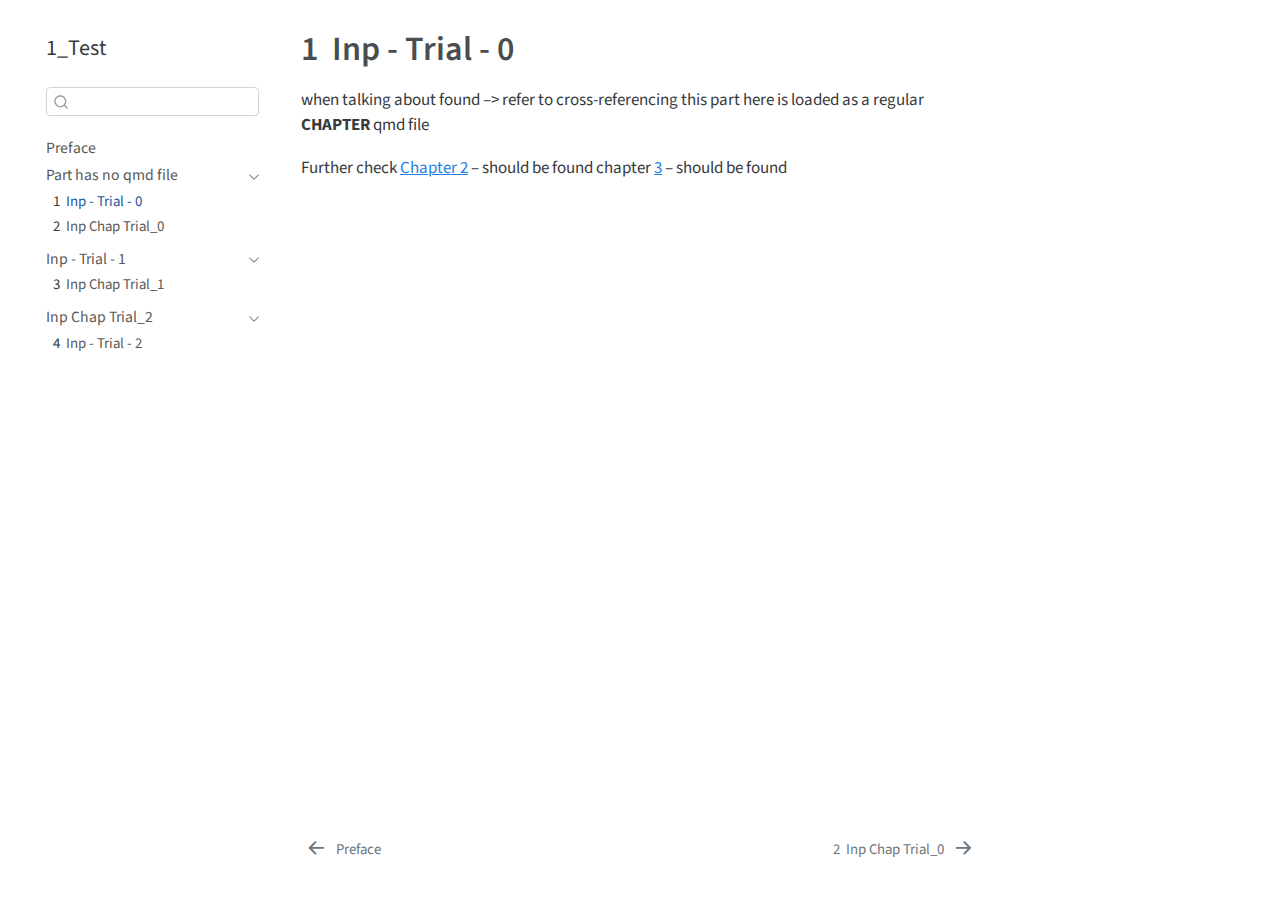
<file: _book/0_Trial/0_Trials.html>
<!DOCTYPE html>
<html xmlns="http://www.w3.org/1999/xhtml" lang="en" xml:lang="en"><head>

<meta charset="utf-8">
<meta name="generator" content="quarto-1.3.333">

<meta name="viewport" content="width=device-width, initial-scale=1.0, user-scalable=yes">


<title>1_Test - 1&nbsp; Inp - Trial - 0</title>
<style>
code{white-space: pre-wrap;}
span.smallcaps{font-variant: small-caps;}
div.columns{display: flex; gap: min(4vw, 1.5em);}
div.column{flex: auto; overflow-x: auto;}
div.hanging-indent{margin-left: 1.5em; text-indent: -1.5em;}
ul.task-list{list-style: none;}
ul.task-list li input[type="checkbox"] {
  width: 0.8em;
  margin: 0 0.8em 0.2em -1em; /* quarto-specific, see https://github.com/quarto-dev/quarto-cli/issues/4556 */ 
  vertical-align: middle;
}
</style>


<script src="../site_libs/quarto-nav/quarto-nav.js"></script>
<script src="../site_libs/quarto-nav/headroom.min.js"></script>
<script src="../site_libs/clipboard/clipboard.min.js"></script>
<script src="../site_libs/quarto-search/autocomplete.umd.js"></script>
<script src="../site_libs/quarto-search/fuse.min.js"></script>
<script src="../site_libs/quarto-search/quarto-search.js"></script>
<meta name="quarto:offset" content="../">
<link href="../0_Trial/1_Introduction.html" rel="next">
<link href="../index.html" rel="prev">
<script src="../site_libs/quarto-html/quarto.js"></script>
<script src="../site_libs/quarto-html/popper.min.js"></script>
<script src="../site_libs/quarto-html/tippy.umd.min.js"></script>
<script src="../site_libs/quarto-html/anchor.min.js"></script>
<link href="../site_libs/quarto-html/tippy.css" rel="stylesheet">
<link href="../site_libs/quarto-html/quarto-syntax-highlighting.css" rel="stylesheet" id="quarto-text-highlighting-styles">
<script src="../site_libs/bootstrap/bootstrap.min.js"></script>
<link href="../site_libs/bootstrap/bootstrap-icons.css" rel="stylesheet">
<link href="../site_libs/bootstrap/bootstrap.min.css" rel="stylesheet" id="quarto-bootstrap" data-mode="light">
<script id="quarto-search-options" type="application/json">{
  "location": "sidebar",
  "copy-button": false,
  "collapse-after": 3,
  "panel-placement": "start",
  "type": "textbox",
  "limit": 20,
  "language": {
    "search-no-results-text": "No results",
    "search-matching-documents-text": "matching documents",
    "search-copy-link-title": "Copy link to search",
    "search-hide-matches-text": "Hide additional matches",
    "search-more-match-text": "more match in this document",
    "search-more-matches-text": "more matches in this document",
    "search-clear-button-title": "Clear",
    "search-detached-cancel-button-title": "Cancel",
    "search-submit-button-title": "Submit"
  }
}</script>


</head>

<body class="nav-sidebar floating">

<div id="quarto-search-results"></div>
  <header id="quarto-header" class="headroom fixed-top">
  <nav class="quarto-secondary-nav">
    <div class="container-fluid d-flex">
      <button type="button" class="quarto-btn-toggle btn" data-bs-toggle="collapse" data-bs-target="#quarto-sidebar,#quarto-sidebar-glass" aria-controls="quarto-sidebar" aria-expanded="false" aria-label="Toggle sidebar navigation" onclick="if (window.quartoToggleHeadroom) { window.quartoToggleHeadroom(); }">
        <i class="bi bi-layout-text-sidebar-reverse"></i>
      </button>
      <nav class="quarto-page-breadcrumbs" aria-label="breadcrumb"><ol class="breadcrumb"><li class="breadcrumb-item"><a href="../0_Trial/0_Trials.html">Part has no qmd file</a></li><li class="breadcrumb-item"><a href="../0_Trial/0_Trials.html"><span class="chapter-number">1</span>&nbsp; <span class="chapter-title">Inp - Trial - 0</span></a></li></ol></nav>
      <a class="flex-grow-1" role="button" data-bs-toggle="collapse" data-bs-target="#quarto-sidebar,#quarto-sidebar-glass" aria-controls="quarto-sidebar" aria-expanded="false" aria-label="Toggle sidebar navigation" onclick="if (window.quartoToggleHeadroom) { window.quartoToggleHeadroom(); }">      
      </a>
      <button type="button" class="btn quarto-search-button" aria-label="Search" onclick="window.quartoOpenSearch();">
        <i class="bi bi-search"></i>
      </button>
    </div>
  </nav>
</header>
<!-- content -->
<div id="quarto-content" class="quarto-container page-columns page-rows-contents page-layout-article">
<!-- sidebar -->
  <nav id="quarto-sidebar" class="sidebar collapse collapse-horizontal sidebar-navigation floating overflow-auto">
    <div class="pt-lg-2 mt-2 text-left sidebar-header">
    <div class="sidebar-title mb-0 py-0">
      <a href="../">1_Test</a> 
    </div>
      </div>
        <div class="mt-2 flex-shrink-0 align-items-center">
        <div class="sidebar-search">
        <div id="quarto-search" class="" title="Search"></div>
        </div>
        </div>
    <div class="sidebar-menu-container"> 
    <ul class="list-unstyled mt-1">
        <li class="sidebar-item">
  <div class="sidebar-item-container"> 
  <a href="../index.html" class="sidebar-item-text sidebar-link">
 <span class="menu-text">Preface</span></a>
  </div>
</li>
        <li class="sidebar-item sidebar-item-section">
      <div class="sidebar-item-container"> 
            <a class="sidebar-item-text sidebar-link text-start" data-bs-toggle="collapse" data-bs-target="#quarto-sidebar-section-1" aria-expanded="true">
 <span class="menu-text">Part has no qmd file</span></a>
          <a class="sidebar-item-toggle text-start" data-bs-toggle="collapse" data-bs-target="#quarto-sidebar-section-1" aria-expanded="true" aria-label="Toggle section">
            <i class="bi bi-chevron-right ms-2"></i>
          </a> 
      </div>
      <ul id="quarto-sidebar-section-1" class="collapse list-unstyled sidebar-section depth1 show">  
          <li class="sidebar-item">
  <div class="sidebar-item-container"> 
  <a href="../0_Trial/0_Trials.html" class="sidebar-item-text sidebar-link active">
 <span class="menu-text"><span class="chapter-number">1</span>&nbsp; <span class="chapter-title">Inp - Trial - 0</span></span></a>
  </div>
</li>
          <li class="sidebar-item">
  <div class="sidebar-item-container"> 
  <a href="../0_Trial/1_Introduction.html" class="sidebar-item-text sidebar-link">
 <span class="menu-text"><span class="chapter-number">2</span>&nbsp; <span class="chapter-title">Inp Chap Trial_0</span></span></a>
  </div>
</li>
      </ul>
  </li>
        <li class="sidebar-item sidebar-item-section">
      <div class="sidebar-item-container"> 
            <a href="../1_Trial/0_Trials.html" class="sidebar-item-text sidebar-link">
 <span class="menu-text">Inp - Trial - 1</span></a>
          <a class="sidebar-item-toggle text-start" data-bs-toggle="collapse" data-bs-target="#quarto-sidebar-section-2" aria-expanded="true" aria-label="Toggle section">
            <i class="bi bi-chevron-right ms-2"></i>
          </a> 
      </div>
      <ul id="quarto-sidebar-section-2" class="collapse list-unstyled sidebar-section depth1 show">  
          <li class="sidebar-item">
  <div class="sidebar-item-container"> 
  <a href="../1_Trial/1_Introduction.html" class="sidebar-item-text sidebar-link">
 <span class="menu-text"><span class="chapter-number">3</span>&nbsp; <span class="chapter-title">Inp Chap Trial_1</span></span></a>
  </div>
</li>
      </ul>
  </li>
        <li class="sidebar-item sidebar-item-section">
      <div class="sidebar-item-container"> 
            <a href="../2_Trial/1_Introduction.html" class="sidebar-item-text sidebar-link">
 <span class="menu-text">Inp Chap Trial_2</span></a>
          <a class="sidebar-item-toggle text-start" data-bs-toggle="collapse" data-bs-target="#quarto-sidebar-section-3" aria-expanded="true" aria-label="Toggle section">
            <i class="bi bi-chevron-right ms-2"></i>
          </a> 
      </div>
      <ul id="quarto-sidebar-section-3" class="collapse list-unstyled sidebar-section depth1 show">  
          <li class="sidebar-item">
  <div class="sidebar-item-container"> 
  <a href="../2_Trial/0_Trials.html" class="sidebar-item-text sidebar-link">
 <span class="menu-text"><span class="chapter-number">4</span>&nbsp; <span class="chapter-title">Inp - Trial - 2</span></span></a>
  </div>
</li>
      </ul>
  </li>
    </ul>
    </div>
</nav>
<div id="quarto-sidebar-glass" data-bs-toggle="collapse" data-bs-target="#quarto-sidebar,#quarto-sidebar-glass"></div>
<!-- margin-sidebar -->
    <div id="quarto-margin-sidebar" class="sidebar margin-sidebar">
        
    </div>
<!-- main -->
<main class="content" id="quarto-document-content">

<header id="title-block-header" class="quarto-title-block default">
<div class="quarto-title">
<h1 class="title"><span class="chapter-number">1</span>&nbsp; <span class="chapter-title">Inp - Trial - 0</span></h1>
</div>



<div class="quarto-title-meta">

    
  
    
  </div>
  

</header>

<p>when talking about found –&gt; refer to cross-referencing this part here is loaded as a regular <strong>CHAPTER</strong> qmd file</p>
<p>Further check <a href="1_Introduction.html"><span>Chapter&nbsp;2</span></a> – should be found chapter <a href="1_Introduction.html"><span>3</span></a> – should be found</p>



</main> <!-- /main -->
<script id="quarto-html-after-body" type="application/javascript">
window.document.addEventListener("DOMContentLoaded", function (event) {
  const toggleBodyColorMode = (bsSheetEl) => {
    const mode = bsSheetEl.getAttribute("data-mode");
    const bodyEl = window.document.querySelector("body");
    if (mode === "dark") {
      bodyEl.classList.add("quarto-dark");
      bodyEl.classList.remove("quarto-light");
    } else {
      bodyEl.classList.add("quarto-light");
      bodyEl.classList.remove("quarto-dark");
    }
  }
  const toggleBodyColorPrimary = () => {
    const bsSheetEl = window.document.querySelector("link#quarto-bootstrap");
    if (bsSheetEl) {
      toggleBodyColorMode(bsSheetEl);
    }
  }
  toggleBodyColorPrimary();  
  const icon = "";
  const anchorJS = new window.AnchorJS();
  anchorJS.options = {
    placement: 'right',
    icon: icon
  };
  anchorJS.add('.anchored');
  const isCodeAnnotation = (el) => {
    for (const clz of el.classList) {
      if (clz.startsWith('code-annotation-')) {                     
        return true;
      }
    }
    return false;
  }
  const clipboard = new window.ClipboardJS('.code-copy-button', {
    text: function(trigger) {
      const codeEl = trigger.previousElementSibling.cloneNode(true);
      for (const childEl of codeEl.children) {
        if (isCodeAnnotation(childEl)) {
          childEl.remove();
        }
      }
      return codeEl.innerText;
    }
  });
  clipboard.on('success', function(e) {
    // button target
    const button = e.trigger;
    // don't keep focus
    button.blur();
    // flash "checked"
    button.classList.add('code-copy-button-checked');
    var currentTitle = button.getAttribute("title");
    button.setAttribute("title", "Copied!");
    let tooltip;
    if (window.bootstrap) {
      button.setAttribute("data-bs-toggle", "tooltip");
      button.setAttribute("data-bs-placement", "left");
      button.setAttribute("data-bs-title", "Copied!");
      tooltip = new bootstrap.Tooltip(button, 
        { trigger: "manual", 
          customClass: "code-copy-button-tooltip",
          offset: [0, -8]});
      tooltip.show();    
    }
    setTimeout(function() {
      if (tooltip) {
        tooltip.hide();
        button.removeAttribute("data-bs-title");
        button.removeAttribute("data-bs-toggle");
        button.removeAttribute("data-bs-placement");
      }
      button.setAttribute("title", currentTitle);
      button.classList.remove('code-copy-button-checked');
    }, 1000);
    // clear code selection
    e.clearSelection();
  });
  function tippyHover(el, contentFn) {
    const config = {
      allowHTML: true,
      content: contentFn,
      maxWidth: 500,
      delay: 100,
      arrow: false,
      appendTo: function(el) {
          return el.parentElement;
      },
      interactive: true,
      interactiveBorder: 10,
      theme: 'quarto',
      placement: 'bottom-start'
    };
    window.tippy(el, config); 
  }
  const noterefs = window.document.querySelectorAll('a[role="doc-noteref"]');
  for (var i=0; i<noterefs.length; i++) {
    const ref = noterefs[i];
    tippyHover(ref, function() {
      // use id or data attribute instead here
      let href = ref.getAttribute('data-footnote-href') || ref.getAttribute('href');
      try { href = new URL(href).hash; } catch {}
      const id = href.replace(/^#\/?/, "");
      const note = window.document.getElementById(id);
      return note.innerHTML;
    });
  }
      let selectedAnnoteEl;
      const selectorForAnnotation = ( cell, annotation) => {
        let cellAttr = 'data-code-cell="' + cell + '"';
        let lineAttr = 'data-code-annotation="' +  annotation + '"';
        const selector = 'span[' + cellAttr + '][' + lineAttr + ']';
        return selector;
      }
      const selectCodeLines = (annoteEl) => {
        const doc = window.document;
        const targetCell = annoteEl.getAttribute("data-target-cell");
        const targetAnnotation = annoteEl.getAttribute("data-target-annotation");
        const annoteSpan = window.document.querySelector(selectorForAnnotation(targetCell, targetAnnotation));
        const lines = annoteSpan.getAttribute("data-code-lines").split(",");
        const lineIds = lines.map((line) => {
          return targetCell + "-" + line;
        })
        let top = null;
        let height = null;
        let parent = null;
        if (lineIds.length > 0) {
            //compute the position of the single el (top and bottom and make a div)
            const el = window.document.getElementById(lineIds[0]);
            top = el.offsetTop;
            height = el.offsetHeight;
            parent = el.parentElement.parentElement;
          if (lineIds.length > 1) {
            const lastEl = window.document.getElementById(lineIds[lineIds.length - 1]);
            const bottom = lastEl.offsetTop + lastEl.offsetHeight;
            height = bottom - top;
          }
          if (top !== null && height !== null && parent !== null) {
            // cook up a div (if necessary) and position it 
            let div = window.document.getElementById("code-annotation-line-highlight");
            if (div === null) {
              div = window.document.createElement("div");
              div.setAttribute("id", "code-annotation-line-highlight");
              div.style.position = 'absolute';
              parent.appendChild(div);
            }
            div.style.top = top - 2 + "px";
            div.style.height = height + 4 + "px";
            let gutterDiv = window.document.getElementById("code-annotation-line-highlight-gutter");
            if (gutterDiv === null) {
              gutterDiv = window.document.createElement("div");
              gutterDiv.setAttribute("id", "code-annotation-line-highlight-gutter");
              gutterDiv.style.position = 'absolute';
              const codeCell = window.document.getElementById(targetCell);
              const gutter = codeCell.querySelector('.code-annotation-gutter');
              gutter.appendChild(gutterDiv);
            }
            gutterDiv.style.top = top - 2 + "px";
            gutterDiv.style.height = height + 4 + "px";
          }
          selectedAnnoteEl = annoteEl;
        }
      };
      const unselectCodeLines = () => {
        const elementsIds = ["code-annotation-line-highlight", "code-annotation-line-highlight-gutter"];
        elementsIds.forEach((elId) => {
          const div = window.document.getElementById(elId);
          if (div) {
            div.remove();
          }
        });
        selectedAnnoteEl = undefined;
      };
      // Attach click handler to the DT
      const annoteDls = window.document.querySelectorAll('dt[data-target-cell]');
      for (const annoteDlNode of annoteDls) {
        annoteDlNode.addEventListener('click', (event) => {
          const clickedEl = event.target;
          if (clickedEl !== selectedAnnoteEl) {
            unselectCodeLines();
            const activeEl = window.document.querySelector('dt[data-target-cell].code-annotation-active');
            if (activeEl) {
              activeEl.classList.remove('code-annotation-active');
            }
            selectCodeLines(clickedEl);
            clickedEl.classList.add('code-annotation-active');
          } else {
            // Unselect the line
            unselectCodeLines();
            clickedEl.classList.remove('code-annotation-active');
          }
        });
      }
  const findCites = (el) => {
    const parentEl = el.parentElement;
    if (parentEl) {
      const cites = parentEl.dataset.cites;
      if (cites) {
        return {
          el,
          cites: cites.split(' ')
        };
      } else {
        return findCites(el.parentElement)
      }
    } else {
      return undefined;
    }
  };
  var bibliorefs = window.document.querySelectorAll('a[role="doc-biblioref"]');
  for (var i=0; i<bibliorefs.length; i++) {
    const ref = bibliorefs[i];
    const citeInfo = findCites(ref);
    if (citeInfo) {
      tippyHover(citeInfo.el, function() {
        var popup = window.document.createElement('div');
        citeInfo.cites.forEach(function(cite) {
          var citeDiv = window.document.createElement('div');
          citeDiv.classList.add('hanging-indent');
          citeDiv.classList.add('csl-entry');
          var biblioDiv = window.document.getElementById('ref-' + cite);
          if (biblioDiv) {
            citeDiv.innerHTML = biblioDiv.innerHTML;
          }
          popup.appendChild(citeDiv);
        });
        return popup.innerHTML;
      });
    }
  }
});
</script>
<nav class="page-navigation">
  <div class="nav-page nav-page-previous">
      <a href="../index.html" class="pagination-link">
        <i class="bi bi-arrow-left-short"></i> <span class="nav-page-text">Preface</span>
      </a>          
  </div>
  <div class="nav-page nav-page-next">
      <a href="../0_Trial/1_Introduction.html" class="pagination-link">
        <span class="nav-page-text"><span class="chapter-number">2</span>&nbsp; <span class="chapter-title">Inp Chap Trial_0</span></span> <i class="bi bi-arrow-right-short"></i>
      </a>
  </div>
</nav>
</div> <!-- /content -->



</body></html>
</file>
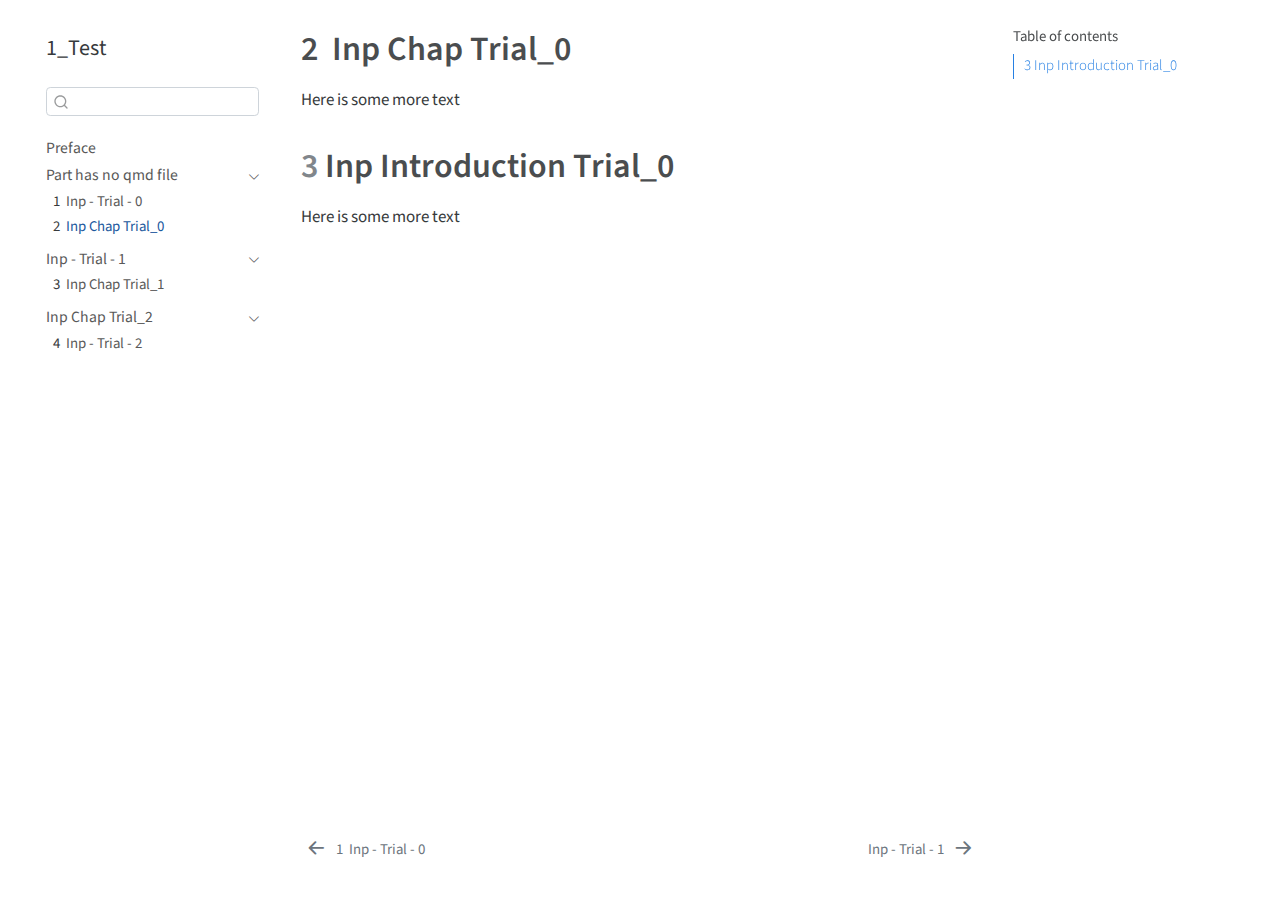
<file: _book/0_Trial/1_Introduction.html>
<!DOCTYPE html>
<html xmlns="http://www.w3.org/1999/xhtml" lang="en" xml:lang="en"><head>

<meta charset="utf-8">
<meta name="generator" content="quarto-1.3.333">

<meta name="viewport" content="width=device-width, initial-scale=1.0, user-scalable=yes">


<title>1_Test - 2&nbsp; Inp Chap Trial_0</title>
<style>
code{white-space: pre-wrap;}
span.smallcaps{font-variant: small-caps;}
div.columns{display: flex; gap: min(4vw, 1.5em);}
div.column{flex: auto; overflow-x: auto;}
div.hanging-indent{margin-left: 1.5em; text-indent: -1.5em;}
ul.task-list{list-style: none;}
ul.task-list li input[type="checkbox"] {
  width: 0.8em;
  margin: 0 0.8em 0.2em -1em; /* quarto-specific, see https://github.com/quarto-dev/quarto-cli/issues/4556 */ 
  vertical-align: middle;
}
</style>


<script src="../site_libs/quarto-nav/quarto-nav.js"></script>
<script src="../site_libs/quarto-nav/headroom.min.js"></script>
<script src="../site_libs/clipboard/clipboard.min.js"></script>
<script src="../site_libs/quarto-search/autocomplete.umd.js"></script>
<script src="../site_libs/quarto-search/fuse.min.js"></script>
<script src="../site_libs/quarto-search/quarto-search.js"></script>
<meta name="quarto:offset" content="../">
<link href="../1_Trial/0_Trials.html" rel="next">
<link href="../0_Trial/0_Trials.html" rel="prev">
<script src="../site_libs/quarto-html/quarto.js"></script>
<script src="../site_libs/quarto-html/popper.min.js"></script>
<script src="../site_libs/quarto-html/tippy.umd.min.js"></script>
<script src="../site_libs/quarto-html/anchor.min.js"></script>
<link href="../site_libs/quarto-html/tippy.css" rel="stylesheet">
<link href="../site_libs/quarto-html/quarto-syntax-highlighting.css" rel="stylesheet" id="quarto-text-highlighting-styles">
<script src="../site_libs/bootstrap/bootstrap.min.js"></script>
<link href="../site_libs/bootstrap/bootstrap-icons.css" rel="stylesheet">
<link href="../site_libs/bootstrap/bootstrap.min.css" rel="stylesheet" id="quarto-bootstrap" data-mode="light">
<script id="quarto-search-options" type="application/json">{
  "location": "sidebar",
  "copy-button": false,
  "collapse-after": 3,
  "panel-placement": "start",
  "type": "textbox",
  "limit": 20,
  "language": {
    "search-no-results-text": "No results",
    "search-matching-documents-text": "matching documents",
    "search-copy-link-title": "Copy link to search",
    "search-hide-matches-text": "Hide additional matches",
    "search-more-match-text": "more match in this document",
    "search-more-matches-text": "more matches in this document",
    "search-clear-button-title": "Clear",
    "search-detached-cancel-button-title": "Cancel",
    "search-submit-button-title": "Submit"
  }
}</script>


</head>

<body class="nav-sidebar floating">

<div id="quarto-search-results"></div>
  <header id="quarto-header" class="headroom fixed-top">
  <nav class="quarto-secondary-nav">
    <div class="container-fluid d-flex">
      <button type="button" class="quarto-btn-toggle btn" data-bs-toggle="collapse" data-bs-target="#quarto-sidebar,#quarto-sidebar-glass" aria-controls="quarto-sidebar" aria-expanded="false" aria-label="Toggle sidebar navigation" onclick="if (window.quartoToggleHeadroom) { window.quartoToggleHeadroom(); }">
        <i class="bi bi-layout-text-sidebar-reverse"></i>
      </button>
      <nav class="quarto-page-breadcrumbs" aria-label="breadcrumb"><ol class="breadcrumb"><li class="breadcrumb-item"><a href="../0_Trial/0_Trials.html">Part has no qmd file</a></li><li class="breadcrumb-item"><a href="../0_Trial/1_Introduction.html"><span class="chapter-number">2</span>&nbsp; <span class="chapter-title">Inp Chap Trial_0</span></a></li></ol></nav>
      <a class="flex-grow-1" role="button" data-bs-toggle="collapse" data-bs-target="#quarto-sidebar,#quarto-sidebar-glass" aria-controls="quarto-sidebar" aria-expanded="false" aria-label="Toggle sidebar navigation" onclick="if (window.quartoToggleHeadroom) { window.quartoToggleHeadroom(); }">      
      </a>
      <button type="button" class="btn quarto-search-button" aria-label="Search" onclick="window.quartoOpenSearch();">
        <i class="bi bi-search"></i>
      </button>
    </div>
  </nav>
</header>
<!-- content -->
<div id="quarto-content" class="quarto-container page-columns page-rows-contents page-layout-article">
<!-- sidebar -->
  <nav id="quarto-sidebar" class="sidebar collapse collapse-horizontal sidebar-navigation floating overflow-auto">
    <div class="pt-lg-2 mt-2 text-left sidebar-header">
    <div class="sidebar-title mb-0 py-0">
      <a href="../">1_Test</a> 
    </div>
      </div>
        <div class="mt-2 flex-shrink-0 align-items-center">
        <div class="sidebar-search">
        <div id="quarto-search" class="" title="Search"></div>
        </div>
        </div>
    <div class="sidebar-menu-container"> 
    <ul class="list-unstyled mt-1">
        <li class="sidebar-item">
  <div class="sidebar-item-container"> 
  <a href="../index.html" class="sidebar-item-text sidebar-link">
 <span class="menu-text">Preface</span></a>
  </div>
</li>
        <li class="sidebar-item sidebar-item-section">
      <div class="sidebar-item-container"> 
            <a class="sidebar-item-text sidebar-link text-start" data-bs-toggle="collapse" data-bs-target="#quarto-sidebar-section-1" aria-expanded="true">
 <span class="menu-text">Part has no qmd file</span></a>
          <a class="sidebar-item-toggle text-start" data-bs-toggle="collapse" data-bs-target="#quarto-sidebar-section-1" aria-expanded="true" aria-label="Toggle section">
            <i class="bi bi-chevron-right ms-2"></i>
          </a> 
      </div>
      <ul id="quarto-sidebar-section-1" class="collapse list-unstyled sidebar-section depth1 show">  
          <li class="sidebar-item">
  <div class="sidebar-item-container"> 
  <a href="../0_Trial/0_Trials.html" class="sidebar-item-text sidebar-link">
 <span class="menu-text"><span class="chapter-number">1</span>&nbsp; <span class="chapter-title">Inp - Trial - 0</span></span></a>
  </div>
</li>
          <li class="sidebar-item">
  <div class="sidebar-item-container"> 
  <a href="../0_Trial/1_Introduction.html" class="sidebar-item-text sidebar-link active">
 <span class="menu-text"><span class="chapter-number">2</span>&nbsp; <span class="chapter-title">Inp Chap Trial_0</span></span></a>
  </div>
</li>
      </ul>
  </li>
        <li class="sidebar-item sidebar-item-section">
      <div class="sidebar-item-container"> 
            <a href="../1_Trial/0_Trials.html" class="sidebar-item-text sidebar-link">
 <span class="menu-text">Inp - Trial - 1</span></a>
          <a class="sidebar-item-toggle text-start" data-bs-toggle="collapse" data-bs-target="#quarto-sidebar-section-2" aria-expanded="true" aria-label="Toggle section">
            <i class="bi bi-chevron-right ms-2"></i>
          </a> 
      </div>
      <ul id="quarto-sidebar-section-2" class="collapse list-unstyled sidebar-section depth1 show">  
          <li class="sidebar-item">
  <div class="sidebar-item-container"> 
  <a href="../1_Trial/1_Introduction.html" class="sidebar-item-text sidebar-link">
 <span class="menu-text"><span class="chapter-number">3</span>&nbsp; <span class="chapter-title">Inp Chap Trial_1</span></span></a>
  </div>
</li>
      </ul>
  </li>
        <li class="sidebar-item sidebar-item-section">
      <div class="sidebar-item-container"> 
            <a href="../2_Trial/1_Introduction.html" class="sidebar-item-text sidebar-link">
 <span class="menu-text">Inp Chap Trial_2</span></a>
          <a class="sidebar-item-toggle text-start" data-bs-toggle="collapse" data-bs-target="#quarto-sidebar-section-3" aria-expanded="true" aria-label="Toggle section">
            <i class="bi bi-chevron-right ms-2"></i>
          </a> 
      </div>
      <ul id="quarto-sidebar-section-3" class="collapse list-unstyled sidebar-section depth1 show">  
          <li class="sidebar-item">
  <div class="sidebar-item-container"> 
  <a href="../2_Trial/0_Trials.html" class="sidebar-item-text sidebar-link">
 <span class="menu-text"><span class="chapter-number">4</span>&nbsp; <span class="chapter-title">Inp - Trial - 2</span></span></a>
  </div>
</li>
      </ul>
  </li>
    </ul>
    </div>
</nav>
<div id="quarto-sidebar-glass" data-bs-toggle="collapse" data-bs-target="#quarto-sidebar,#quarto-sidebar-glass"></div>
<!-- margin-sidebar -->
    <div id="quarto-margin-sidebar" class="sidebar margin-sidebar">
        <nav id="TOC" role="doc-toc" class="toc-active">
    <h2 id="toc-title">Table of contents</h2>
   
  <ul>
  <li><a href="#sec-chap_1_Abc_Trial_0" id="toc-sec-chap_1_Abc_Trial_0" class="nav-link active" data-scroll-target="#sec-chap_1_Abc_Trial_0"><span class="header-section-number">3</span> Inp Introduction Trial_0</a></li>
  </ul>
</nav>
    </div>
<!-- main -->
<main class="content" id="quarto-document-content">

<header id="title-block-header" class="quarto-title-block default">
<div class="quarto-title">
<h1 class="title"><span id="sec-chap_1_Intro_Trial_0" class="quarto-section-identifier"><span class="chapter-number">2</span>&nbsp; <span class="chapter-title">Inp Chap Trial_0</span></span></h1>
</div>



<div class="quarto-title-meta">

    
  
    
  </div>
  

</header>

<p>Here is some more text</p>
<section id="sec-chap_1_Abc_Trial_0" class="level1" data-number="3">
<h1 data-number="3"><span class="header-section-number">3</span> Inp Introduction Trial_0</h1>
<p>Here is some more text</p>


</section>

</main> <!-- /main -->
<script id="quarto-html-after-body" type="application/javascript">
window.document.addEventListener("DOMContentLoaded", function (event) {
  const toggleBodyColorMode = (bsSheetEl) => {
    const mode = bsSheetEl.getAttribute("data-mode");
    const bodyEl = window.document.querySelector("body");
    if (mode === "dark") {
      bodyEl.classList.add("quarto-dark");
      bodyEl.classList.remove("quarto-light");
    } else {
      bodyEl.classList.add("quarto-light");
      bodyEl.classList.remove("quarto-dark");
    }
  }
  const toggleBodyColorPrimary = () => {
    const bsSheetEl = window.document.querySelector("link#quarto-bootstrap");
    if (bsSheetEl) {
      toggleBodyColorMode(bsSheetEl);
    }
  }
  toggleBodyColorPrimary();  
  const icon = "";
  const anchorJS = new window.AnchorJS();
  anchorJS.options = {
    placement: 'right',
    icon: icon
  };
  anchorJS.add('.anchored');
  const isCodeAnnotation = (el) => {
    for (const clz of el.classList) {
      if (clz.startsWith('code-annotation-')) {                     
        return true;
      }
    }
    return false;
  }
  const clipboard = new window.ClipboardJS('.code-copy-button', {
    text: function(trigger) {
      const codeEl = trigger.previousElementSibling.cloneNode(true);
      for (const childEl of codeEl.children) {
        if (isCodeAnnotation(childEl)) {
          childEl.remove();
        }
      }
      return codeEl.innerText;
    }
  });
  clipboard.on('success', function(e) {
    // button target
    const button = e.trigger;
    // don't keep focus
    button.blur();
    // flash "checked"
    button.classList.add('code-copy-button-checked');
    var currentTitle = button.getAttribute("title");
    button.setAttribute("title", "Copied!");
    let tooltip;
    if (window.bootstrap) {
      button.setAttribute("data-bs-toggle", "tooltip");
      button.setAttribute("data-bs-placement", "left");
      button.setAttribute("data-bs-title", "Copied!");
      tooltip = new bootstrap.Tooltip(button, 
        { trigger: "manual", 
          customClass: "code-copy-button-tooltip",
          offset: [0, -8]});
      tooltip.show();    
    }
    setTimeout(function() {
      if (tooltip) {
        tooltip.hide();
        button.removeAttribute("data-bs-title");
        button.removeAttribute("data-bs-toggle");
        button.removeAttribute("data-bs-placement");
      }
      button.setAttribute("title", currentTitle);
      button.classList.remove('code-copy-button-checked');
    }, 1000);
    // clear code selection
    e.clearSelection();
  });
  function tippyHover(el, contentFn) {
    const config = {
      allowHTML: true,
      content: contentFn,
      maxWidth: 500,
      delay: 100,
      arrow: false,
      appendTo: function(el) {
          return el.parentElement;
      },
      interactive: true,
      interactiveBorder: 10,
      theme: 'quarto',
      placement: 'bottom-start'
    };
    window.tippy(el, config); 
  }
  const noterefs = window.document.querySelectorAll('a[role="doc-noteref"]');
  for (var i=0; i<noterefs.length; i++) {
    const ref = noterefs[i];
    tippyHover(ref, function() {
      // use id or data attribute instead here
      let href = ref.getAttribute('data-footnote-href') || ref.getAttribute('href');
      try { href = new URL(href).hash; } catch {}
      const id = href.replace(/^#\/?/, "");
      const note = window.document.getElementById(id);
      return note.innerHTML;
    });
  }
      let selectedAnnoteEl;
      const selectorForAnnotation = ( cell, annotation) => {
        let cellAttr = 'data-code-cell="' + cell + '"';
        let lineAttr = 'data-code-annotation="' +  annotation + '"';
        const selector = 'span[' + cellAttr + '][' + lineAttr + ']';
        return selector;
      }
      const selectCodeLines = (annoteEl) => {
        const doc = window.document;
        const targetCell = annoteEl.getAttribute("data-target-cell");
        const targetAnnotation = annoteEl.getAttribute("data-target-annotation");
        const annoteSpan = window.document.querySelector(selectorForAnnotation(targetCell, targetAnnotation));
        const lines = annoteSpan.getAttribute("data-code-lines").split(",");
        const lineIds = lines.map((line) => {
          return targetCell + "-" + line;
        })
        let top = null;
        let height = null;
        let parent = null;
        if (lineIds.length > 0) {
            //compute the position of the single el (top and bottom and make a div)
            const el = window.document.getElementById(lineIds[0]);
            top = el.offsetTop;
            height = el.offsetHeight;
            parent = el.parentElement.parentElement;
          if (lineIds.length > 1) {
            const lastEl = window.document.getElementById(lineIds[lineIds.length - 1]);
            const bottom = lastEl.offsetTop + lastEl.offsetHeight;
            height = bottom - top;
          }
          if (top !== null && height !== null && parent !== null) {
            // cook up a div (if necessary) and position it 
            let div = window.document.getElementById("code-annotation-line-highlight");
            if (div === null) {
              div = window.document.createElement("div");
              div.setAttribute("id", "code-annotation-line-highlight");
              div.style.position = 'absolute';
              parent.appendChild(div);
            }
            div.style.top = top - 2 + "px";
            div.style.height = height + 4 + "px";
            let gutterDiv = window.document.getElementById("code-annotation-line-highlight-gutter");
            if (gutterDiv === null) {
              gutterDiv = window.document.createElement("div");
              gutterDiv.setAttribute("id", "code-annotation-line-highlight-gutter");
              gutterDiv.style.position = 'absolute';
              const codeCell = window.document.getElementById(targetCell);
              const gutter = codeCell.querySelector('.code-annotation-gutter');
              gutter.appendChild(gutterDiv);
            }
            gutterDiv.style.top = top - 2 + "px";
            gutterDiv.style.height = height + 4 + "px";
          }
          selectedAnnoteEl = annoteEl;
        }
      };
      const unselectCodeLines = () => {
        const elementsIds = ["code-annotation-line-highlight", "code-annotation-line-highlight-gutter"];
        elementsIds.forEach((elId) => {
          const div = window.document.getElementById(elId);
          if (div) {
            div.remove();
          }
        });
        selectedAnnoteEl = undefined;
      };
      // Attach click handler to the DT
      const annoteDls = window.document.querySelectorAll('dt[data-target-cell]');
      for (const annoteDlNode of annoteDls) {
        annoteDlNode.addEventListener('click', (event) => {
          const clickedEl = event.target;
          if (clickedEl !== selectedAnnoteEl) {
            unselectCodeLines();
            const activeEl = window.document.querySelector('dt[data-target-cell].code-annotation-active');
            if (activeEl) {
              activeEl.classList.remove('code-annotation-active');
            }
            selectCodeLines(clickedEl);
            clickedEl.classList.add('code-annotation-active');
          } else {
            // Unselect the line
            unselectCodeLines();
            clickedEl.classList.remove('code-annotation-active');
          }
        });
      }
  const findCites = (el) => {
    const parentEl = el.parentElement;
    if (parentEl) {
      const cites = parentEl.dataset.cites;
      if (cites) {
        return {
          el,
          cites: cites.split(' ')
        };
      } else {
        return findCites(el.parentElement)
      }
    } else {
      return undefined;
    }
  };
  var bibliorefs = window.document.querySelectorAll('a[role="doc-biblioref"]');
  for (var i=0; i<bibliorefs.length; i++) {
    const ref = bibliorefs[i];
    const citeInfo = findCites(ref);
    if (citeInfo) {
      tippyHover(citeInfo.el, function() {
        var popup = window.document.createElement('div');
        citeInfo.cites.forEach(function(cite) {
          var citeDiv = window.document.createElement('div');
          citeDiv.classList.add('hanging-indent');
          citeDiv.classList.add('csl-entry');
          var biblioDiv = window.document.getElementById('ref-' + cite);
          if (biblioDiv) {
            citeDiv.innerHTML = biblioDiv.innerHTML;
          }
          popup.appendChild(citeDiv);
        });
        return popup.innerHTML;
      });
    }
  }
});
</script>
<nav class="page-navigation">
  <div class="nav-page nav-page-previous">
      <a href="../0_Trial/0_Trials.html" class="pagination-link">
        <i class="bi bi-arrow-left-short"></i> <span class="nav-page-text"><span class="chapter-number">1</span>&nbsp; <span class="chapter-title">Inp - Trial - 0</span></span>
      </a>          
  </div>
  <div class="nav-page nav-page-next">
      <a href="../1_Trial/0_Trials.html" class="pagination-link">
        <span class="nav-page-text">Inp - Trial - 1</span> <i class="bi bi-arrow-right-short"></i>
      </a>
  </div>
</nav>
</div> <!-- /content -->



</body></html>
</file>
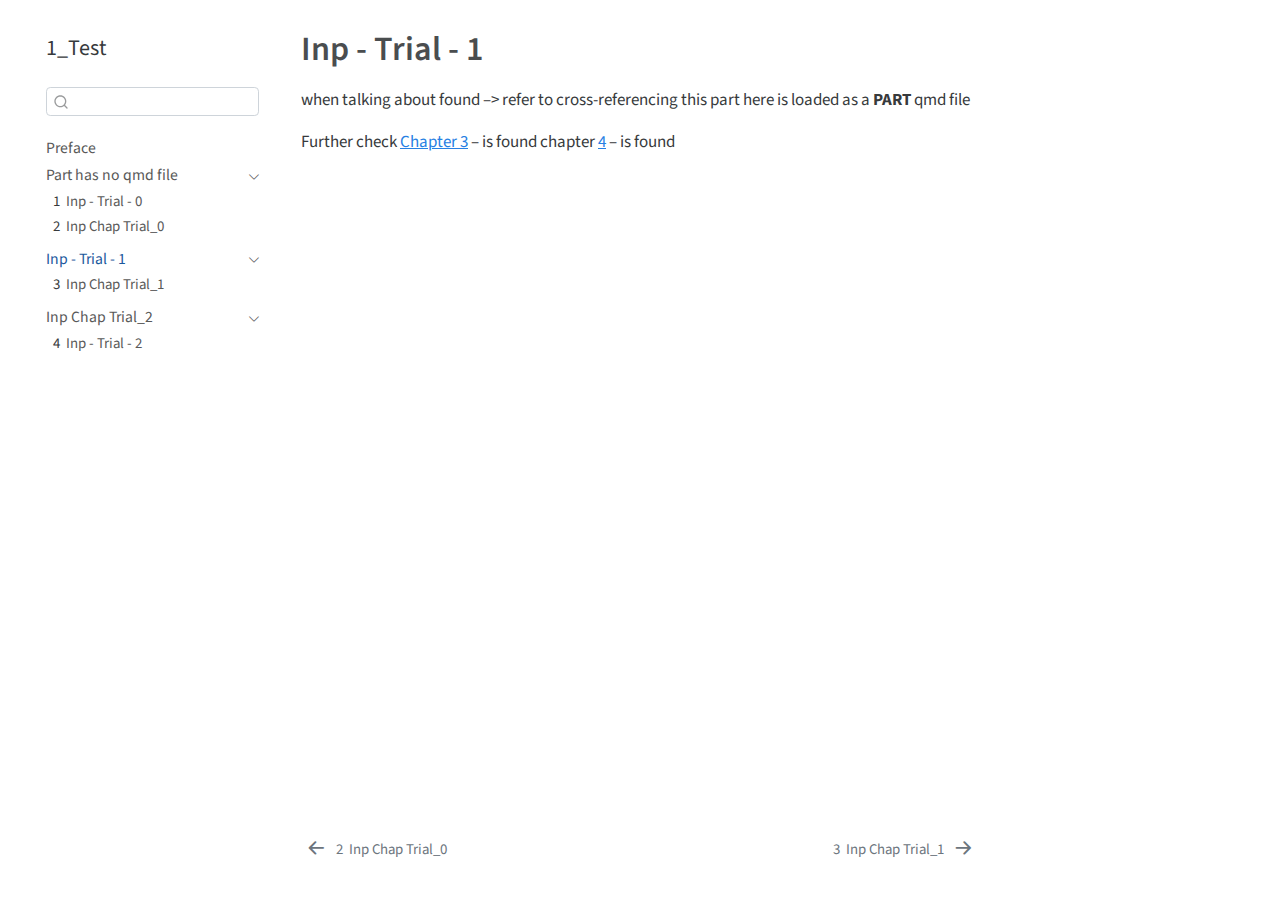
<file: _book/1_Trial/0_Trials.html>
<!DOCTYPE html>
<html xmlns="http://www.w3.org/1999/xhtml" lang="en" xml:lang="en"><head>

<meta charset="utf-8">
<meta name="generator" content="quarto-1.3.333">

<meta name="viewport" content="width=device-width, initial-scale=1.0, user-scalable=yes">


<title>1_Test - Inp - Trial - 1</title>
<style>
code{white-space: pre-wrap;}
span.smallcaps{font-variant: small-caps;}
div.columns{display: flex; gap: min(4vw, 1.5em);}
div.column{flex: auto; overflow-x: auto;}
div.hanging-indent{margin-left: 1.5em; text-indent: -1.5em;}
ul.task-list{list-style: none;}
ul.task-list li input[type="checkbox"] {
  width: 0.8em;
  margin: 0 0.8em 0.2em -1em; /* quarto-specific, see https://github.com/quarto-dev/quarto-cli/issues/4556 */ 
  vertical-align: middle;
}
</style>


<script src="../site_libs/quarto-nav/quarto-nav.js"></script>
<script src="../site_libs/quarto-nav/headroom.min.js"></script>
<script src="../site_libs/clipboard/clipboard.min.js"></script>
<script src="../site_libs/quarto-search/autocomplete.umd.js"></script>
<script src="../site_libs/quarto-search/fuse.min.js"></script>
<script src="../site_libs/quarto-search/quarto-search.js"></script>
<meta name="quarto:offset" content="../">
<link href="../1_Trial/1_Introduction.html" rel="next">
<link href="../0_Trial/1_Introduction.html" rel="prev">
<script src="../site_libs/quarto-html/quarto.js"></script>
<script src="../site_libs/quarto-html/popper.min.js"></script>
<script src="../site_libs/quarto-html/tippy.umd.min.js"></script>
<script src="../site_libs/quarto-html/anchor.min.js"></script>
<link href="../site_libs/quarto-html/tippy.css" rel="stylesheet">
<link href="../site_libs/quarto-html/quarto-syntax-highlighting.css" rel="stylesheet" id="quarto-text-highlighting-styles">
<script src="../site_libs/bootstrap/bootstrap.min.js"></script>
<link href="../site_libs/bootstrap/bootstrap-icons.css" rel="stylesheet">
<link href="../site_libs/bootstrap/bootstrap.min.css" rel="stylesheet" id="quarto-bootstrap" data-mode="light">
<script id="quarto-search-options" type="application/json">{
  "location": "sidebar",
  "copy-button": false,
  "collapse-after": 3,
  "panel-placement": "start",
  "type": "textbox",
  "limit": 20,
  "language": {
    "search-no-results-text": "No results",
    "search-matching-documents-text": "matching documents",
    "search-copy-link-title": "Copy link to search",
    "search-hide-matches-text": "Hide additional matches",
    "search-more-match-text": "more match in this document",
    "search-more-matches-text": "more matches in this document",
    "search-clear-button-title": "Clear",
    "search-detached-cancel-button-title": "Cancel",
    "search-submit-button-title": "Submit"
  }
}</script>


</head>

<body class="nav-sidebar floating">

<div id="quarto-search-results"></div>
  <header id="quarto-header" class="headroom fixed-top">
  <nav class="quarto-secondary-nav">
    <div class="container-fluid d-flex">
      <button type="button" class="quarto-btn-toggle btn" data-bs-toggle="collapse" data-bs-target="#quarto-sidebar,#quarto-sidebar-glass" aria-controls="quarto-sidebar" aria-expanded="false" aria-label="Toggle sidebar navigation" onclick="if (window.quartoToggleHeadroom) { window.quartoToggleHeadroom(); }">
        <i class="bi bi-layout-text-sidebar-reverse"></i>
      </button>
      <nav class="quarto-page-breadcrumbs" aria-label="breadcrumb"><ol class="breadcrumb"><li class="breadcrumb-item"><a href="../1_Trial/0_Trials.html">Inp - Trial - 1</a></li></ol></nav>
      <a class="flex-grow-1" role="button" data-bs-toggle="collapse" data-bs-target="#quarto-sidebar,#quarto-sidebar-glass" aria-controls="quarto-sidebar" aria-expanded="false" aria-label="Toggle sidebar navigation" onclick="if (window.quartoToggleHeadroom) { window.quartoToggleHeadroom(); }">      
      </a>
      <button type="button" class="btn quarto-search-button" aria-label="Search" onclick="window.quartoOpenSearch();">
        <i class="bi bi-search"></i>
      </button>
    </div>
  </nav>
</header>
<!-- content -->
<div id="quarto-content" class="quarto-container page-columns page-rows-contents page-layout-article">
<!-- sidebar -->
  <nav id="quarto-sidebar" class="sidebar collapse collapse-horizontal sidebar-navigation floating overflow-auto">
    <div class="pt-lg-2 mt-2 text-left sidebar-header">
    <div class="sidebar-title mb-0 py-0">
      <a href="../">1_Test</a> 
    </div>
      </div>
        <div class="mt-2 flex-shrink-0 align-items-center">
        <div class="sidebar-search">
        <div id="quarto-search" class="" title="Search"></div>
        </div>
        </div>
    <div class="sidebar-menu-container"> 
    <ul class="list-unstyled mt-1">
        <li class="sidebar-item">
  <div class="sidebar-item-container"> 
  <a href="../index.html" class="sidebar-item-text sidebar-link">
 <span class="menu-text">Preface</span></a>
  </div>
</li>
        <li class="sidebar-item sidebar-item-section">
      <div class="sidebar-item-container"> 
            <a class="sidebar-item-text sidebar-link text-start" data-bs-toggle="collapse" data-bs-target="#quarto-sidebar-section-1" aria-expanded="true">
 <span class="menu-text">Part has no qmd file</span></a>
          <a class="sidebar-item-toggle text-start" data-bs-toggle="collapse" data-bs-target="#quarto-sidebar-section-1" aria-expanded="true" aria-label="Toggle section">
            <i class="bi bi-chevron-right ms-2"></i>
          </a> 
      </div>
      <ul id="quarto-sidebar-section-1" class="collapse list-unstyled sidebar-section depth1 show">  
          <li class="sidebar-item">
  <div class="sidebar-item-container"> 
  <a href="../0_Trial/0_Trials.html" class="sidebar-item-text sidebar-link">
 <span class="menu-text"><span class="chapter-number">1</span>&nbsp; <span class="chapter-title">Inp - Trial - 0</span></span></a>
  </div>
</li>
          <li class="sidebar-item">
  <div class="sidebar-item-container"> 
  <a href="../0_Trial/1_Introduction.html" class="sidebar-item-text sidebar-link">
 <span class="menu-text"><span class="chapter-number">2</span>&nbsp; <span class="chapter-title">Inp Chap Trial_0</span></span></a>
  </div>
</li>
      </ul>
  </li>
        <li class="sidebar-item sidebar-item-section">
      <div class="sidebar-item-container"> 
            <a href="../1_Trial/0_Trials.html" class="sidebar-item-text sidebar-link active">
 <span class="menu-text">Inp - Trial - 1</span></a>
          <a class="sidebar-item-toggle text-start" data-bs-toggle="collapse" data-bs-target="#quarto-sidebar-section-2" aria-expanded="true" aria-label="Toggle section">
            <i class="bi bi-chevron-right ms-2"></i>
          </a> 
      </div>
      <ul id="quarto-sidebar-section-2" class="collapse list-unstyled sidebar-section depth1 show">  
          <li class="sidebar-item">
  <div class="sidebar-item-container"> 
  <a href="../1_Trial/1_Introduction.html" class="sidebar-item-text sidebar-link">
 <span class="menu-text"><span class="chapter-number">3</span>&nbsp; <span class="chapter-title">Inp Chap Trial_1</span></span></a>
  </div>
</li>
      </ul>
  </li>
        <li class="sidebar-item sidebar-item-section">
      <div class="sidebar-item-container"> 
            <a href="../2_Trial/1_Introduction.html" class="sidebar-item-text sidebar-link">
 <span class="menu-text">Inp Chap Trial_2</span></a>
          <a class="sidebar-item-toggle text-start" data-bs-toggle="collapse" data-bs-target="#quarto-sidebar-section-3" aria-expanded="true" aria-label="Toggle section">
            <i class="bi bi-chevron-right ms-2"></i>
          </a> 
      </div>
      <ul id="quarto-sidebar-section-3" class="collapse list-unstyled sidebar-section depth1 show">  
          <li class="sidebar-item">
  <div class="sidebar-item-container"> 
  <a href="../2_Trial/0_Trials.html" class="sidebar-item-text sidebar-link">
 <span class="menu-text"><span class="chapter-number">4</span>&nbsp; <span class="chapter-title">Inp - Trial - 2</span></span></a>
  </div>
</li>
      </ul>
  </li>
    </ul>
    </div>
</nav>
<div id="quarto-sidebar-glass" data-bs-toggle="collapse" data-bs-target="#quarto-sidebar,#quarto-sidebar-glass"></div>
<!-- margin-sidebar -->
    <div id="quarto-margin-sidebar" class="sidebar margin-sidebar">
        
    </div>
<!-- main -->
<main class="content" id="quarto-document-content">

<header id="title-block-header" class="quarto-title-block default">
<div class="quarto-title">
<h1 class="title">Inp - Trial - 1</h1>
</div>



<div class="quarto-title-meta">

    
  
    
  </div>
  

</header>

<p>when talking about found –&gt; refer to cross-referencing this part here is loaded as a <strong>PART</strong> qmd file</p>
<p>Further check <a href="1_Introduction.html"><span>Chapter&nbsp;3</span></a> – is found chapter <a href="1_Introduction.html"><span>4</span></a> – is found</p>



</main> <!-- /main -->
<script id="quarto-html-after-body" type="application/javascript">
window.document.addEventListener("DOMContentLoaded", function (event) {
  const toggleBodyColorMode = (bsSheetEl) => {
    const mode = bsSheetEl.getAttribute("data-mode");
    const bodyEl = window.document.querySelector("body");
    if (mode === "dark") {
      bodyEl.classList.add("quarto-dark");
      bodyEl.classList.remove("quarto-light");
    } else {
      bodyEl.classList.add("quarto-light");
      bodyEl.classList.remove("quarto-dark");
    }
  }
  const toggleBodyColorPrimary = () => {
    const bsSheetEl = window.document.querySelector("link#quarto-bootstrap");
    if (bsSheetEl) {
      toggleBodyColorMode(bsSheetEl);
    }
  }
  toggleBodyColorPrimary();  
  const icon = "";
  const anchorJS = new window.AnchorJS();
  anchorJS.options = {
    placement: 'right',
    icon: icon
  };
  anchorJS.add('.anchored');
  const isCodeAnnotation = (el) => {
    for (const clz of el.classList) {
      if (clz.startsWith('code-annotation-')) {                     
        return true;
      }
    }
    return false;
  }
  const clipboard = new window.ClipboardJS('.code-copy-button', {
    text: function(trigger) {
      const codeEl = trigger.previousElementSibling.cloneNode(true);
      for (const childEl of codeEl.children) {
        if (isCodeAnnotation(childEl)) {
          childEl.remove();
        }
      }
      return codeEl.innerText;
    }
  });
  clipboard.on('success', function(e) {
    // button target
    const button = e.trigger;
    // don't keep focus
    button.blur();
    // flash "checked"
    button.classList.add('code-copy-button-checked');
    var currentTitle = button.getAttribute("title");
    button.setAttribute("title", "Copied!");
    let tooltip;
    if (window.bootstrap) {
      button.setAttribute("data-bs-toggle", "tooltip");
      button.setAttribute("data-bs-placement", "left");
      button.setAttribute("data-bs-title", "Copied!");
      tooltip = new bootstrap.Tooltip(button, 
        { trigger: "manual", 
          customClass: "code-copy-button-tooltip",
          offset: [0, -8]});
      tooltip.show();    
    }
    setTimeout(function() {
      if (tooltip) {
        tooltip.hide();
        button.removeAttribute("data-bs-title");
        button.removeAttribute("data-bs-toggle");
        button.removeAttribute("data-bs-placement");
      }
      button.setAttribute("title", currentTitle);
      button.classList.remove('code-copy-button-checked');
    }, 1000);
    // clear code selection
    e.clearSelection();
  });
  function tippyHover(el, contentFn) {
    const config = {
      allowHTML: true,
      content: contentFn,
      maxWidth: 500,
      delay: 100,
      arrow: false,
      appendTo: function(el) {
          return el.parentElement;
      },
      interactive: true,
      interactiveBorder: 10,
      theme: 'quarto',
      placement: 'bottom-start'
    };
    window.tippy(el, config); 
  }
  const noterefs = window.document.querySelectorAll('a[role="doc-noteref"]');
  for (var i=0; i<noterefs.length; i++) {
    const ref = noterefs[i];
    tippyHover(ref, function() {
      // use id or data attribute instead here
      let href = ref.getAttribute('data-footnote-href') || ref.getAttribute('href');
      try { href = new URL(href).hash; } catch {}
      const id = href.replace(/^#\/?/, "");
      const note = window.document.getElementById(id);
      return note.innerHTML;
    });
  }
      let selectedAnnoteEl;
      const selectorForAnnotation = ( cell, annotation) => {
        let cellAttr = 'data-code-cell="' + cell + '"';
        let lineAttr = 'data-code-annotation="' +  annotation + '"';
        const selector = 'span[' + cellAttr + '][' + lineAttr + ']';
        return selector;
      }
      const selectCodeLines = (annoteEl) => {
        const doc = window.document;
        const targetCell = annoteEl.getAttribute("data-target-cell");
        const targetAnnotation = annoteEl.getAttribute("data-target-annotation");
        const annoteSpan = window.document.querySelector(selectorForAnnotation(targetCell, targetAnnotation));
        const lines = annoteSpan.getAttribute("data-code-lines").split(",");
        const lineIds = lines.map((line) => {
          return targetCell + "-" + line;
        })
        let top = null;
        let height = null;
        let parent = null;
        if (lineIds.length > 0) {
            //compute the position of the single el (top and bottom and make a div)
            const el = window.document.getElementById(lineIds[0]);
            top = el.offsetTop;
            height = el.offsetHeight;
            parent = el.parentElement.parentElement;
          if (lineIds.length > 1) {
            const lastEl = window.document.getElementById(lineIds[lineIds.length - 1]);
            const bottom = lastEl.offsetTop + lastEl.offsetHeight;
            height = bottom - top;
          }
          if (top !== null && height !== null && parent !== null) {
            // cook up a div (if necessary) and position it 
            let div = window.document.getElementById("code-annotation-line-highlight");
            if (div === null) {
              div = window.document.createElement("div");
              div.setAttribute("id", "code-annotation-line-highlight");
              div.style.position = 'absolute';
              parent.appendChild(div);
            }
            div.style.top = top - 2 + "px";
            div.style.height = height + 4 + "px";
            let gutterDiv = window.document.getElementById("code-annotation-line-highlight-gutter");
            if (gutterDiv === null) {
              gutterDiv = window.document.createElement("div");
              gutterDiv.setAttribute("id", "code-annotation-line-highlight-gutter");
              gutterDiv.style.position = 'absolute';
              const codeCell = window.document.getElementById(targetCell);
              const gutter = codeCell.querySelector('.code-annotation-gutter');
              gutter.appendChild(gutterDiv);
            }
            gutterDiv.style.top = top - 2 + "px";
            gutterDiv.style.height = height + 4 + "px";
          }
          selectedAnnoteEl = annoteEl;
        }
      };
      const unselectCodeLines = () => {
        const elementsIds = ["code-annotation-line-highlight", "code-annotation-line-highlight-gutter"];
        elementsIds.forEach((elId) => {
          const div = window.document.getElementById(elId);
          if (div) {
            div.remove();
          }
        });
        selectedAnnoteEl = undefined;
      };
      // Attach click handler to the DT
      const annoteDls = window.document.querySelectorAll('dt[data-target-cell]');
      for (const annoteDlNode of annoteDls) {
        annoteDlNode.addEventListener('click', (event) => {
          const clickedEl = event.target;
          if (clickedEl !== selectedAnnoteEl) {
            unselectCodeLines();
            const activeEl = window.document.querySelector('dt[data-target-cell].code-annotation-active');
            if (activeEl) {
              activeEl.classList.remove('code-annotation-active');
            }
            selectCodeLines(clickedEl);
            clickedEl.classList.add('code-annotation-active');
          } else {
            // Unselect the line
            unselectCodeLines();
            clickedEl.classList.remove('code-annotation-active');
          }
        });
      }
  const findCites = (el) => {
    const parentEl = el.parentElement;
    if (parentEl) {
      const cites = parentEl.dataset.cites;
      if (cites) {
        return {
          el,
          cites: cites.split(' ')
        };
      } else {
        return findCites(el.parentElement)
      }
    } else {
      return undefined;
    }
  };
  var bibliorefs = window.document.querySelectorAll('a[role="doc-biblioref"]');
  for (var i=0; i<bibliorefs.length; i++) {
    const ref = bibliorefs[i];
    const citeInfo = findCites(ref);
    if (citeInfo) {
      tippyHover(citeInfo.el, function() {
        var popup = window.document.createElement('div');
        citeInfo.cites.forEach(function(cite) {
          var citeDiv = window.document.createElement('div');
          citeDiv.classList.add('hanging-indent');
          citeDiv.classList.add('csl-entry');
          var biblioDiv = window.document.getElementById('ref-' + cite);
          if (biblioDiv) {
            citeDiv.innerHTML = biblioDiv.innerHTML;
          }
          popup.appendChild(citeDiv);
        });
        return popup.innerHTML;
      });
    }
  }
});
</script>
<nav class="page-navigation">
  <div class="nav-page nav-page-previous">
      <a href="../0_Trial/1_Introduction.html" class="pagination-link">
        <i class="bi bi-arrow-left-short"></i> <span class="nav-page-text"><span class="chapter-number">2</span>&nbsp; <span class="chapter-title">Inp Chap Trial_0</span></span>
      </a>          
  </div>
  <div class="nav-page nav-page-next">
      <a href="../1_Trial/1_Introduction.html" class="pagination-link">
        <span class="nav-page-text"><span class="chapter-number">3</span>&nbsp; <span class="chapter-title">Inp Chap Trial_1</span></span> <i class="bi bi-arrow-right-short"></i>
      </a>
  </div>
</nav>
</div> <!-- /content -->



</body></html>
</file>
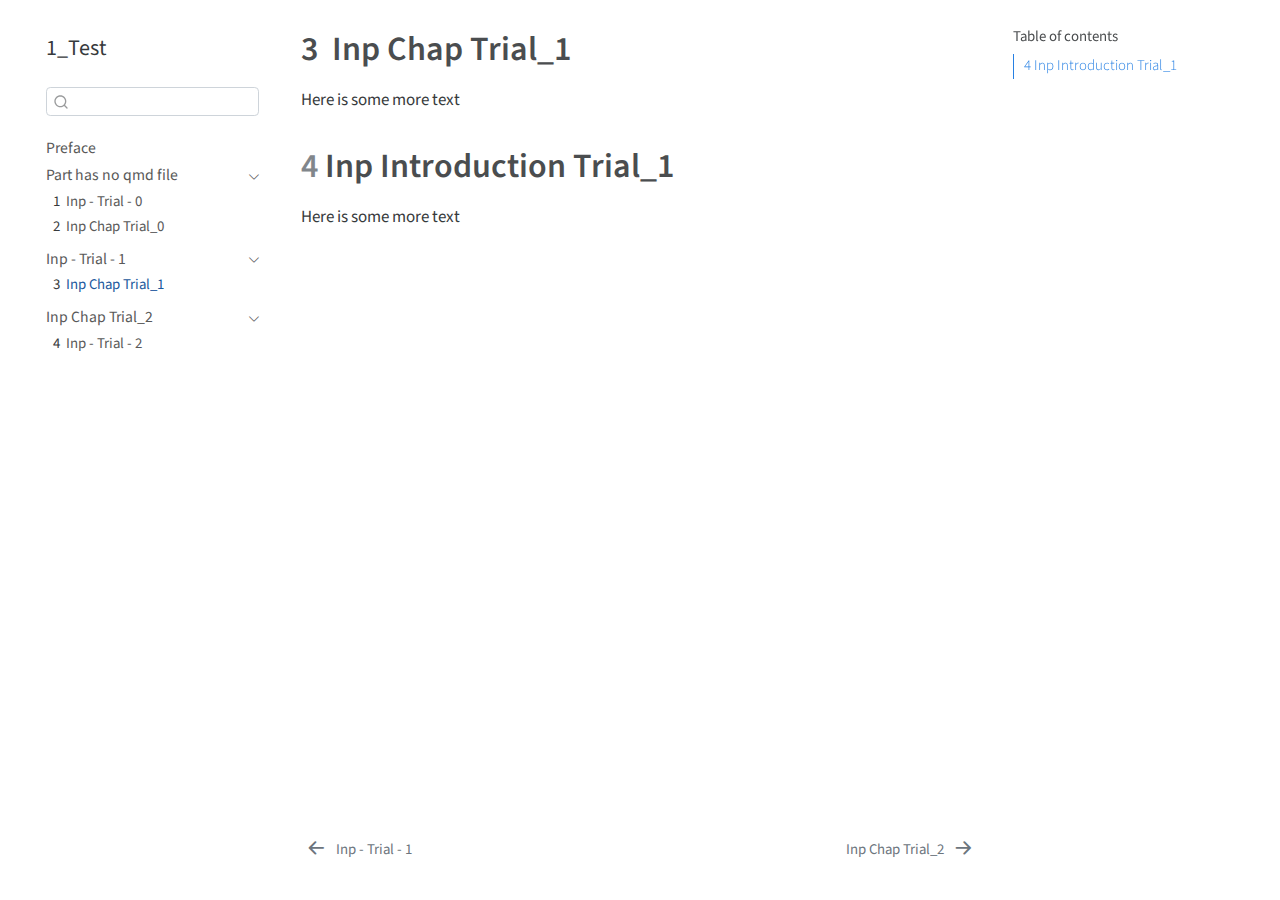
<file: _book/1_Trial/1_Introduction.html>
<!DOCTYPE html>
<html xmlns="http://www.w3.org/1999/xhtml" lang="en" xml:lang="en"><head>

<meta charset="utf-8">
<meta name="generator" content="quarto-1.3.333">

<meta name="viewport" content="width=device-width, initial-scale=1.0, user-scalable=yes">


<title>1_Test - 3&nbsp; Inp Chap Trial_1</title>
<style>
code{white-space: pre-wrap;}
span.smallcaps{font-variant: small-caps;}
div.columns{display: flex; gap: min(4vw, 1.5em);}
div.column{flex: auto; overflow-x: auto;}
div.hanging-indent{margin-left: 1.5em; text-indent: -1.5em;}
ul.task-list{list-style: none;}
ul.task-list li input[type="checkbox"] {
  width: 0.8em;
  margin: 0 0.8em 0.2em -1em; /* quarto-specific, see https://github.com/quarto-dev/quarto-cli/issues/4556 */ 
  vertical-align: middle;
}
</style>


<script src="../site_libs/quarto-nav/quarto-nav.js"></script>
<script src="../site_libs/quarto-nav/headroom.min.js"></script>
<script src="../site_libs/clipboard/clipboard.min.js"></script>
<script src="../site_libs/quarto-search/autocomplete.umd.js"></script>
<script src="../site_libs/quarto-search/fuse.min.js"></script>
<script src="../site_libs/quarto-search/quarto-search.js"></script>
<meta name="quarto:offset" content="../">
<link href="../2_Trial/1_Introduction.html" rel="next">
<link href="../1_Trial/0_Trials.html" rel="prev">
<script src="../site_libs/quarto-html/quarto.js"></script>
<script src="../site_libs/quarto-html/popper.min.js"></script>
<script src="../site_libs/quarto-html/tippy.umd.min.js"></script>
<script src="../site_libs/quarto-html/anchor.min.js"></script>
<link href="../site_libs/quarto-html/tippy.css" rel="stylesheet">
<link href="../site_libs/quarto-html/quarto-syntax-highlighting.css" rel="stylesheet" id="quarto-text-highlighting-styles">
<script src="../site_libs/bootstrap/bootstrap.min.js"></script>
<link href="../site_libs/bootstrap/bootstrap-icons.css" rel="stylesheet">
<link href="../site_libs/bootstrap/bootstrap.min.css" rel="stylesheet" id="quarto-bootstrap" data-mode="light">
<script id="quarto-search-options" type="application/json">{
  "location": "sidebar",
  "copy-button": false,
  "collapse-after": 3,
  "panel-placement": "start",
  "type": "textbox",
  "limit": 20,
  "language": {
    "search-no-results-text": "No results",
    "search-matching-documents-text": "matching documents",
    "search-copy-link-title": "Copy link to search",
    "search-hide-matches-text": "Hide additional matches",
    "search-more-match-text": "more match in this document",
    "search-more-matches-text": "more matches in this document",
    "search-clear-button-title": "Clear",
    "search-detached-cancel-button-title": "Cancel",
    "search-submit-button-title": "Submit"
  }
}</script>


</head>

<body class="nav-sidebar floating">

<div id="quarto-search-results"></div>
  <header id="quarto-header" class="headroom fixed-top">
  <nav class="quarto-secondary-nav">
    <div class="container-fluid d-flex">
      <button type="button" class="quarto-btn-toggle btn" data-bs-toggle="collapse" data-bs-target="#quarto-sidebar,#quarto-sidebar-glass" aria-controls="quarto-sidebar" aria-expanded="false" aria-label="Toggle sidebar navigation" onclick="if (window.quartoToggleHeadroom) { window.quartoToggleHeadroom(); }">
        <i class="bi bi-layout-text-sidebar-reverse"></i>
      </button>
      <nav class="quarto-page-breadcrumbs" aria-label="breadcrumb"><ol class="breadcrumb"><li class="breadcrumb-item"><a href="../1_Trial/0_Trials.html">Inp - Trial - 1</a></li><li class="breadcrumb-item"><a href="../1_Trial/1_Introduction.html"><span class="chapter-number">3</span>&nbsp; <span class="chapter-title">Inp Chap Trial_1</span></a></li></ol></nav>
      <a class="flex-grow-1" role="button" data-bs-toggle="collapse" data-bs-target="#quarto-sidebar,#quarto-sidebar-glass" aria-controls="quarto-sidebar" aria-expanded="false" aria-label="Toggle sidebar navigation" onclick="if (window.quartoToggleHeadroom) { window.quartoToggleHeadroom(); }">      
      </a>
      <button type="button" class="btn quarto-search-button" aria-label="Search" onclick="window.quartoOpenSearch();">
        <i class="bi bi-search"></i>
      </button>
    </div>
  </nav>
</header>
<!-- content -->
<div id="quarto-content" class="quarto-container page-columns page-rows-contents page-layout-article">
<!-- sidebar -->
  <nav id="quarto-sidebar" class="sidebar collapse collapse-horizontal sidebar-navigation floating overflow-auto">
    <div class="pt-lg-2 mt-2 text-left sidebar-header">
    <div class="sidebar-title mb-0 py-0">
      <a href="../">1_Test</a> 
    </div>
      </div>
        <div class="mt-2 flex-shrink-0 align-items-center">
        <div class="sidebar-search">
        <div id="quarto-search" class="" title="Search"></div>
        </div>
        </div>
    <div class="sidebar-menu-container"> 
    <ul class="list-unstyled mt-1">
        <li class="sidebar-item">
  <div class="sidebar-item-container"> 
  <a href="../index.html" class="sidebar-item-text sidebar-link">
 <span class="menu-text">Preface</span></a>
  </div>
</li>
        <li class="sidebar-item sidebar-item-section">
      <div class="sidebar-item-container"> 
            <a class="sidebar-item-text sidebar-link text-start" data-bs-toggle="collapse" data-bs-target="#quarto-sidebar-section-1" aria-expanded="true">
 <span class="menu-text">Part has no qmd file</span></a>
          <a class="sidebar-item-toggle text-start" data-bs-toggle="collapse" data-bs-target="#quarto-sidebar-section-1" aria-expanded="true" aria-label="Toggle section">
            <i class="bi bi-chevron-right ms-2"></i>
          </a> 
      </div>
      <ul id="quarto-sidebar-section-1" class="collapse list-unstyled sidebar-section depth1 show">  
          <li class="sidebar-item">
  <div class="sidebar-item-container"> 
  <a href="../0_Trial/0_Trials.html" class="sidebar-item-text sidebar-link">
 <span class="menu-text"><span class="chapter-number">1</span>&nbsp; <span class="chapter-title">Inp - Trial - 0</span></span></a>
  </div>
</li>
          <li class="sidebar-item">
  <div class="sidebar-item-container"> 
  <a href="../0_Trial/1_Introduction.html" class="sidebar-item-text sidebar-link">
 <span class="menu-text"><span class="chapter-number">2</span>&nbsp; <span class="chapter-title">Inp Chap Trial_0</span></span></a>
  </div>
</li>
      </ul>
  </li>
        <li class="sidebar-item sidebar-item-section">
      <div class="sidebar-item-container"> 
            <a href="../1_Trial/0_Trials.html" class="sidebar-item-text sidebar-link">
 <span class="menu-text">Inp - Trial - 1</span></a>
          <a class="sidebar-item-toggle text-start" data-bs-toggle="collapse" data-bs-target="#quarto-sidebar-section-2" aria-expanded="true" aria-label="Toggle section">
            <i class="bi bi-chevron-right ms-2"></i>
          </a> 
      </div>
      <ul id="quarto-sidebar-section-2" class="collapse list-unstyled sidebar-section depth1 show">  
          <li class="sidebar-item">
  <div class="sidebar-item-container"> 
  <a href="../1_Trial/1_Introduction.html" class="sidebar-item-text sidebar-link active">
 <span class="menu-text"><span class="chapter-number">3</span>&nbsp; <span class="chapter-title">Inp Chap Trial_1</span></span></a>
  </div>
</li>
      </ul>
  </li>
        <li class="sidebar-item sidebar-item-section">
      <div class="sidebar-item-container"> 
            <a href="../2_Trial/1_Introduction.html" class="sidebar-item-text sidebar-link">
 <span class="menu-text">Inp Chap Trial_2</span></a>
          <a class="sidebar-item-toggle text-start" data-bs-toggle="collapse" data-bs-target="#quarto-sidebar-section-3" aria-expanded="true" aria-label="Toggle section">
            <i class="bi bi-chevron-right ms-2"></i>
          </a> 
      </div>
      <ul id="quarto-sidebar-section-3" class="collapse list-unstyled sidebar-section depth1 show">  
          <li class="sidebar-item">
  <div class="sidebar-item-container"> 
  <a href="../2_Trial/0_Trials.html" class="sidebar-item-text sidebar-link">
 <span class="menu-text"><span class="chapter-number">4</span>&nbsp; <span class="chapter-title">Inp - Trial - 2</span></span></a>
  </div>
</li>
      </ul>
  </li>
    </ul>
    </div>
</nav>
<div id="quarto-sidebar-glass" data-bs-toggle="collapse" data-bs-target="#quarto-sidebar,#quarto-sidebar-glass"></div>
<!-- margin-sidebar -->
    <div id="quarto-margin-sidebar" class="sidebar margin-sidebar">
        <nav id="TOC" role="doc-toc" class="toc-active">
    <h2 id="toc-title">Table of contents</h2>
   
  <ul>
  <li><a href="#sec-chap_1_Abc_Trial_1" id="toc-sec-chap_1_Abc_Trial_1" class="nav-link active" data-scroll-target="#sec-chap_1_Abc_Trial_1"><span class="header-section-number">4</span> Inp Introduction Trial_1</a></li>
  </ul>
</nav>
    </div>
<!-- main -->
<main class="content" id="quarto-document-content">

<header id="title-block-header" class="quarto-title-block default">
<div class="quarto-title">
<h1 class="title"><span id="sec-chap_1_Intro_Trial_1" class="quarto-section-identifier"><span class="chapter-number">3</span>&nbsp; <span class="chapter-title">Inp Chap Trial_1</span></span></h1>
</div>



<div class="quarto-title-meta">

    
  
    
  </div>
  

</header>

<p>Here is some more text</p>
<section id="sec-chap_1_Abc_Trial_1" class="level1" data-number="4">
<h1 data-number="4"><span class="header-section-number">4</span> Inp Introduction Trial_1</h1>
<p>Here is some more text</p>


</section>

</main> <!-- /main -->
<script id="quarto-html-after-body" type="application/javascript">
window.document.addEventListener("DOMContentLoaded", function (event) {
  const toggleBodyColorMode = (bsSheetEl) => {
    const mode = bsSheetEl.getAttribute("data-mode");
    const bodyEl = window.document.querySelector("body");
    if (mode === "dark") {
      bodyEl.classList.add("quarto-dark");
      bodyEl.classList.remove("quarto-light");
    } else {
      bodyEl.classList.add("quarto-light");
      bodyEl.classList.remove("quarto-dark");
    }
  }
  const toggleBodyColorPrimary = () => {
    const bsSheetEl = window.document.querySelector("link#quarto-bootstrap");
    if (bsSheetEl) {
      toggleBodyColorMode(bsSheetEl);
    }
  }
  toggleBodyColorPrimary();  
  const icon = "";
  const anchorJS = new window.AnchorJS();
  anchorJS.options = {
    placement: 'right',
    icon: icon
  };
  anchorJS.add('.anchored');
  const isCodeAnnotation = (el) => {
    for (const clz of el.classList) {
      if (clz.startsWith('code-annotation-')) {                     
        return true;
      }
    }
    return false;
  }
  const clipboard = new window.ClipboardJS('.code-copy-button', {
    text: function(trigger) {
      const codeEl = trigger.previousElementSibling.cloneNode(true);
      for (const childEl of codeEl.children) {
        if (isCodeAnnotation(childEl)) {
          childEl.remove();
        }
      }
      return codeEl.innerText;
    }
  });
  clipboard.on('success', function(e) {
    // button target
    const button = e.trigger;
    // don't keep focus
    button.blur();
    // flash "checked"
    button.classList.add('code-copy-button-checked');
    var currentTitle = button.getAttribute("title");
    button.setAttribute("title", "Copied!");
    let tooltip;
    if (window.bootstrap) {
      button.setAttribute("data-bs-toggle", "tooltip");
      button.setAttribute("data-bs-placement", "left");
      button.setAttribute("data-bs-title", "Copied!");
      tooltip = new bootstrap.Tooltip(button, 
        { trigger: "manual", 
          customClass: "code-copy-button-tooltip",
          offset: [0, -8]});
      tooltip.show();    
    }
    setTimeout(function() {
      if (tooltip) {
        tooltip.hide();
        button.removeAttribute("data-bs-title");
        button.removeAttribute("data-bs-toggle");
        button.removeAttribute("data-bs-placement");
      }
      button.setAttribute("title", currentTitle);
      button.classList.remove('code-copy-button-checked');
    }, 1000);
    // clear code selection
    e.clearSelection();
  });
  function tippyHover(el, contentFn) {
    const config = {
      allowHTML: true,
      content: contentFn,
      maxWidth: 500,
      delay: 100,
      arrow: false,
      appendTo: function(el) {
          return el.parentElement;
      },
      interactive: true,
      interactiveBorder: 10,
      theme: 'quarto',
      placement: 'bottom-start'
    };
    window.tippy(el, config); 
  }
  const noterefs = window.document.querySelectorAll('a[role="doc-noteref"]');
  for (var i=0; i<noterefs.length; i++) {
    const ref = noterefs[i];
    tippyHover(ref, function() {
      // use id or data attribute instead here
      let href = ref.getAttribute('data-footnote-href') || ref.getAttribute('href');
      try { href = new URL(href).hash; } catch {}
      const id = href.replace(/^#\/?/, "");
      const note = window.document.getElementById(id);
      return note.innerHTML;
    });
  }
      let selectedAnnoteEl;
      const selectorForAnnotation = ( cell, annotation) => {
        let cellAttr = 'data-code-cell="' + cell + '"';
        let lineAttr = 'data-code-annotation="' +  annotation + '"';
        const selector = 'span[' + cellAttr + '][' + lineAttr + ']';
        return selector;
      }
      const selectCodeLines = (annoteEl) => {
        const doc = window.document;
        const targetCell = annoteEl.getAttribute("data-target-cell");
        const targetAnnotation = annoteEl.getAttribute("data-target-annotation");
        const annoteSpan = window.document.querySelector(selectorForAnnotation(targetCell, targetAnnotation));
        const lines = annoteSpan.getAttribute("data-code-lines").split(",");
        const lineIds = lines.map((line) => {
          return targetCell + "-" + line;
        })
        let top = null;
        let height = null;
        let parent = null;
        if (lineIds.length > 0) {
            //compute the position of the single el (top and bottom and make a div)
            const el = window.document.getElementById(lineIds[0]);
            top = el.offsetTop;
            height = el.offsetHeight;
            parent = el.parentElement.parentElement;
          if (lineIds.length > 1) {
            const lastEl = window.document.getElementById(lineIds[lineIds.length - 1]);
            const bottom = lastEl.offsetTop + lastEl.offsetHeight;
            height = bottom - top;
          }
          if (top !== null && height !== null && parent !== null) {
            // cook up a div (if necessary) and position it 
            let div = window.document.getElementById("code-annotation-line-highlight");
            if (div === null) {
              div = window.document.createElement("div");
              div.setAttribute("id", "code-annotation-line-highlight");
              div.style.position = 'absolute';
              parent.appendChild(div);
            }
            div.style.top = top - 2 + "px";
            div.style.height = height + 4 + "px";
            let gutterDiv = window.document.getElementById("code-annotation-line-highlight-gutter");
            if (gutterDiv === null) {
              gutterDiv = window.document.createElement("div");
              gutterDiv.setAttribute("id", "code-annotation-line-highlight-gutter");
              gutterDiv.style.position = 'absolute';
              const codeCell = window.document.getElementById(targetCell);
              const gutter = codeCell.querySelector('.code-annotation-gutter');
              gutter.appendChild(gutterDiv);
            }
            gutterDiv.style.top = top - 2 + "px";
            gutterDiv.style.height = height + 4 + "px";
          }
          selectedAnnoteEl = annoteEl;
        }
      };
      const unselectCodeLines = () => {
        const elementsIds = ["code-annotation-line-highlight", "code-annotation-line-highlight-gutter"];
        elementsIds.forEach((elId) => {
          const div = window.document.getElementById(elId);
          if (div) {
            div.remove();
          }
        });
        selectedAnnoteEl = undefined;
      };
      // Attach click handler to the DT
      const annoteDls = window.document.querySelectorAll('dt[data-target-cell]');
      for (const annoteDlNode of annoteDls) {
        annoteDlNode.addEventListener('click', (event) => {
          const clickedEl = event.target;
          if (clickedEl !== selectedAnnoteEl) {
            unselectCodeLines();
            const activeEl = window.document.querySelector('dt[data-target-cell].code-annotation-active');
            if (activeEl) {
              activeEl.classList.remove('code-annotation-active');
            }
            selectCodeLines(clickedEl);
            clickedEl.classList.add('code-annotation-active');
          } else {
            // Unselect the line
            unselectCodeLines();
            clickedEl.classList.remove('code-annotation-active');
          }
        });
      }
  const findCites = (el) => {
    const parentEl = el.parentElement;
    if (parentEl) {
      const cites = parentEl.dataset.cites;
      if (cites) {
        return {
          el,
          cites: cites.split(' ')
        };
      } else {
        return findCites(el.parentElement)
      }
    } else {
      return undefined;
    }
  };
  var bibliorefs = window.document.querySelectorAll('a[role="doc-biblioref"]');
  for (var i=0; i<bibliorefs.length; i++) {
    const ref = bibliorefs[i];
    const citeInfo = findCites(ref);
    if (citeInfo) {
      tippyHover(citeInfo.el, function() {
        var popup = window.document.createElement('div');
        citeInfo.cites.forEach(function(cite) {
          var citeDiv = window.document.createElement('div');
          citeDiv.classList.add('hanging-indent');
          citeDiv.classList.add('csl-entry');
          var biblioDiv = window.document.getElementById('ref-' + cite);
          if (biblioDiv) {
            citeDiv.innerHTML = biblioDiv.innerHTML;
          }
          popup.appendChild(citeDiv);
        });
        return popup.innerHTML;
      });
    }
  }
});
</script>
<nav class="page-navigation">
  <div class="nav-page nav-page-previous">
      <a href="../1_Trial/0_Trials.html" class="pagination-link">
        <i class="bi bi-arrow-left-short"></i> <span class="nav-page-text">Inp - Trial - 1</span>
      </a>          
  </div>
  <div class="nav-page nav-page-next">
      <a href="../2_Trial/1_Introduction.html" class="pagination-link">
        <span class="nav-page-text">Inp Chap Trial_2</span> <i class="bi bi-arrow-right-short"></i>
      </a>
  </div>
</nav>
</div> <!-- /content -->



</body></html>
</file>
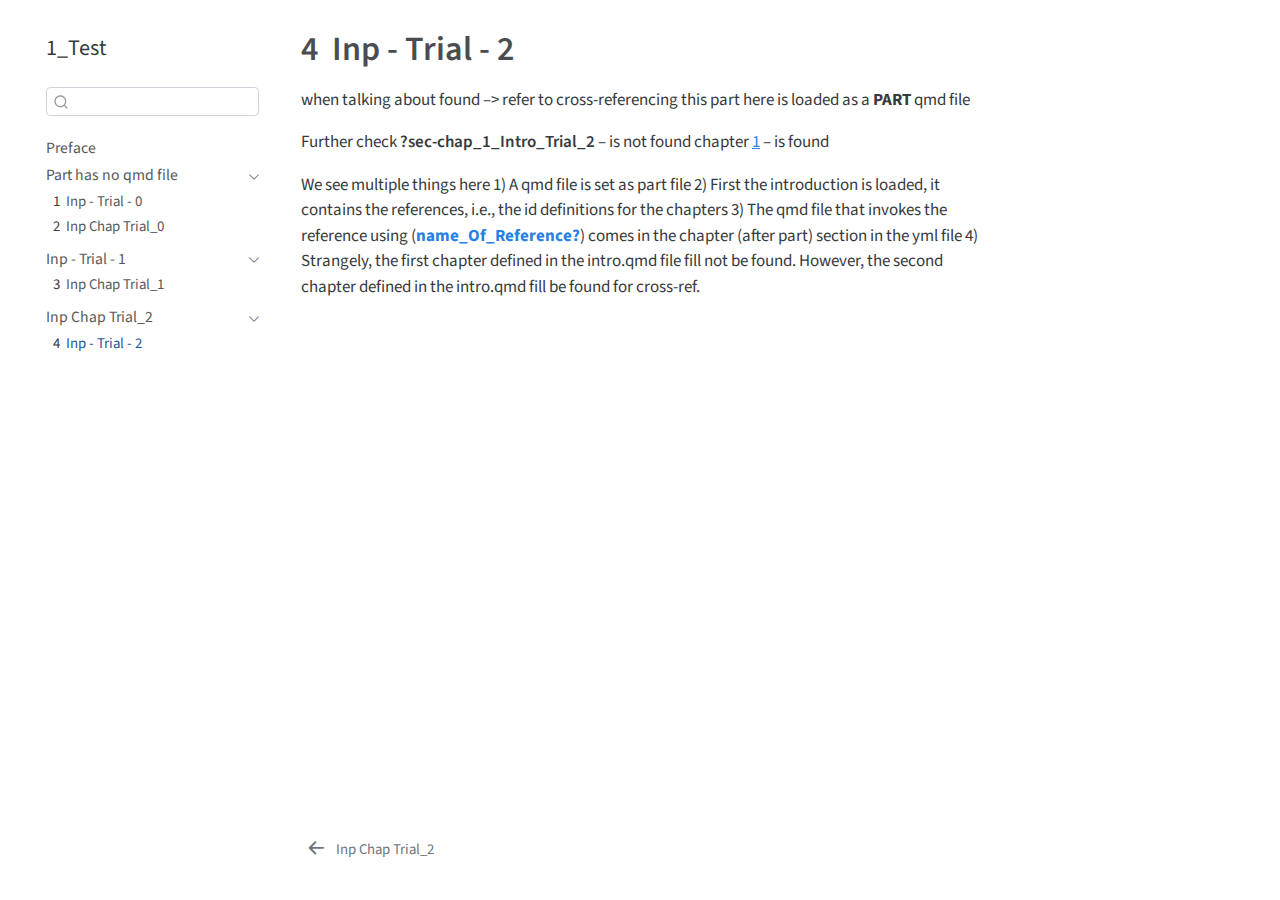
<file: _book/2_Trial/0_Trials.html>
<!DOCTYPE html>
<html xmlns="http://www.w3.org/1999/xhtml" lang="en" xml:lang="en"><head>

<meta charset="utf-8">
<meta name="generator" content="quarto-1.3.333">

<meta name="viewport" content="width=device-width, initial-scale=1.0, user-scalable=yes">


<title>1_Test - 4&nbsp; Inp - Trial - 2</title>
<style>
code{white-space: pre-wrap;}
span.smallcaps{font-variant: small-caps;}
div.columns{display: flex; gap: min(4vw, 1.5em);}
div.column{flex: auto; overflow-x: auto;}
div.hanging-indent{margin-left: 1.5em; text-indent: -1.5em;}
ul.task-list{list-style: none;}
ul.task-list li input[type="checkbox"] {
  width: 0.8em;
  margin: 0 0.8em 0.2em -1em; /* quarto-specific, see https://github.com/quarto-dev/quarto-cli/issues/4556 */ 
  vertical-align: middle;
}
</style>


<script src="../site_libs/quarto-nav/quarto-nav.js"></script>
<script src="../site_libs/quarto-nav/headroom.min.js"></script>
<script src="../site_libs/clipboard/clipboard.min.js"></script>
<script src="../site_libs/quarto-search/autocomplete.umd.js"></script>
<script src="../site_libs/quarto-search/fuse.min.js"></script>
<script src="../site_libs/quarto-search/quarto-search.js"></script>
<meta name="quarto:offset" content="../">
<link href="../2_Trial/1_Introduction.html" rel="prev">
<script src="../site_libs/quarto-html/quarto.js"></script>
<script src="../site_libs/quarto-html/popper.min.js"></script>
<script src="../site_libs/quarto-html/tippy.umd.min.js"></script>
<script src="../site_libs/quarto-html/anchor.min.js"></script>
<link href="../site_libs/quarto-html/tippy.css" rel="stylesheet">
<link href="../site_libs/quarto-html/quarto-syntax-highlighting.css" rel="stylesheet" id="quarto-text-highlighting-styles">
<script src="../site_libs/bootstrap/bootstrap.min.js"></script>
<link href="../site_libs/bootstrap/bootstrap-icons.css" rel="stylesheet">
<link href="../site_libs/bootstrap/bootstrap.min.css" rel="stylesheet" id="quarto-bootstrap" data-mode="light">
<script id="quarto-search-options" type="application/json">{
  "location": "sidebar",
  "copy-button": false,
  "collapse-after": 3,
  "panel-placement": "start",
  "type": "textbox",
  "limit": 20,
  "language": {
    "search-no-results-text": "No results",
    "search-matching-documents-text": "matching documents",
    "search-copy-link-title": "Copy link to search",
    "search-hide-matches-text": "Hide additional matches",
    "search-more-match-text": "more match in this document",
    "search-more-matches-text": "more matches in this document",
    "search-clear-button-title": "Clear",
    "search-detached-cancel-button-title": "Cancel",
    "search-submit-button-title": "Submit"
  }
}</script>


</head>

<body class="nav-sidebar floating">

<div id="quarto-search-results"></div>
  <header id="quarto-header" class="headroom fixed-top">
  <nav class="quarto-secondary-nav">
    <div class="container-fluid d-flex">
      <button type="button" class="quarto-btn-toggle btn" data-bs-toggle="collapse" data-bs-target="#quarto-sidebar,#quarto-sidebar-glass" aria-controls="quarto-sidebar" aria-expanded="false" aria-label="Toggle sidebar navigation" onclick="if (window.quartoToggleHeadroom) { window.quartoToggleHeadroom(); }">
        <i class="bi bi-layout-text-sidebar-reverse"></i>
      </button>
      <nav class="quarto-page-breadcrumbs" aria-label="breadcrumb"><ol class="breadcrumb"><li class="breadcrumb-item"><a href="../2_Trial/1_Introduction.html">Inp Chap Trial_2</a></li><li class="breadcrumb-item"><a href="../2_Trial/0_Trials.html"><span class="chapter-number">4</span>&nbsp; <span class="chapter-title">Inp - Trial - 2</span></a></li></ol></nav>
      <a class="flex-grow-1" role="button" data-bs-toggle="collapse" data-bs-target="#quarto-sidebar,#quarto-sidebar-glass" aria-controls="quarto-sidebar" aria-expanded="false" aria-label="Toggle sidebar navigation" onclick="if (window.quartoToggleHeadroom) { window.quartoToggleHeadroom(); }">      
      </a>
      <button type="button" class="btn quarto-search-button" aria-label="Search" onclick="window.quartoOpenSearch();">
        <i class="bi bi-search"></i>
      </button>
    </div>
  </nav>
</header>
<!-- content -->
<div id="quarto-content" class="quarto-container page-columns page-rows-contents page-layout-article">
<!-- sidebar -->
  <nav id="quarto-sidebar" class="sidebar collapse collapse-horizontal sidebar-navigation floating overflow-auto">
    <div class="pt-lg-2 mt-2 text-left sidebar-header">
    <div class="sidebar-title mb-0 py-0">
      <a href="../">1_Test</a> 
    </div>
      </div>
        <div class="mt-2 flex-shrink-0 align-items-center">
        <div class="sidebar-search">
        <div id="quarto-search" class="" title="Search"></div>
        </div>
        </div>
    <div class="sidebar-menu-container"> 
    <ul class="list-unstyled mt-1">
        <li class="sidebar-item">
  <div class="sidebar-item-container"> 
  <a href="../index.html" class="sidebar-item-text sidebar-link">
 <span class="menu-text">Preface</span></a>
  </div>
</li>
        <li class="sidebar-item sidebar-item-section">
      <div class="sidebar-item-container"> 
            <a class="sidebar-item-text sidebar-link text-start" data-bs-toggle="collapse" data-bs-target="#quarto-sidebar-section-1" aria-expanded="true">
 <span class="menu-text">Part has no qmd file</span></a>
          <a class="sidebar-item-toggle text-start" data-bs-toggle="collapse" data-bs-target="#quarto-sidebar-section-1" aria-expanded="true" aria-label="Toggle section">
            <i class="bi bi-chevron-right ms-2"></i>
          </a> 
      </div>
      <ul id="quarto-sidebar-section-1" class="collapse list-unstyled sidebar-section depth1 show">  
          <li class="sidebar-item">
  <div class="sidebar-item-container"> 
  <a href="../0_Trial/0_Trials.html" class="sidebar-item-text sidebar-link">
 <span class="menu-text"><span class="chapter-number">1</span>&nbsp; <span class="chapter-title">Inp - Trial - 0</span></span></a>
  </div>
</li>
          <li class="sidebar-item">
  <div class="sidebar-item-container"> 
  <a href="../0_Trial/1_Introduction.html" class="sidebar-item-text sidebar-link">
 <span class="menu-text"><span class="chapter-number">2</span>&nbsp; <span class="chapter-title">Inp Chap Trial_0</span></span></a>
  </div>
</li>
      </ul>
  </li>
        <li class="sidebar-item sidebar-item-section">
      <div class="sidebar-item-container"> 
            <a href="../1_Trial/0_Trials.html" class="sidebar-item-text sidebar-link">
 <span class="menu-text">Inp - Trial - 1</span></a>
          <a class="sidebar-item-toggle text-start" data-bs-toggle="collapse" data-bs-target="#quarto-sidebar-section-2" aria-expanded="true" aria-label="Toggle section">
            <i class="bi bi-chevron-right ms-2"></i>
          </a> 
      </div>
      <ul id="quarto-sidebar-section-2" class="collapse list-unstyled sidebar-section depth1 show">  
          <li class="sidebar-item">
  <div class="sidebar-item-container"> 
  <a href="../1_Trial/1_Introduction.html" class="sidebar-item-text sidebar-link">
 <span class="menu-text"><span class="chapter-number">3</span>&nbsp; <span class="chapter-title">Inp Chap Trial_1</span></span></a>
  </div>
</li>
      </ul>
  </li>
        <li class="sidebar-item sidebar-item-section">
      <div class="sidebar-item-container"> 
            <a href="../2_Trial/1_Introduction.html" class="sidebar-item-text sidebar-link">
 <span class="menu-text">Inp Chap Trial_2</span></a>
          <a class="sidebar-item-toggle text-start" data-bs-toggle="collapse" data-bs-target="#quarto-sidebar-section-3" aria-expanded="true" aria-label="Toggle section">
            <i class="bi bi-chevron-right ms-2"></i>
          </a> 
      </div>
      <ul id="quarto-sidebar-section-3" class="collapse list-unstyled sidebar-section depth1 show">  
          <li class="sidebar-item">
  <div class="sidebar-item-container"> 
  <a href="../2_Trial/0_Trials.html" class="sidebar-item-text sidebar-link active">
 <span class="menu-text"><span class="chapter-number">4</span>&nbsp; <span class="chapter-title">Inp - Trial - 2</span></span></a>
  </div>
</li>
      </ul>
  </li>
    </ul>
    </div>
</nav>
<div id="quarto-sidebar-glass" data-bs-toggle="collapse" data-bs-target="#quarto-sidebar,#quarto-sidebar-glass"></div>
<!-- margin-sidebar -->
    <div id="quarto-margin-sidebar" class="sidebar margin-sidebar">
        
    </div>
<!-- main -->
<main class="content" id="quarto-document-content">

<header id="title-block-header" class="quarto-title-block default">
<div class="quarto-title">
<h1 class="title"><span class="chapter-number">4</span>&nbsp; <span class="chapter-title">Inp - Trial - 2</span></h1>
</div>



<div class="quarto-title-meta">

    
  
    
  </div>
  

</header>

<p>when talking about found –&gt; refer to cross-referencing this part here is loaded as a <strong>PART</strong> qmd file</p>
<p>Further check <span class="quarto-unresolved-ref">?sec-chap_1_Intro_Trial_2</span> – is not found chapter <a href="1_Introduction.html"><span>1</span></a> – is found</p>
<p>We see multiple things here 1) A qmd file is set as part file 2) First the introduction is loaded, it contains the references, i.e., the id definitions for the chapters 3) The qmd file that invokes the reference using <span class="citation" data-cites="name_Of_Reference">(<a href="#ref-name_Of_Reference" role="doc-biblioref"><strong>name_Of_Reference?</strong></a>)</span> comes in the chapter (after part) section in the yml file 4) Strangely, the first chapter defined in the intro.qmd file fill not be found. However, the second chapter defined in the intro.qmd fill be found for cross-ref.</p>



</main> <!-- /main -->
<script id="quarto-html-after-body" type="application/javascript">
window.document.addEventListener("DOMContentLoaded", function (event) {
  const toggleBodyColorMode = (bsSheetEl) => {
    const mode = bsSheetEl.getAttribute("data-mode");
    const bodyEl = window.document.querySelector("body");
    if (mode === "dark") {
      bodyEl.classList.add("quarto-dark");
      bodyEl.classList.remove("quarto-light");
    } else {
      bodyEl.classList.add("quarto-light");
      bodyEl.classList.remove("quarto-dark");
    }
  }
  const toggleBodyColorPrimary = () => {
    const bsSheetEl = window.document.querySelector("link#quarto-bootstrap");
    if (bsSheetEl) {
      toggleBodyColorMode(bsSheetEl);
    }
  }
  toggleBodyColorPrimary();  
  const icon = "";
  const anchorJS = new window.AnchorJS();
  anchorJS.options = {
    placement: 'right',
    icon: icon
  };
  anchorJS.add('.anchored');
  const isCodeAnnotation = (el) => {
    for (const clz of el.classList) {
      if (clz.startsWith('code-annotation-')) {                     
        return true;
      }
    }
    return false;
  }
  const clipboard = new window.ClipboardJS('.code-copy-button', {
    text: function(trigger) {
      const codeEl = trigger.previousElementSibling.cloneNode(true);
      for (const childEl of codeEl.children) {
        if (isCodeAnnotation(childEl)) {
          childEl.remove();
        }
      }
      return codeEl.innerText;
    }
  });
  clipboard.on('success', function(e) {
    // button target
    const button = e.trigger;
    // don't keep focus
    button.blur();
    // flash "checked"
    button.classList.add('code-copy-button-checked');
    var currentTitle = button.getAttribute("title");
    button.setAttribute("title", "Copied!");
    let tooltip;
    if (window.bootstrap) {
      button.setAttribute("data-bs-toggle", "tooltip");
      button.setAttribute("data-bs-placement", "left");
      button.setAttribute("data-bs-title", "Copied!");
      tooltip = new bootstrap.Tooltip(button, 
        { trigger: "manual", 
          customClass: "code-copy-button-tooltip",
          offset: [0, -8]});
      tooltip.show();    
    }
    setTimeout(function() {
      if (tooltip) {
        tooltip.hide();
        button.removeAttribute("data-bs-title");
        button.removeAttribute("data-bs-toggle");
        button.removeAttribute("data-bs-placement");
      }
      button.setAttribute("title", currentTitle);
      button.classList.remove('code-copy-button-checked');
    }, 1000);
    // clear code selection
    e.clearSelection();
  });
  function tippyHover(el, contentFn) {
    const config = {
      allowHTML: true,
      content: contentFn,
      maxWidth: 500,
      delay: 100,
      arrow: false,
      appendTo: function(el) {
          return el.parentElement;
      },
      interactive: true,
      interactiveBorder: 10,
      theme: 'quarto',
      placement: 'bottom-start'
    };
    window.tippy(el, config); 
  }
  const noterefs = window.document.querySelectorAll('a[role="doc-noteref"]');
  for (var i=0; i<noterefs.length; i++) {
    const ref = noterefs[i];
    tippyHover(ref, function() {
      // use id or data attribute instead here
      let href = ref.getAttribute('data-footnote-href') || ref.getAttribute('href');
      try { href = new URL(href).hash; } catch {}
      const id = href.replace(/^#\/?/, "");
      const note = window.document.getElementById(id);
      return note.innerHTML;
    });
  }
      let selectedAnnoteEl;
      const selectorForAnnotation = ( cell, annotation) => {
        let cellAttr = 'data-code-cell="' + cell + '"';
        let lineAttr = 'data-code-annotation="' +  annotation + '"';
        const selector = 'span[' + cellAttr + '][' + lineAttr + ']';
        return selector;
      }
      const selectCodeLines = (annoteEl) => {
        const doc = window.document;
        const targetCell = annoteEl.getAttribute("data-target-cell");
        const targetAnnotation = annoteEl.getAttribute("data-target-annotation");
        const annoteSpan = window.document.querySelector(selectorForAnnotation(targetCell, targetAnnotation));
        const lines = annoteSpan.getAttribute("data-code-lines").split(",");
        const lineIds = lines.map((line) => {
          return targetCell + "-" + line;
        })
        let top = null;
        let height = null;
        let parent = null;
        if (lineIds.length > 0) {
            //compute the position of the single el (top and bottom and make a div)
            const el = window.document.getElementById(lineIds[0]);
            top = el.offsetTop;
            height = el.offsetHeight;
            parent = el.parentElement.parentElement;
          if (lineIds.length > 1) {
            const lastEl = window.document.getElementById(lineIds[lineIds.length - 1]);
            const bottom = lastEl.offsetTop + lastEl.offsetHeight;
            height = bottom - top;
          }
          if (top !== null && height !== null && parent !== null) {
            // cook up a div (if necessary) and position it 
            let div = window.document.getElementById("code-annotation-line-highlight");
            if (div === null) {
              div = window.document.createElement("div");
              div.setAttribute("id", "code-annotation-line-highlight");
              div.style.position = 'absolute';
              parent.appendChild(div);
            }
            div.style.top = top - 2 + "px";
            div.style.height = height + 4 + "px";
            let gutterDiv = window.document.getElementById("code-annotation-line-highlight-gutter");
            if (gutterDiv === null) {
              gutterDiv = window.document.createElement("div");
              gutterDiv.setAttribute("id", "code-annotation-line-highlight-gutter");
              gutterDiv.style.position = 'absolute';
              const codeCell = window.document.getElementById(targetCell);
              const gutter = codeCell.querySelector('.code-annotation-gutter');
              gutter.appendChild(gutterDiv);
            }
            gutterDiv.style.top = top - 2 + "px";
            gutterDiv.style.height = height + 4 + "px";
          }
          selectedAnnoteEl = annoteEl;
        }
      };
      const unselectCodeLines = () => {
        const elementsIds = ["code-annotation-line-highlight", "code-annotation-line-highlight-gutter"];
        elementsIds.forEach((elId) => {
          const div = window.document.getElementById(elId);
          if (div) {
            div.remove();
          }
        });
        selectedAnnoteEl = undefined;
      };
      // Attach click handler to the DT
      const annoteDls = window.document.querySelectorAll('dt[data-target-cell]');
      for (const annoteDlNode of annoteDls) {
        annoteDlNode.addEventListener('click', (event) => {
          const clickedEl = event.target;
          if (clickedEl !== selectedAnnoteEl) {
            unselectCodeLines();
            const activeEl = window.document.querySelector('dt[data-target-cell].code-annotation-active');
            if (activeEl) {
              activeEl.classList.remove('code-annotation-active');
            }
            selectCodeLines(clickedEl);
            clickedEl.classList.add('code-annotation-active');
          } else {
            // Unselect the line
            unselectCodeLines();
            clickedEl.classList.remove('code-annotation-active');
          }
        });
      }
  const findCites = (el) => {
    const parentEl = el.parentElement;
    if (parentEl) {
      const cites = parentEl.dataset.cites;
      if (cites) {
        return {
          el,
          cites: cites.split(' ')
        };
      } else {
        return findCites(el.parentElement)
      }
    } else {
      return undefined;
    }
  };
  var bibliorefs = window.document.querySelectorAll('a[role="doc-biblioref"]');
  for (var i=0; i<bibliorefs.length; i++) {
    const ref = bibliorefs[i];
    const citeInfo = findCites(ref);
    if (citeInfo) {
      tippyHover(citeInfo.el, function() {
        var popup = window.document.createElement('div');
        citeInfo.cites.forEach(function(cite) {
          var citeDiv = window.document.createElement('div');
          citeDiv.classList.add('hanging-indent');
          citeDiv.classList.add('csl-entry');
          var biblioDiv = window.document.getElementById('ref-' + cite);
          if (biblioDiv) {
            citeDiv.innerHTML = biblioDiv.innerHTML;
          }
          popup.appendChild(citeDiv);
        });
        return popup.innerHTML;
      });
    }
  }
});
</script>
<nav class="page-navigation">
  <div class="nav-page nav-page-previous">
      <a href="../2_Trial/1_Introduction.html" class="pagination-link">
        <i class="bi bi-arrow-left-short"></i> <span class="nav-page-text">Inp Chap Trial_2</span>
      </a>          
  </div>
  <div class="nav-page nav-page-next">
  </div>
</nav>
</div> <!-- /content -->



</body></html>
</file>
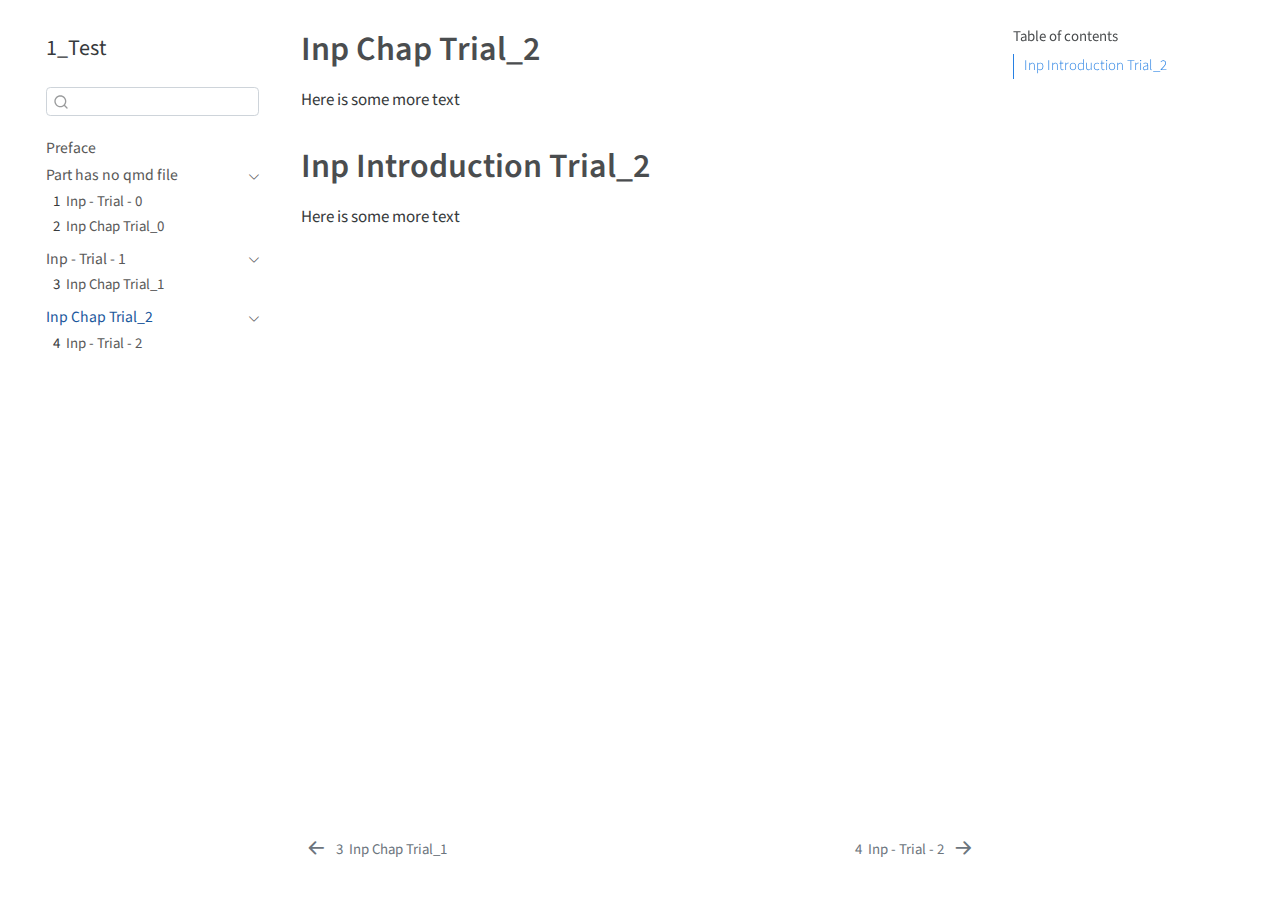
<file: _book/2_Trial/1_Introduction.html>
<!DOCTYPE html>
<html xmlns="http://www.w3.org/1999/xhtml" lang="en" xml:lang="en"><head>

<meta charset="utf-8">
<meta name="generator" content="quarto-1.3.333">

<meta name="viewport" content="width=device-width, initial-scale=1.0, user-scalable=yes">


<title>1_Test - Inp Chap Trial_2</title>
<style>
code{white-space: pre-wrap;}
span.smallcaps{font-variant: small-caps;}
div.columns{display: flex; gap: min(4vw, 1.5em);}
div.column{flex: auto; overflow-x: auto;}
div.hanging-indent{margin-left: 1.5em; text-indent: -1.5em;}
ul.task-list{list-style: none;}
ul.task-list li input[type="checkbox"] {
  width: 0.8em;
  margin: 0 0.8em 0.2em -1em; /* quarto-specific, see https://github.com/quarto-dev/quarto-cli/issues/4556 */ 
  vertical-align: middle;
}
</style>


<script src="../site_libs/quarto-nav/quarto-nav.js"></script>
<script src="../site_libs/quarto-nav/headroom.min.js"></script>
<script src="../site_libs/clipboard/clipboard.min.js"></script>
<script src="../site_libs/quarto-search/autocomplete.umd.js"></script>
<script src="../site_libs/quarto-search/fuse.min.js"></script>
<script src="../site_libs/quarto-search/quarto-search.js"></script>
<meta name="quarto:offset" content="../">
<link href="../2_Trial/0_Trials.html" rel="next">
<link href="../1_Trial/1_Introduction.html" rel="prev">
<script src="../site_libs/quarto-html/quarto.js"></script>
<script src="../site_libs/quarto-html/popper.min.js"></script>
<script src="../site_libs/quarto-html/tippy.umd.min.js"></script>
<script src="../site_libs/quarto-html/anchor.min.js"></script>
<link href="../site_libs/quarto-html/tippy.css" rel="stylesheet">
<link href="../site_libs/quarto-html/quarto-syntax-highlighting.css" rel="stylesheet" id="quarto-text-highlighting-styles">
<script src="../site_libs/bootstrap/bootstrap.min.js"></script>
<link href="../site_libs/bootstrap/bootstrap-icons.css" rel="stylesheet">
<link href="../site_libs/bootstrap/bootstrap.min.css" rel="stylesheet" id="quarto-bootstrap" data-mode="light">
<script id="quarto-search-options" type="application/json">{
  "location": "sidebar",
  "copy-button": false,
  "collapse-after": 3,
  "panel-placement": "start",
  "type": "textbox",
  "limit": 20,
  "language": {
    "search-no-results-text": "No results",
    "search-matching-documents-text": "matching documents",
    "search-copy-link-title": "Copy link to search",
    "search-hide-matches-text": "Hide additional matches",
    "search-more-match-text": "more match in this document",
    "search-more-matches-text": "more matches in this document",
    "search-clear-button-title": "Clear",
    "search-detached-cancel-button-title": "Cancel",
    "search-submit-button-title": "Submit"
  }
}</script>


</head>

<body class="nav-sidebar floating">

<div id="quarto-search-results"></div>
  <header id="quarto-header" class="headroom fixed-top">
  <nav class="quarto-secondary-nav">
    <div class="container-fluid d-flex">
      <button type="button" class="quarto-btn-toggle btn" data-bs-toggle="collapse" data-bs-target="#quarto-sidebar,#quarto-sidebar-glass" aria-controls="quarto-sidebar" aria-expanded="false" aria-label="Toggle sidebar navigation" onclick="if (window.quartoToggleHeadroom) { window.quartoToggleHeadroom(); }">
        <i class="bi bi-layout-text-sidebar-reverse"></i>
      </button>
      <nav class="quarto-page-breadcrumbs" aria-label="breadcrumb"><ol class="breadcrumb"><li class="breadcrumb-item"><a href="../2_Trial/1_Introduction.html">Inp Chap Trial_2</a></li></ol></nav>
      <a class="flex-grow-1" role="button" data-bs-toggle="collapse" data-bs-target="#quarto-sidebar,#quarto-sidebar-glass" aria-controls="quarto-sidebar" aria-expanded="false" aria-label="Toggle sidebar navigation" onclick="if (window.quartoToggleHeadroom) { window.quartoToggleHeadroom(); }">      
      </a>
      <button type="button" class="btn quarto-search-button" aria-label="Search" onclick="window.quartoOpenSearch();">
        <i class="bi bi-search"></i>
      </button>
    </div>
  </nav>
</header>
<!-- content -->
<div id="quarto-content" class="quarto-container page-columns page-rows-contents page-layout-article">
<!-- sidebar -->
  <nav id="quarto-sidebar" class="sidebar collapse collapse-horizontal sidebar-navigation floating overflow-auto">
    <div class="pt-lg-2 mt-2 text-left sidebar-header">
    <div class="sidebar-title mb-0 py-0">
      <a href="../">1_Test</a> 
    </div>
      </div>
        <div class="mt-2 flex-shrink-0 align-items-center">
        <div class="sidebar-search">
        <div id="quarto-search" class="" title="Search"></div>
        </div>
        </div>
    <div class="sidebar-menu-container"> 
    <ul class="list-unstyled mt-1">
        <li class="sidebar-item">
  <div class="sidebar-item-container"> 
  <a href="../index.html" class="sidebar-item-text sidebar-link">
 <span class="menu-text">Preface</span></a>
  </div>
</li>
        <li class="sidebar-item sidebar-item-section">
      <div class="sidebar-item-container"> 
            <a class="sidebar-item-text sidebar-link text-start" data-bs-toggle="collapse" data-bs-target="#quarto-sidebar-section-1" aria-expanded="true">
 <span class="menu-text">Part has no qmd file</span></a>
          <a class="sidebar-item-toggle text-start" data-bs-toggle="collapse" data-bs-target="#quarto-sidebar-section-1" aria-expanded="true" aria-label="Toggle section">
            <i class="bi bi-chevron-right ms-2"></i>
          </a> 
      </div>
      <ul id="quarto-sidebar-section-1" class="collapse list-unstyled sidebar-section depth1 show">  
          <li class="sidebar-item">
  <div class="sidebar-item-container"> 
  <a href="../0_Trial/0_Trials.html" class="sidebar-item-text sidebar-link">
 <span class="menu-text"><span class="chapter-number">1</span>&nbsp; <span class="chapter-title">Inp - Trial - 0</span></span></a>
  </div>
</li>
          <li class="sidebar-item">
  <div class="sidebar-item-container"> 
  <a href="../0_Trial/1_Introduction.html" class="sidebar-item-text sidebar-link">
 <span class="menu-text"><span class="chapter-number">2</span>&nbsp; <span class="chapter-title">Inp Chap Trial_0</span></span></a>
  </div>
</li>
      </ul>
  </li>
        <li class="sidebar-item sidebar-item-section">
      <div class="sidebar-item-container"> 
            <a href="../1_Trial/0_Trials.html" class="sidebar-item-text sidebar-link">
 <span class="menu-text">Inp - Trial - 1</span></a>
          <a class="sidebar-item-toggle text-start" data-bs-toggle="collapse" data-bs-target="#quarto-sidebar-section-2" aria-expanded="true" aria-label="Toggle section">
            <i class="bi bi-chevron-right ms-2"></i>
          </a> 
      </div>
      <ul id="quarto-sidebar-section-2" class="collapse list-unstyled sidebar-section depth1 show">  
          <li class="sidebar-item">
  <div class="sidebar-item-container"> 
  <a href="../1_Trial/1_Introduction.html" class="sidebar-item-text sidebar-link">
 <span class="menu-text"><span class="chapter-number">3</span>&nbsp; <span class="chapter-title">Inp Chap Trial_1</span></span></a>
  </div>
</li>
      </ul>
  </li>
        <li class="sidebar-item sidebar-item-section">
      <div class="sidebar-item-container"> 
            <a href="../2_Trial/1_Introduction.html" class="sidebar-item-text sidebar-link active">
 <span class="menu-text">Inp Chap Trial_2</span></a>
          <a class="sidebar-item-toggle text-start" data-bs-toggle="collapse" data-bs-target="#quarto-sidebar-section-3" aria-expanded="true" aria-label="Toggle section">
            <i class="bi bi-chevron-right ms-2"></i>
          </a> 
      </div>
      <ul id="quarto-sidebar-section-3" class="collapse list-unstyled sidebar-section depth1 show">  
          <li class="sidebar-item">
  <div class="sidebar-item-container"> 
  <a href="../2_Trial/0_Trials.html" class="sidebar-item-text sidebar-link">
 <span class="menu-text"><span class="chapter-number">4</span>&nbsp; <span class="chapter-title">Inp - Trial - 2</span></span></a>
  </div>
</li>
      </ul>
  </li>
    </ul>
    </div>
</nav>
<div id="quarto-sidebar-glass" data-bs-toggle="collapse" data-bs-target="#quarto-sidebar,#quarto-sidebar-glass"></div>
<!-- margin-sidebar -->
    <div id="quarto-margin-sidebar" class="sidebar margin-sidebar">
        <nav id="TOC" role="doc-toc" class="toc-active">
    <h2 id="toc-title">Table of contents</h2>
   
  <ul>
  <li><a href="#sec-chap_1_Abc_Trial_2" id="toc-sec-chap_1_Abc_Trial_2" class="nav-link active" data-scroll-target="#sec-chap_1_Abc_Trial_2">Inp Introduction Trial_2</a></li>
  </ul>
</nav>
    </div>
<!-- main -->
<main class="content" id="quarto-document-content">

<header id="title-block-header" class="quarto-title-block default">
<div class="quarto-title">
<h1 class="title"><span id="sec-chap_1_Intro_Trial_2" class="quarto-section-identifier">Inp Chap Trial_2</span></h1>
</div>



<div class="quarto-title-meta">

    
  
    
  </div>
  

</header>

<p>Here is some more text</p>
<section id="sec-chap_1_Abc_Trial_2" class="level1">
<h1>Inp Introduction Trial_2</h1>
<p>Here is some more text</p>


</section>

</main> <!-- /main -->
<script id="quarto-html-after-body" type="application/javascript">
window.document.addEventListener("DOMContentLoaded", function (event) {
  const toggleBodyColorMode = (bsSheetEl) => {
    const mode = bsSheetEl.getAttribute("data-mode");
    const bodyEl = window.document.querySelector("body");
    if (mode === "dark") {
      bodyEl.classList.add("quarto-dark");
      bodyEl.classList.remove("quarto-light");
    } else {
      bodyEl.classList.add("quarto-light");
      bodyEl.classList.remove("quarto-dark");
    }
  }
  const toggleBodyColorPrimary = () => {
    const bsSheetEl = window.document.querySelector("link#quarto-bootstrap");
    if (bsSheetEl) {
      toggleBodyColorMode(bsSheetEl);
    }
  }
  toggleBodyColorPrimary();  
  const icon = "";
  const anchorJS = new window.AnchorJS();
  anchorJS.options = {
    placement: 'right',
    icon: icon
  };
  anchorJS.add('.anchored');
  const isCodeAnnotation = (el) => {
    for (const clz of el.classList) {
      if (clz.startsWith('code-annotation-')) {                     
        return true;
      }
    }
    return false;
  }
  const clipboard = new window.ClipboardJS('.code-copy-button', {
    text: function(trigger) {
      const codeEl = trigger.previousElementSibling.cloneNode(true);
      for (const childEl of codeEl.children) {
        if (isCodeAnnotation(childEl)) {
          childEl.remove();
        }
      }
      return codeEl.innerText;
    }
  });
  clipboard.on('success', function(e) {
    // button target
    const button = e.trigger;
    // don't keep focus
    button.blur();
    // flash "checked"
    button.classList.add('code-copy-button-checked');
    var currentTitle = button.getAttribute("title");
    button.setAttribute("title", "Copied!");
    let tooltip;
    if (window.bootstrap) {
      button.setAttribute("data-bs-toggle", "tooltip");
      button.setAttribute("data-bs-placement", "left");
      button.setAttribute("data-bs-title", "Copied!");
      tooltip = new bootstrap.Tooltip(button, 
        { trigger: "manual", 
          customClass: "code-copy-button-tooltip",
          offset: [0, -8]});
      tooltip.show();    
    }
    setTimeout(function() {
      if (tooltip) {
        tooltip.hide();
        button.removeAttribute("data-bs-title");
        button.removeAttribute("data-bs-toggle");
        button.removeAttribute("data-bs-placement");
      }
      button.setAttribute("title", currentTitle);
      button.classList.remove('code-copy-button-checked');
    }, 1000);
    // clear code selection
    e.clearSelection();
  });
  function tippyHover(el, contentFn) {
    const config = {
      allowHTML: true,
      content: contentFn,
      maxWidth: 500,
      delay: 100,
      arrow: false,
      appendTo: function(el) {
          return el.parentElement;
      },
      interactive: true,
      interactiveBorder: 10,
      theme: 'quarto',
      placement: 'bottom-start'
    };
    window.tippy(el, config); 
  }
  const noterefs = window.document.querySelectorAll('a[role="doc-noteref"]');
  for (var i=0; i<noterefs.length; i++) {
    const ref = noterefs[i];
    tippyHover(ref, function() {
      // use id or data attribute instead here
      let href = ref.getAttribute('data-footnote-href') || ref.getAttribute('href');
      try { href = new URL(href).hash; } catch {}
      const id = href.replace(/^#\/?/, "");
      const note = window.document.getElementById(id);
      return note.innerHTML;
    });
  }
      let selectedAnnoteEl;
      const selectorForAnnotation = ( cell, annotation) => {
        let cellAttr = 'data-code-cell="' + cell + '"';
        let lineAttr = 'data-code-annotation="' +  annotation + '"';
        const selector = 'span[' + cellAttr + '][' + lineAttr + ']';
        return selector;
      }
      const selectCodeLines = (annoteEl) => {
        const doc = window.document;
        const targetCell = annoteEl.getAttribute("data-target-cell");
        const targetAnnotation = annoteEl.getAttribute("data-target-annotation");
        const annoteSpan = window.document.querySelector(selectorForAnnotation(targetCell, targetAnnotation));
        const lines = annoteSpan.getAttribute("data-code-lines").split(",");
        const lineIds = lines.map((line) => {
          return targetCell + "-" + line;
        })
        let top = null;
        let height = null;
        let parent = null;
        if (lineIds.length > 0) {
            //compute the position of the single el (top and bottom and make a div)
            const el = window.document.getElementById(lineIds[0]);
            top = el.offsetTop;
            height = el.offsetHeight;
            parent = el.parentElement.parentElement;
          if (lineIds.length > 1) {
            const lastEl = window.document.getElementById(lineIds[lineIds.length - 1]);
            const bottom = lastEl.offsetTop + lastEl.offsetHeight;
            height = bottom - top;
          }
          if (top !== null && height !== null && parent !== null) {
            // cook up a div (if necessary) and position it 
            let div = window.document.getElementById("code-annotation-line-highlight");
            if (div === null) {
              div = window.document.createElement("div");
              div.setAttribute("id", "code-annotation-line-highlight");
              div.style.position = 'absolute';
              parent.appendChild(div);
            }
            div.style.top = top - 2 + "px";
            div.style.height = height + 4 + "px";
            let gutterDiv = window.document.getElementById("code-annotation-line-highlight-gutter");
            if (gutterDiv === null) {
              gutterDiv = window.document.createElement("div");
              gutterDiv.setAttribute("id", "code-annotation-line-highlight-gutter");
              gutterDiv.style.position = 'absolute';
              const codeCell = window.document.getElementById(targetCell);
              const gutter = codeCell.querySelector('.code-annotation-gutter');
              gutter.appendChild(gutterDiv);
            }
            gutterDiv.style.top = top - 2 + "px";
            gutterDiv.style.height = height + 4 + "px";
          }
          selectedAnnoteEl = annoteEl;
        }
      };
      const unselectCodeLines = () => {
        const elementsIds = ["code-annotation-line-highlight", "code-annotation-line-highlight-gutter"];
        elementsIds.forEach((elId) => {
          const div = window.document.getElementById(elId);
          if (div) {
            div.remove();
          }
        });
        selectedAnnoteEl = undefined;
      };
      // Attach click handler to the DT
      const annoteDls = window.document.querySelectorAll('dt[data-target-cell]');
      for (const annoteDlNode of annoteDls) {
        annoteDlNode.addEventListener('click', (event) => {
          const clickedEl = event.target;
          if (clickedEl !== selectedAnnoteEl) {
            unselectCodeLines();
            const activeEl = window.document.querySelector('dt[data-target-cell].code-annotation-active');
            if (activeEl) {
              activeEl.classList.remove('code-annotation-active');
            }
            selectCodeLines(clickedEl);
            clickedEl.classList.add('code-annotation-active');
          } else {
            // Unselect the line
            unselectCodeLines();
            clickedEl.classList.remove('code-annotation-active');
          }
        });
      }
  const findCites = (el) => {
    const parentEl = el.parentElement;
    if (parentEl) {
      const cites = parentEl.dataset.cites;
      if (cites) {
        return {
          el,
          cites: cites.split(' ')
        };
      } else {
        return findCites(el.parentElement)
      }
    } else {
      return undefined;
    }
  };
  var bibliorefs = window.document.querySelectorAll('a[role="doc-biblioref"]');
  for (var i=0; i<bibliorefs.length; i++) {
    const ref = bibliorefs[i];
    const citeInfo = findCites(ref);
    if (citeInfo) {
      tippyHover(citeInfo.el, function() {
        var popup = window.document.createElement('div');
        citeInfo.cites.forEach(function(cite) {
          var citeDiv = window.document.createElement('div');
          citeDiv.classList.add('hanging-indent');
          citeDiv.classList.add('csl-entry');
          var biblioDiv = window.document.getElementById('ref-' + cite);
          if (biblioDiv) {
            citeDiv.innerHTML = biblioDiv.innerHTML;
          }
          popup.appendChild(citeDiv);
        });
        return popup.innerHTML;
      });
    }
  }
});
</script>
<nav class="page-navigation">
  <div class="nav-page nav-page-previous">
      <a href="../1_Trial/1_Introduction.html" class="pagination-link">
        <i class="bi bi-arrow-left-short"></i> <span class="nav-page-text"><span class="chapter-number">3</span>&nbsp; <span class="chapter-title">Inp Chap Trial_1</span></span>
      </a>          
  </div>
  <div class="nav-page nav-page-next">
      <a href="../2_Trial/0_Trials.html" class="pagination-link">
        <span class="nav-page-text"><span class="chapter-number">4</span>&nbsp; <span class="chapter-title">Inp - Trial - 2</span></span> <i class="bi bi-arrow-right-short"></i>
      </a>
  </div>
</nav>
</div> <!-- /content -->



</body></html>
</file>
<file: site_libs/quarto-html/tippy.css>
.tippy-box[data-animation=fade][data-state=hidden]{opacity:0}[data-tippy-root]{max-width:calc(100vw - 10px)}.tippy-box{position:relative;background-color:#333;color:#fff;border-radius:4px;font-size:14px;line-height:1.4;white-space:normal;outline:0;transition-property:transform,visibility,opacity}.tippy-box[data-placement^=top]>.tippy-arrow{bottom:0}.tippy-box[data-placement^=top]>.tippy-arrow:before{bottom:-7px;left:0;border-width:8px 8px 0;border-top-color:initial;transform-origin:center top}.tippy-box[data-placement^=bottom]>.tippy-arrow{top:0}.tippy-box[data-placement^=bottom]>.tippy-arrow:before{top:-7px;left:0;border-width:0 8px 8px;border-bottom-color:initial;transform-origin:center bottom}.tippy-box[data-placement^=left]>.tippy-arrow{right:0}.tippy-box[data-placement^=left]>.tippy-arrow:before{border-width:8px 0 8px 8px;border-left-color:initial;right:-7px;transform-origin:center left}.tippy-box[data-placement^=right]>.tippy-arrow{left:0}.tippy-box[data-placement^=right]>.tippy-arrow:before{left:-7px;border-width:8px 8px 8px 0;border-right-color:initial;transform-origin:center right}.tippy-box[data-inertia][data-state=visible]{transition-timing-function:cubic-bezier(.54,1.5,.38,1.11)}.tippy-arrow{width:16px;height:16px;color:#333}.tippy-arrow:before{content:"";position:absolute;border-color:transparent;border-style:solid}.tippy-content{position:relative;padding:5px 9px;z-index:1}
</file>
<file: site_libs/quarto-html/quarto-syntax-highlighting.css>
/* quarto syntax highlight colors */
:root {
  --quarto-hl-ot-color: #003B4F;
  --quarto-hl-at-color: #657422;
  --quarto-hl-ss-color: #20794D;
  --quarto-hl-an-color: #5E5E5E;
  --quarto-hl-fu-color: #4758AB;
  --quarto-hl-st-color: #20794D;
  --quarto-hl-cf-color: #003B4F;
  --quarto-hl-op-color: #5E5E5E;
  --quarto-hl-er-color: #AD0000;
  --quarto-hl-bn-color: #AD0000;
  --quarto-hl-al-color: #AD0000;
  --quarto-hl-va-color: #111111;
  --quarto-hl-bu-color: inherit;
  --quarto-hl-ex-color: inherit;
  --quarto-hl-pp-color: #AD0000;
  --quarto-hl-in-color: #5E5E5E;
  --quarto-hl-vs-color: #20794D;
  --quarto-hl-wa-color: #5E5E5E;
  --quarto-hl-do-color: #5E5E5E;
  --quarto-hl-im-color: #00769E;
  --quarto-hl-ch-color: #20794D;
  --quarto-hl-dt-color: #AD0000;
  --quarto-hl-fl-color: #AD0000;
  --quarto-hl-co-color: #5E5E5E;
  --quarto-hl-cv-color: #5E5E5E;
  --quarto-hl-cn-color: #8f5902;
  --quarto-hl-sc-color: #5E5E5E;
  --quarto-hl-dv-color: #AD0000;
  --quarto-hl-kw-color: #003B4F;
}

/* other quarto variables */
:root {
  --quarto-font-monospace: SFMono-Regular, Menlo, Monaco, Consolas, "Liberation Mono", "Courier New", monospace;
}

pre > code.sourceCode > span {
  color: #003B4F;
}

code span {
  color: #003B4F;
}

code.sourceCode > span {
  color: #003B4F;
}

div.sourceCode,
div.sourceCode pre.sourceCode {
  color: #003B4F;
}

code span.ot {
  color: #003B4F;
  font-style: inherit;
}

code span.at {
  color: #657422;
  font-style: inherit;
}

code span.ss {
  color: #20794D;
  font-style: inherit;
}

code span.an {
  color: #5E5E5E;
  font-style: inherit;
}

code span.fu {
  color: #4758AB;
  font-style: inherit;
}

code span.st {
  color: #20794D;
  font-style: inherit;
}

code span.cf {
  color: #003B4F;
  font-style: inherit;
}

code span.op {
  color: #5E5E5E;
  font-style: inherit;
}

code span.er {
  color: #AD0000;
  font-style: inherit;
}

code span.bn {
  color: #AD0000;
  font-style: inherit;
}

code span.al {
  color: #AD0000;
  font-style: inherit;
}

code span.va {
  color: #111111;
  font-style: inherit;
}

code span.bu {
  font-style: inherit;
}

code span.ex {
  font-style: inherit;
}

code span.pp {
  color: #AD0000;
  font-style: inherit;
}

code span.in {
  color: #5E5E5E;
  font-style: inherit;
}

code span.vs {
  color: #20794D;
  font-style: inherit;
}

code span.wa {
  color: #5E5E5E;
  font-style: italic;
}

code span.do {
  color: #5E5E5E;
  font-style: italic;
}

code span.im {
  color: #00769E;
  font-style: inherit;
}

code span.ch {
  color: #20794D;
  font-style: inherit;
}

code span.dt {
  color: #AD0000;
  font-style: inherit;
}

code span.fl {
  color: #AD0000;
  font-style: inherit;
}

code span.co {
  color: #5E5E5E;
  font-style: inherit;
}

code span.cv {
  color: #5E5E5E;
  font-style: italic;
}

code span.cn {
  color: #8f5902;
  font-style: inherit;
}

code span.sc {
  color: #5E5E5E;
  font-style: inherit;
}

code span.dv {
  color: #AD0000;
  font-style: inherit;
}

code span.kw {
  color: #003B4F;
  font-style: inherit;
}

.prevent-inlining {
  content: "</";
}

/*# sourceMappingURL=debc5d5d77c3f9108843748ff7464032.css.map */
</file>
<file: _book/site_libs/quarto-html/tippy.css>
.tippy-box[data-animation=fade][data-state=hidden]{opacity:0}[data-tippy-root]{max-width:calc(100vw - 10px)}.tippy-box{position:relative;background-color:#333;color:#fff;border-radius:4px;font-size:14px;line-height:1.4;white-space:normal;outline:0;transition-property:transform,visibility,opacity}.tippy-box[data-placement^=top]>.tippy-arrow{bottom:0}.tippy-box[data-placement^=top]>.tippy-arrow:before{bottom:-7px;left:0;border-width:8px 8px 0;border-top-color:initial;transform-origin:center top}.tippy-box[data-placement^=bottom]>.tippy-arrow{top:0}.tippy-box[data-placement^=bottom]>.tippy-arrow:before{top:-7px;left:0;border-width:0 8px 8px;border-bottom-color:initial;transform-origin:center bottom}.tippy-box[data-placement^=left]>.tippy-arrow{right:0}.tippy-box[data-placement^=left]>.tippy-arrow:before{border-width:8px 0 8px 8px;border-left-color:initial;right:-7px;transform-origin:center left}.tippy-box[data-placement^=right]>.tippy-arrow{left:0}.tippy-box[data-placement^=right]>.tippy-arrow:before{left:-7px;border-width:8px 8px 8px 0;border-right-color:initial;transform-origin:center right}.tippy-box[data-inertia][data-state=visible]{transition-timing-function:cubic-bezier(.54,1.5,.38,1.11)}.tippy-arrow{width:16px;height:16px;color:#333}.tippy-arrow:before{content:"";position:absolute;border-color:transparent;border-style:solid}.tippy-content{position:relative;padding:5px 9px;z-index:1}
</file>
<file: _book/site_libs/quarto-html/quarto-syntax-highlighting.css>
/* quarto syntax highlight colors */
:root {
  --quarto-hl-ot-color: #003B4F;
  --quarto-hl-at-color: #657422;
  --quarto-hl-ss-color: #20794D;
  --quarto-hl-an-color: #5E5E5E;
  --quarto-hl-fu-color: #4758AB;
  --quarto-hl-st-color: #20794D;
  --quarto-hl-cf-color: #003B4F;
  --quarto-hl-op-color: #5E5E5E;
  --quarto-hl-er-color: #AD0000;
  --quarto-hl-bn-color: #AD0000;
  --quarto-hl-al-color: #AD0000;
  --quarto-hl-va-color: #111111;
  --quarto-hl-bu-color: inherit;
  --quarto-hl-ex-color: inherit;
  --quarto-hl-pp-color: #AD0000;
  --quarto-hl-in-color: #5E5E5E;
  --quarto-hl-vs-color: #20794D;
  --quarto-hl-wa-color: #5E5E5E;
  --quarto-hl-do-color: #5E5E5E;
  --quarto-hl-im-color: #00769E;
  --quarto-hl-ch-color: #20794D;
  --quarto-hl-dt-color: #AD0000;
  --quarto-hl-fl-color: #AD0000;
  --quarto-hl-co-color: #5E5E5E;
  --quarto-hl-cv-color: #5E5E5E;
  --quarto-hl-cn-color: #8f5902;
  --quarto-hl-sc-color: #5E5E5E;
  --quarto-hl-dv-color: #AD0000;
  --quarto-hl-kw-color: #003B4F;
}

/* other quarto variables */
:root {
  --quarto-font-monospace: SFMono-Regular, Menlo, Monaco, Consolas, "Liberation Mono", "Courier New", monospace;
}

pre > code.sourceCode > span {
  color: #003B4F;
}

code span {
  color: #003B4F;
}

code.sourceCode > span {
  color: #003B4F;
}

div.sourceCode,
div.sourceCode pre.sourceCode {
  color: #003B4F;
}

code span.ot {
  color: #003B4F;
  font-style: inherit;
}

code span.at {
  color: #657422;
  font-style: inherit;
}

code span.ss {
  color: #20794D;
  font-style: inherit;
}

code span.an {
  color: #5E5E5E;
  font-style: inherit;
}

code span.fu {
  color: #4758AB;
  font-style: inherit;
}

code span.st {
  color: #20794D;
  font-style: inherit;
}

code span.cf {
  color: #003B4F;
  font-style: inherit;
}

code span.op {
  color: #5E5E5E;
  font-style: inherit;
}

code span.er {
  color: #AD0000;
  font-style: inherit;
}

code span.bn {
  color: #AD0000;
  font-style: inherit;
}

code span.al {
  color: #AD0000;
  font-style: inherit;
}

code span.va {
  color: #111111;
  font-style: inherit;
}

code span.bu {
  font-style: inherit;
}

code span.ex {
  font-style: inherit;
}

code span.pp {
  color: #AD0000;
  font-style: inherit;
}

code span.in {
  color: #5E5E5E;
  font-style: inherit;
}

code span.vs {
  color: #20794D;
  font-style: inherit;
}

code span.wa {
  color: #5E5E5E;
  font-style: italic;
}

code span.do {
  color: #5E5E5E;
  font-style: italic;
}

code span.im {
  color: #00769E;
  font-style: inherit;
}

code span.ch {
  color: #20794D;
  font-style: inherit;
}

code span.dt {
  color: #AD0000;
  font-style: inherit;
}

code span.fl {
  color: #AD0000;
  font-style: inherit;
}

code span.co {
  color: #5E5E5E;
  font-style: inherit;
}

code span.cv {
  color: #5E5E5E;
  font-style: italic;
}

code span.cn {
  color: #8f5902;
  font-style: inherit;
}

code span.sc {
  color: #5E5E5E;
  font-style: inherit;
}

code span.dv {
  color: #AD0000;
  font-style: inherit;
}

code span.kw {
  color: #003B4F;
  font-style: inherit;
}

.prevent-inlining {
  content: "</";
}

/*# sourceMappingURL=debc5d5d77c3f9108843748ff7464032.css.map */
</file>
